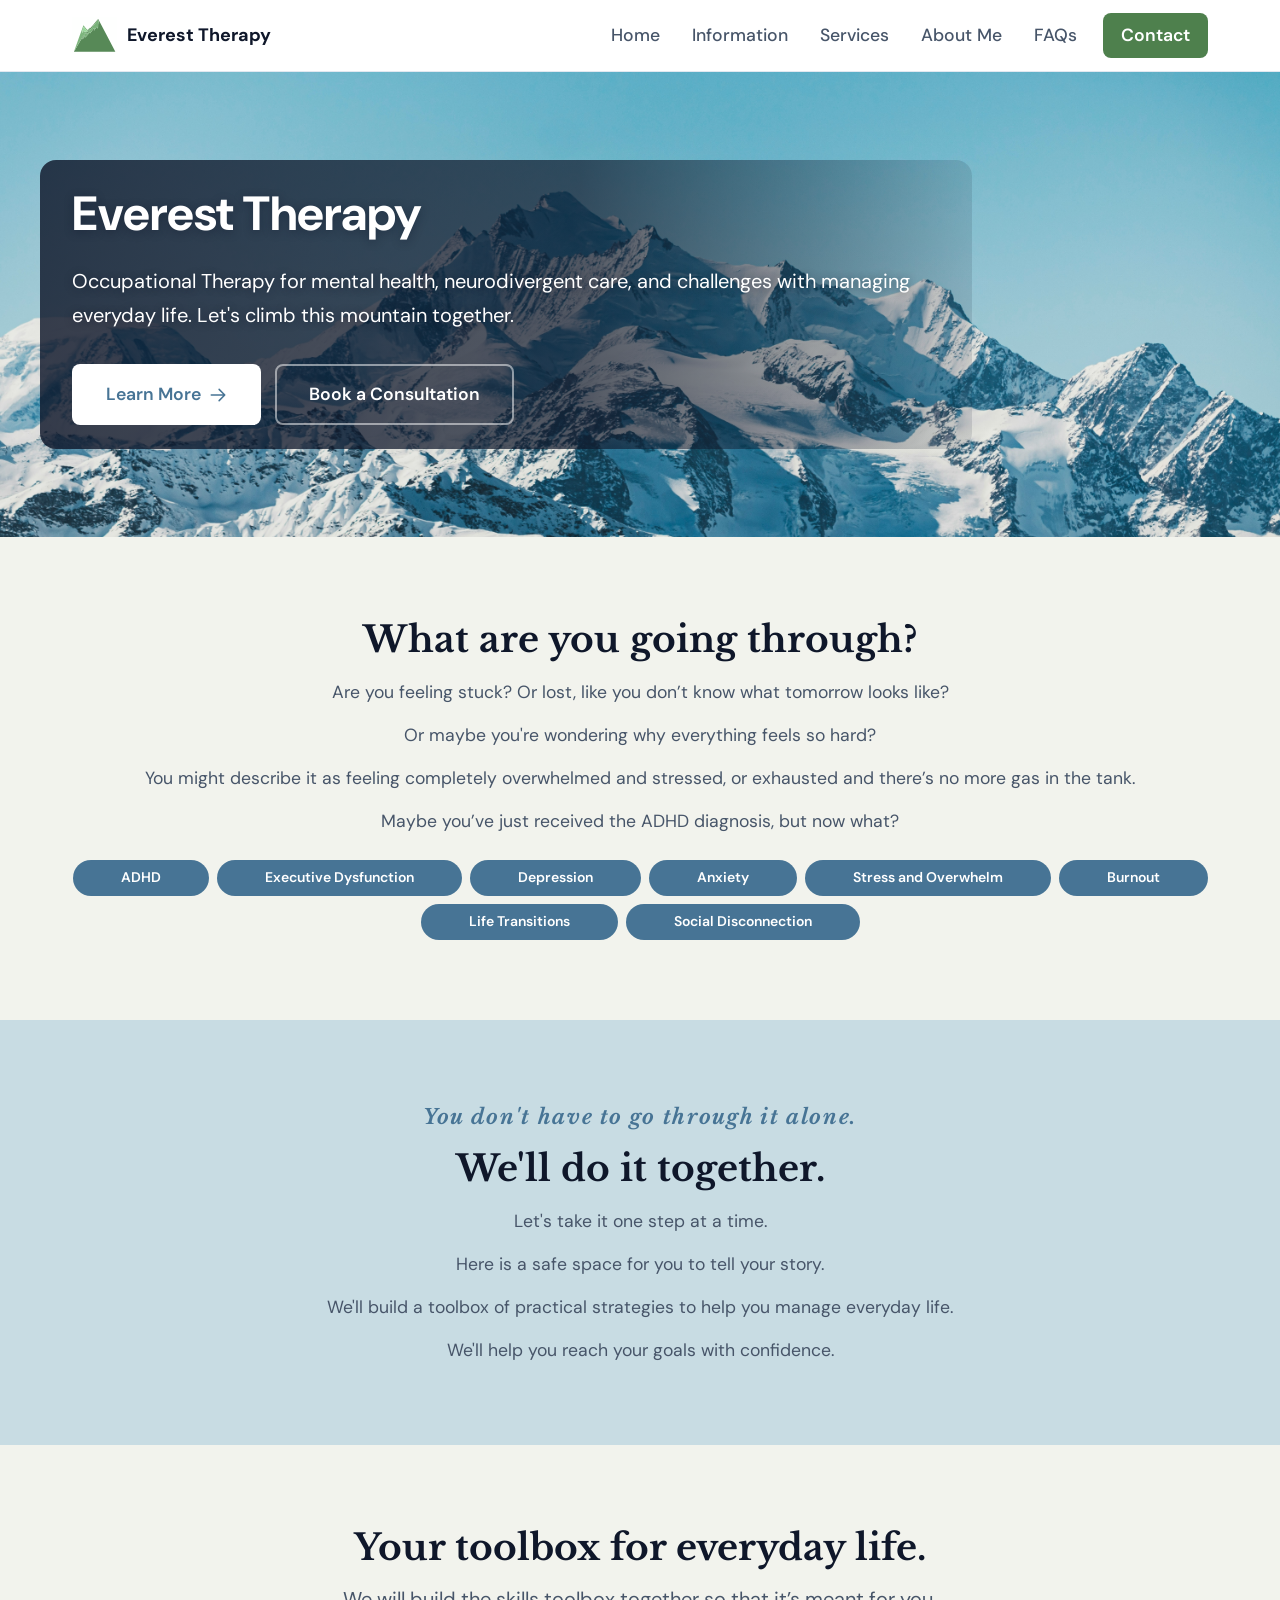
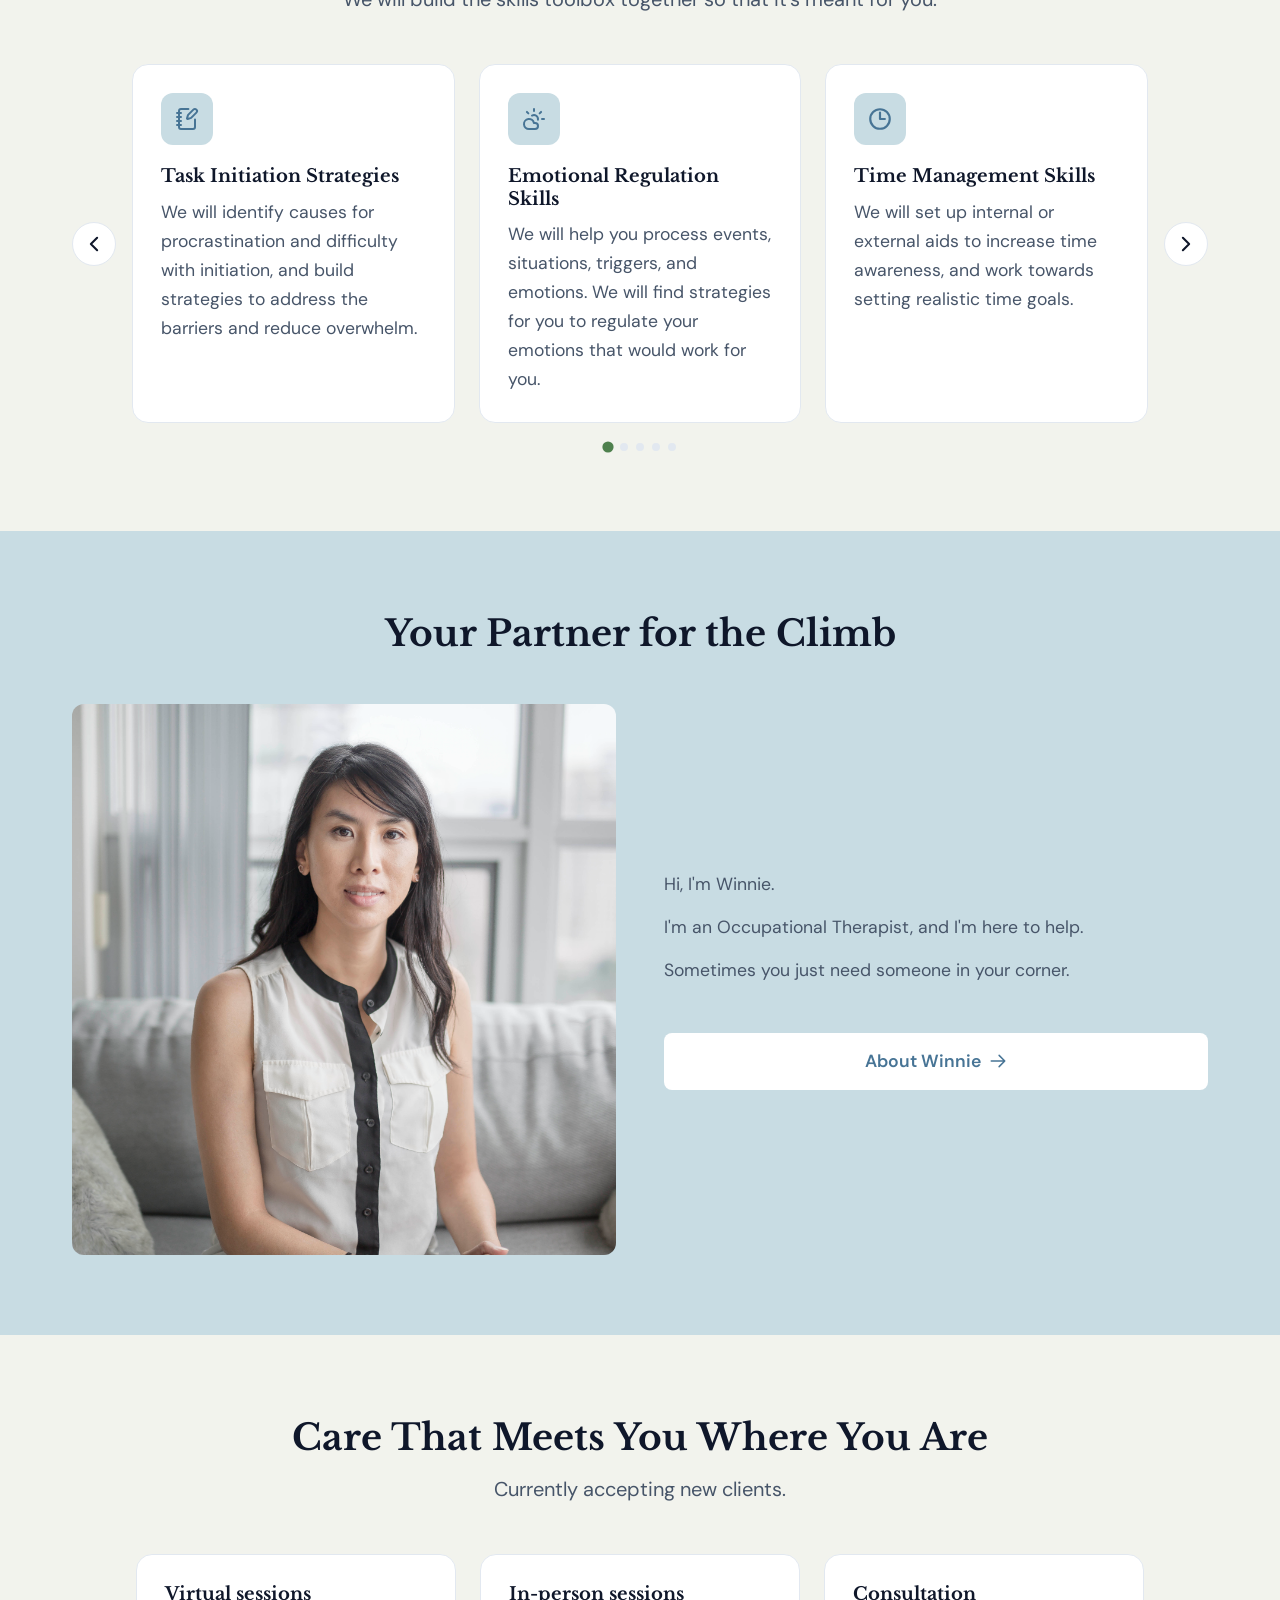
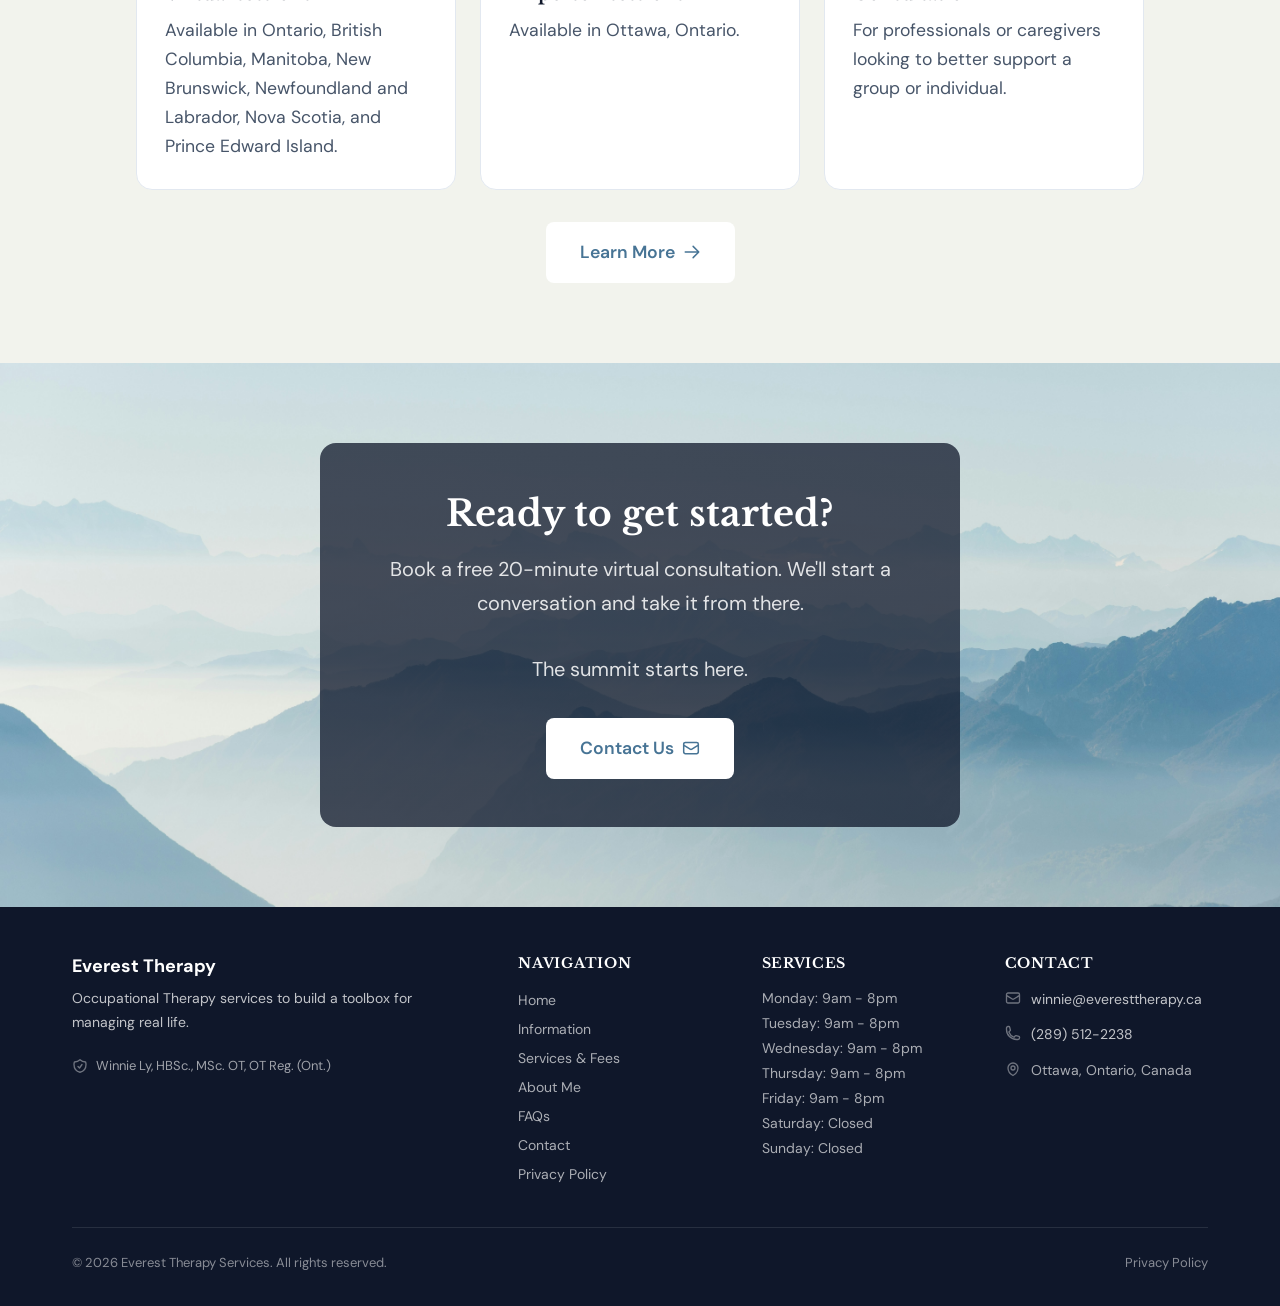
<file: index.html>
﻿<!DOCTYPE html>
<html lang="en">
<head>
  <meta charset="UTF-8">
  <meta name="viewport" content="width=device-width, initial-scale=1.0">
  <meta name="description" content="Professional occupational therapy services. OT Reg. (Ont.) registered. Supporting independence, wellbeing, and quality of life. Free initial consultation available.">
  <title>Everest Therapy — Occupational Therapist</title>

  <link rel="preload" as="image" href="images/header2.jpg" fetchpriority="high">
  <link rel="preconnect" href="https://fonts.googleapis.com">
  <link rel="preconnect" href="https://fonts.gstatic.com" crossorigin>
  <link href="https://fonts.googleapis.com/css2?family=Libre+Baskerville:wght@400;700&family=DM+Sans:wght@300;400;500;700&display=swap" rel="stylesheet">
  <link rel="stylesheet" href="css/styles.css">
</head>
<body class="page-wrapper">

  <a href="#main-content" class="skip-link">Skip to main content</a>

  <!-- —— Header ——————————————————————————————————— -->
  <header class="site-header" role="banner">
    <nav class="nav-container" aria-label="Main navigation">
      <a href="./" class="nav-logo" aria-label="Everest Therapy — Home">
        <img src="images/logo.svg" alt="" aria-hidden="true" class="nav-logo-img" height="36">
        <span>Everest Therapy</span>
      </a>
      <button class="nav-toggle" id="nav-toggle"
              aria-expanded="false" aria-controls="nav-menu"
              aria-label="Toggle navigation menu">
        <span class="bar"></span>
        <span class="bar"></span>
        <span class="bar"></span>
      </button>
      <ul class="nav-menu" id="nav-menu" role="list">
        <li><a href="./"           class="nav-link">Home</a></li>
        <li><a href="information/" class="nav-link">Information</a></li>
        <li><a href="services/"    class="nav-link">Services</a></li>
        <li><a href="about/"       class="nav-link">About Me</a></li>
        <li><a href="faqs/"        class="nav-link">FAQs</a></li>
        <li><a href="contact/"     class="nav-link nav-link--cta">Contact</a></li>
      </ul>
    </nav>
  </header>

  <!-- —— Main ———————————————————————————————————— -->
  <main id="main-content">

    <!-- Hero -->
    <section class="hero" aria-labelledby="hero-heading">
      <div class="container">
        <div class="hero-inner">
          <div class="hero-content">
            <h1 id="hero-heading">Everest Therapy</h1>
            <p class="lead">Occupational Therapy for mental health, neurodivergent care, and challenges with managing everyday life. Let's climb this mountain together.</p>

            <div class="hero-actions">
              <a href="information/" class="btn btn--primary btn--lg">
                Learn More
                <svg xmlns="http://www.w3.org/2000/svg" width="18" height="18" fill="none" viewBox="0 0 24 24" stroke-width="2" stroke="currentColor" aria-hidden="true"><path stroke-linecap="round" stroke-linejoin="round" d="M13.5 4.5L21 12m0 0l-7.5 7.5M21 12H3"/></svg>
              </a>
              <a href="contact/" class="btn btn--secondary btn--lg">Book a Consultation</a>
            </div>
        </div>
      </div>
      </div>
    </section>

    <!-- What are you going through? -->
    <section class="section section--white" aria-labelledby="services-heading">
      <div class="container">
        <div class="info-block info-block--single text-center">
          <div class="info-block-content">
            <h2 id="about-heading">What are you going through?</h2>
            <p>Are you feeling stuck? Or lost, like you don’t know what tomorrow looks like? </p>
            <p>Or maybe you're wondering why everything feels so hard? </p>
            <p>You might describe it as feeling completely overwhelmed and stressed, or exhausted and there’s no more gas in the tank. </p>
            <p>Maybe you’ve just received the ADHD diagnosis, but now what?</p>
            <div class="condition-badges">
              <span class="badge badge--blue-1">ADHD</span>
              <span class="badge badge--blue-1">Executive Dysfunction</span>
              <span class="badge badge--blue-1">Depression</span>
              <span class="badge badge--blue-1">Anxiety</span>
              <span class="badge badge--blue-1">Stress and Overwhelm</span>
              <span class="badge badge--blue-1">Burnout</span>
              <span class="badge badge--blue-1">Life Transitions</span>
              <span class="badge badge--blue-1">Social Disconnection</span>
            </div>
          </div>
        </div>
      </div>
    </section>

    <!-- You don't have to go through it alone -->
    <section class="section section--alt" aria-labelledby="about-heading">
      <div class="container">
        <div class="info-block info-block--single text-center">
          <div class="info-block-content">
            <span class="section-subtitle"><i>You don't have to go through it alone.</i></span>
            <h2 id="about-heading">We'll do it together.</h2>
            <p>Let's take it one step at a time. </p>
            <p>Here is a safe space for you to tell your story. </p>
            <p>We'll build a toolbox of practical strategies to help you manage everyday life. </p>
            <p>We'll help you reach your goals with confidence. </p>
           

          </div>
        </div>
      </div>
    </section>

    <!-- Toolbox -->
    <section class="section section--white" aria-labelledby="benefits-heading">
      <div class="container">
        <header class="section-header text-center">
          <!-- <span class="section-subtitle">Our Approach</span> -->
          <h2 id="benefits-heading">Your toolbox for everyday life.</h2>
          <p class="lead">We will build the skills toolbox together so that it’s meant for you.</p>
        </header>

        <div class="carousel" id="toolbox-carousel" aria-roledescription="carousel" aria-label="Toolbox">
          <div class="carousel-wrapper">
            <button class="carousel-btn carousel-btn--prev" aria-label="Previous slide">
              <svg xmlns="http://www.w3.org/2000/svg" width="20" height="20" fill="none" viewBox="0 0 24 24" stroke-width="2.5" stroke="currentColor" aria-hidden="true"><path stroke-linecap="round" stroke-linejoin="round" d="M15.75 19.5L8.25 12l7.5-7.5"/></svg>
            </button>
            <div class="carousel-viewport">
              <div class="carousel-track">

              <article class="card">
                <div class="card-icon" aria-hidden="true">
                  <svg xmlns="http://www.w3.org/2000/svg" width="24" height="24" viewBox="0 0 24 24" fill="none" stroke="currentColor" stroke-width="2" stroke-linecap="round" stroke-linejoin="round" class="lucide lucide-notebook-pen-icon lucide-notebook-pen"><path d="M13.4 2H6a2 2 0 0 0-2 2v16a2 2 0 0 0 2 2h12a2 2 0 0 0 2-2v-7.4"/><path d="M2 6h4"/><path d="M2 10h4"/><path d="M2 14h4"/><path d="M2 18h4"/><path d="M21.378 5.626a1 1 0 1 0-3.004-3.004l-5.01 5.012a2 2 0 0 0-.506.854l-.837 2.87a.5.5 0 0 0 .62.62l2.87-.837a2 2 0 0 0 .854-.506z"/></svg>
                </div>
                <h3>Task Initiation Strategies</h3>
                <p>We will identify causes for procrastination and difficulty with initiation, and build strategies to address the barriers and reduce overwhelm.</p>
              </article>

              <article class="card">
                <div class="card-icon" aria-hidden="true">
                  <svg xmlns="http://www.w3.org/2000/svg" width="24" height="24" viewBox="0 0 24 24" fill="none" stroke="currentColor" stroke-width="2" stroke-linecap="round" stroke-linejoin="round" class="lucide lucide-cloud-sun-icon lucide-cloud-sun"><path d="M12 2v2"/><path d="m4.93 4.93 1.41 1.41"/><path d="M20 12h2"/><path d="m19.07 4.93-1.41 1.41"/><path d="M15.947 12.65a4 4 0 0 0-5.925-4.128"/><path d="M13 22H7a5 5 0 1 1 4.9-6H13a3 3 0 0 1 0 6Z"/></svg>
                </div>
                <h3>Emotional Regulation Skills</h3>
                <p>We will help you process events, situations, triggers, and emotions. We will find strategies for you to regulate your emotions that would work for you.</p>
              </article>

              <article class="card">
                <div class="card-icon" aria-hidden="true">
                  <svg xmlns="http://www.w3.org/2000/svg" width="26" height="26" fill="none" viewBox="0 0 24 24" stroke-width="2" stroke="currentColor"><path stroke-linecap="round" stroke-linejoin="round" d="M12 6v6h4.5m4.5 0a9 9 0 11-18 0 9 9 0 0118 0z"/></svg>
                </div>
                <h3>Time Management Skills</h3>
                <p>We will set up internal or external aids to increase time awareness, and work towards setting realistic time goals.</p>
              </article>

              <article class="card">
                <div class="card-icon" aria-hidden="true">
                  <svg xmlns="http://www.w3.org/2000/svg" width="26" height="26" fill="none" viewBox="0 0 24 24" stroke-width="2" stroke="currentColor"><path stroke-linecap="round" stroke-linejoin="round" d="M21 8.25c0-2.485-2.099-4.5-4.688-4.5-1.935 0-3.597 1.126-4.312 2.733-.715-1.607-2.377-2.733-4.313-2.733C5.1 3.75 3 5.765 3 8.25c0 7.22 9 12 9 12s9-4.78 9-12z"/></svg>
                </div>
                <h3>Increase Self-Compassion</h3>
                <p>We will increase awareness of any automatic negative thoughts, process the contents of negative self-talk, and restructure your relationship with you.</p>
              </article>

              <article class="card">
                <div class="card-icon" aria-hidden="true">
                  <svg xmlns="http://www.w3.org/2000/svg" width="24" height="24" viewBox="0 0 24 24" fill="none" stroke="currentColor" stroke-width="2" stroke-linecap="round" stroke-linejoin="round" class="lucide lucide-moon-star-icon lucide-moon-star"><path d="M18 5h4"/><path d="M20 3v4"/><path d="M20.985 12.486a9 9 0 1 1-9.473-9.472c.405-.022.617.46.402.803a6 6 0 0 0 8.268 8.268c.344-.215.825-.004.803.401"/></svg>
                </div>
                <h3>Sleep Hygiene Routines</h3>
                <p>We will discuss your sleep goals, consider your current nighttime routine and modify it to support your sleep. </p>
              </article>

              <article class="card">
                <div class="card-icon" aria-hidden="true">
                  <svg xmlns="http://www.w3.org/2000/svg" width="26" height="26" fill="none" viewBox="0 0 24 24" stroke-width="2" stroke="currentColor"><path stroke-linecap="round" stroke-linejoin="round" d="M20.25 14.15v4.25c0 1.094-.787 2.036-1.872 2.18-2.087.277-4.216.42-6.378.42s-4.291-.143-6.378-.42c-1.085-.144-1.872-1.086-1.872-2.18v-4.25m16.5 0a2.18 2.18 0 00.75-1.661V8.706c0-1.081-.768-2.015-1.837-2.175a48.114 48.114 0 00-3.413-.387m4.5 8.006c-.194.165-.42.295-.673.38A23.978 23.978 0 0112 15.75c-2.648 0-5.195-.429-7.577-1.22a2.016 2.016 0 01-.673-.38m0 0A2.18 2.18 0 013 12.489V8.706c0-1.081.768-2.015 1.837-2.175a48.111 48.111 0 013.413-.387m7.5 0V5.25A2.25 2.25 0 0013.5 3h-3a2.25 2.25 0 00-2.25 2.25v.894m7.5 0a48.667 48.667 0 00-7.5 0M12 12.75h.008v.008H12v-.008z"/></svg>
                </div>
                <h3>Work on a Resume and Job Applications</h3>
                <p>We will work on resume writing and practice practical skills towards job seeking.</p>
              </article>

              <article class="card">
                <div class="card-icon" aria-hidden="true">
                  <svg xmlns="http://www.w3.org/2000/svg" width="24" height="24" viewBox="0 0 24 24" fill="none" stroke="currentColor" stroke-width="2" stroke-linecap="round" stroke-linejoin="round" class="lucide lucide-users-icon lucide-users"><path d="M16 21v-2a4 4 0 0 0-4-4H6a4 4 0 0 0-4 4v2"/><path d="M16 3.128a4 4 0 0 1 0 7.744"/><path d="M22 21v-2a4 4 0 0 0-3-3.87"/><circle cx="9" cy="7" r="4"/></svg>
                </div>
                <h3>Social Skills and Connections</h3>
                <p>We will help you strengthen your social skills, communication skills, and help you build connections. </p>
              </article>

            </div>
            </div>
            <button class="carousel-btn carousel-btn--next" aria-label="Next slide">
              <svg xmlns="http://www.w3.org/2000/svg" width="20" height="20" fill="none" viewBox="0 0 24 24" stroke-width="2.5" stroke="currentColor" aria-hidden="true"><path stroke-linecap="round" stroke-linejoin="round" d="M8.25 4.5l7.5 7.5-7.5 7.5"/></svg>
            </button>
          </div>
          <div class="carousel-dots" role="list" aria-label="Slide navigation"></div>
        </div>
        <div class=" text-center">
        <!-- <p class="lead" style="margin-top:2.5rem; ">
          Currently accepting new clients
        </p> -->
        </div>
      </div>
    </section>
    <!-- About Me -->
    <section class="section section--alt" aria-labelledby="about-heading">
              <header class="section-header text-center">
          <h2 id="services-heading">Your Partner for the Climb</h2>
          <!-- <span class="section-subtitle"><i>Meet Winnie, Occupational Therapist</i></span> -->
        </header>
      <div class="container">
        <div class="info-block">
            <img src="images/winniecouch2.png" alt="Winnie sitting on a couch" style="width: 100%; border-radius: var(--radius-lg); display: block;">
          <div class="info-block-content">
            <p >Hi, I'm Winnie.</p>
            <p >I'm an Occupational Therapist, and I'm here to help.</p>
            <p >Sometimes you just need someone in your corner.</p>
            <div style="margin-top: 1.5rem;">
              <!-- <p><strong>Winnie</strong></p>
              <p>HBSc., MSc. OT, OT Reg. (Ont.)</p> -->
            </div>
            <a href="about/" class="btn btn--primary" style="margin-top: 1.5rem;">
              About Winnie
              <svg xmlns="http://www.w3.org/2000/svg" width="18" height="18" fill="none" viewBox="0 0 24 24" stroke-width="2" stroke="currentColor" aria-hidden="true"><path stroke-linecap="round" stroke-linejoin="round" d="M13.5 4.5L21 12m0 0l-7.5 7.5M21 12H3"/></svg>
            </a>
          </div>
        </div>
      </div>
    </section>
    <!-- Services Overview -->
    <section class="section section--white" aria-labelledby="services-heading">
      <div class="container">
        <header class="section-header text-center">
          <h2 id="services-heading">Care That Meets You Where You Are</h2>
          <p class="lead">Currently accepting new clients.</p>
        </header>
        <div class="carousel services-carousel" id="services-overview-carousel" aria-roledescription="carousel" aria-label="Care options">
          <div class="carousel-wrapper">
            <div class="carousel-viewport">
              <div class="carousel-track">
                <article class="card">
                  <!-- <div class="card-icon" aria-hidden="true">
                    <svg xmlns="http://www.w3.org/2000/svg" width="26" height="26" fill="none" viewBox="0 0 24 24" stroke-width="2" stroke="currentColor"><path stroke-linecap="round" stroke-linejoin="round" d="M9 5H7a2 2 0 00-2 2v12a2 2 0 002 2h10a2 2 0 002-2V7a2 2 0 00-2-2h-2M9 5a2 2 0 002 2h2a2 2 0 002-2M9 5a2 2 0 012-2h2a2 2 0 012 2m-3 7h3m-3 4h3m-6-4h.01M9 16h.01"/></svg>
                  </div> -->
                  <h3>Virtual sessions</h3>
                  <p>Available in Ontario, British Columbia, Manitoba, New Brunswick, Newfoundland and Labrador, Nova Scotia, and Prince Edward Island. </p>
                </article>

                <article class="card">
                  <!-- <div class="card-icon" aria-hidden="true">
                    <svg xmlns="http://www.w3.org/2000/svg" width="26" height="26" fill="none" viewBox="0 0 24 24" stroke-width="2" stroke="currentColor"><path stroke-linecap="round" stroke-linejoin="round" d="M2.25 12l8.954-8.955c.44-.439 1.152-.439 1.591 0L21.75 12M4.5 9.75v10.125c0 .621.504 1.125 1.125 1.125H9.75v-4.875c0-.621.504-1.125 1.125-1.125h2.25c.621 0 1.125.504 1.125 1.125V21h4.125c.621 0 1.125-.504 1.125-1.125V9.75M8.25 21h8.25"/></svg>
                  </div> -->
                  <h3>In-person sessions</h3>
                  <p>Available in Ottawa, Ontario.</p>
                </article>

                <article class="card">
                  <!-- <div class="card-icon" aria-hidden="true">
                    <svg xmlns="http://www.w3.org/2000/svg" width="26" height="26" fill="none" viewBox="0 0 24 24" stroke-width="2" stroke="currentColor"><path stroke-linecap="round" stroke-linejoin="round" d="M21 8.25c0-2.485-2.099-4.5-4.688-4.5-1.935 0-3.597 1.126-4.312 2.733-.715-1.607-2.377-2.733-4.313-2.733C5.1 3.75 3 5.765 3 8.25c0 7.22 9 12 9 12s9-4.78 9-12z"/></svg>
                  </div> -->
                  <h3>Consultation</h3>
                  <p>For professionals or caregivers looking to better support a group or individual.</p>
                </article>
              </div>
            </div>
          </div>
          <div class="carousel-controls" aria-label="Care option controls">
            <button class="carousel-btn carousel-btn--prev" aria-label="Previous care option">
              <svg xmlns="http://www.w3.org/2000/svg" width="20" height="20" fill="none" viewBox="0 0 24 24" stroke-width="2.5" stroke="currentColor" aria-hidden="true"><path stroke-linecap="round" stroke-linejoin="round" d="M15.75 19.5L8.25 12l7.5-7.5"/></svg>
            </button>
            <button class="carousel-btn carousel-btn--next" aria-label="Next care option">
              <svg xmlns="http://www.w3.org/2000/svg" width="20" height="20" fill="none" viewBox="0 0 24 24" stroke-width="2.5" stroke="currentColor" aria-hidden="true"><path stroke-linecap="round" stroke-linejoin="round" d="M8.25 4.5l7.5 7.5-7.5 7.5"/></svg>
            </button>
          </div>
          <div class="carousel-dots" role="list" aria-label="Care option navigation"></div>
        </div>
        <div class="text-center" style="margin-top: 2rem;">
          <a href="services/" class="btn btn--primary btn--lg">
            Learn More
            
            <svg xmlns="http://www.w3.org/2000/svg" width="18" height="18" fill="none" viewBox="0 0 24 24" stroke-width="2" stroke="currentColor" aria-hidden="true"><path stroke-linecap="round" stroke-linejoin="round" d="M13.5 4.5L21 12m0 0l-7.5 7.5M21 12H3"/></svg>
          </a>
        </div>
      </div>
    </section>

    <!-- CTA Banner -->
    <section class="section section--dark" aria-labelledby="cta-heading">
      <div class="container text-center">
        <!-- <span class="section-subtitle">Get Started Today</span> -->
        <h2 id="cta-heading">Ready to get started?  </h2>
        <p class="lead" style="margin:1rem auto 2rem">Book a free 20-minute virtual consultation. We'll start a conversation and take it from there.</p>
        <p class="lead" style="margin:1rem auto 2rem">The summit starts here.</p>
        <a href="contact/" class="btn btn--primary btn--lg">
          Contact Us
          <svg xmlns="http://www.w3.org/2000/svg" width="18" height="18" fill="none" viewBox="0 0 24 24" stroke-width="2" stroke="currentColor" aria-hidden="true"><path stroke-linecap="round" stroke-linejoin="round" d="M21.75 6.75v10.5a2.25 2.25 0 01-2.25 2.25h-15a2.25 2.25 0 01-2.25-2.25V6.75m19.5 0A2.25 2.25 0 0019.5 4.5h-15a2.25 2.25 0 00-2.25 2.25m19.5 0v.243a2.25 2.25 0 01-1.07 1.916l-7.5 4.615a2.25 2.25 0 01-2.36 0L3.32 8.91a2.25 2.25 0 01-1.07-1.916V6.75"/></svg>
        </a>
      </div>
    </section>

  </main>

  <!-- —— Footer ——————————————————————————————————— -->
  <footer class="site-footer" role="contentinfo">
    <div class="container">
      <div class="footer-grid">
        <div class="footer-brand-text">
          <h3>Everest Therapy</h3>
          <p>Occupational Therapy services to build a toolbox for managing real life.</p>
          <div class="footer-reg">
            <svg xmlns="http://www.w3.org/2000/svg" width="16" height="16" fill="none" viewBox="0 0 24 24" stroke-width="2" stroke="currentColor" aria-hidden="true"><path stroke-linecap="round" stroke-linejoin="round" d="M9 12.75L11.25 15 15 9.75m-3-7.036A11.959 11.959 0 013.598 6 11.99 11.99 0 003 9.749c0 5.592 3.824 10.29 9 11.623 5.176-1.332 9-6.03 9-11.622 0-1.31-.21-2.571-.598-3.751h-.152c-3.196 0-6.1-1.248-8.25-3.285z"/></svg>
            <span>Winnie Ly, HBSc., MSc. OT, OT Reg. (Ont.)</span>
          </div>
        </div>

        <div class="footer-col">
          <h4>Navigation</h4>
          <ul class="footer-links" role="list">
            <li><a href="./">Home</a></li>
            <li><a href="information/">Information</a></li>
            <li><a href="services/">Services &amp; Fees</a></li>
            <li><a href="about/">About Me</a></li>
            <li><a href="faqs/">FAQs</a></li>
            <li><a href="contact/">Contact</a></li>
            <li><a href="privacy/">Privacy Policy</a></li>
          </ul>
        </div>

        <div class="footer-col">
          <h4>Services</h4>
          <ul class="footer-links" role="list">
            <li>Monday: 9am - 8pm</li>
            <li>Tuesday: 9am - 8pm</li>
            <li>Wednesday: 9am - 8pm</li>
            <li>Thursday: 9am - 8pm</li>
            <li>Friday: 9am - 8pm</li>
            <li>Saturday: Closed</li>
            <li>Sunday: Closed</li>
          </ul>
        </div>

        <div class="footer-col">
          <h4>Contact</h4>
          <div class="footer-contact-item">
            <svg xmlns="http://www.w3.org/2000/svg" width="16" height="16" fill="none" viewBox="0 0 24 24" stroke-width="2" stroke="currentColor" aria-hidden="true"><path stroke-linecap="round" stroke-linejoin="round" d="M21.75 6.75v10.5a2.25 2.25 0 01-2.25 2.25h-15a2.25 2.25 0 01-2.25-2.25V6.75m19.5 0A2.25 2.25 0 0019.5 4.5h-15a2.25 2.25 0 00-2.25 2.25m19.5 0v.243a2.25 2.25 0 01-1.07 1.916l-7.5 4.615a2.25 2.25 0 01-2.36 0L3.32 8.91a2.25 2.25 0 01-1.07-1.916V6.75"/></svg>
            <a href="mailto:winnie@everesttherapy.ca">winnie@everesttherapy.ca</a>
          </div>
          <div class="footer-contact-item">
            <svg xmlns="http://www.w3.org/2000/svg" width="16" height="16" fill="none" viewBox="0 0 24 24" stroke-width="2" stroke="currentColor" aria-hidden="true"><path stroke-linecap="round" stroke-linejoin="round" d="M2.25 6.75c0 8.284 6.716 15 15 15h2.25a2.25 2.25 0 002.25-2.25v-1.372c0-.516-.351-.966-.852-1.091l-4.423-1.106c-.44-.11-.902.055-1.173.417l-.97 1.293c-.282.376-.769.542-1.21.38a12.035 12.035 0 01-7.143-7.143c-.162-.441.004-.928.38-1.21l1.293-.97c.363-.271.527-.734.417-1.173L6.963 3.102a1.125 1.125 0 00-1.091-.852H4.5A2.25 2.25 0 002.25 4.5v2.25z"/></svg>
            <a href="tel:(289) 512-2238">(289) 512-2238</a>
          </div>
          <div class="footer-contact-item">
            <svg xmlns="http://www.w3.org/2000/svg" width="16" height="16" fill="none" viewBox="0 0 24 24" stroke-width="2" stroke="currentColor" aria-hidden="true"><path stroke-linecap="round" stroke-linejoin="round" d="M15 10.5a3 3 0 11-6 0 3 3 0 016 0z"/><path stroke-linecap="round" stroke-linejoin="round" d="M19.5 10.5c0 7.142-7.5 11.25-7.5 11.25S4.5 17.642 4.5 10.5a7.5 7.5 0 1115 0z"/></svg>
            <span>Ottawa, Ontario, Canada</span>
          </div>
        </div>
      </div>

      <div class="footer-bottom">
        <span>&copy; <span id="year"></span> Everest Therapy Services. All rights reserved.</span>
        <a href="privacy/">Privacy Policy</a>
      </div>
    </div>
  </footer>

  <button class="back-to-top" id="back-to-top" aria-label="Back to top of page">
    <svg xmlns="http://www.w3.org/2000/svg" width="20" height="20" fill="none" viewBox="0 0 24 24" stroke-width="2.5" stroke="currentColor" aria-hidden="true"><path stroke-linecap="round" stroke-linejoin="round" d="M4.5 10.5L12 3m0 0l7.5 7.5M12 3v18"/></svg>
  </button>

  <script>document.getElementById('year').textContent = new Date().getFullYear();</script>
  <script src="js/main.js"></script>
</body>
</html>
</file>
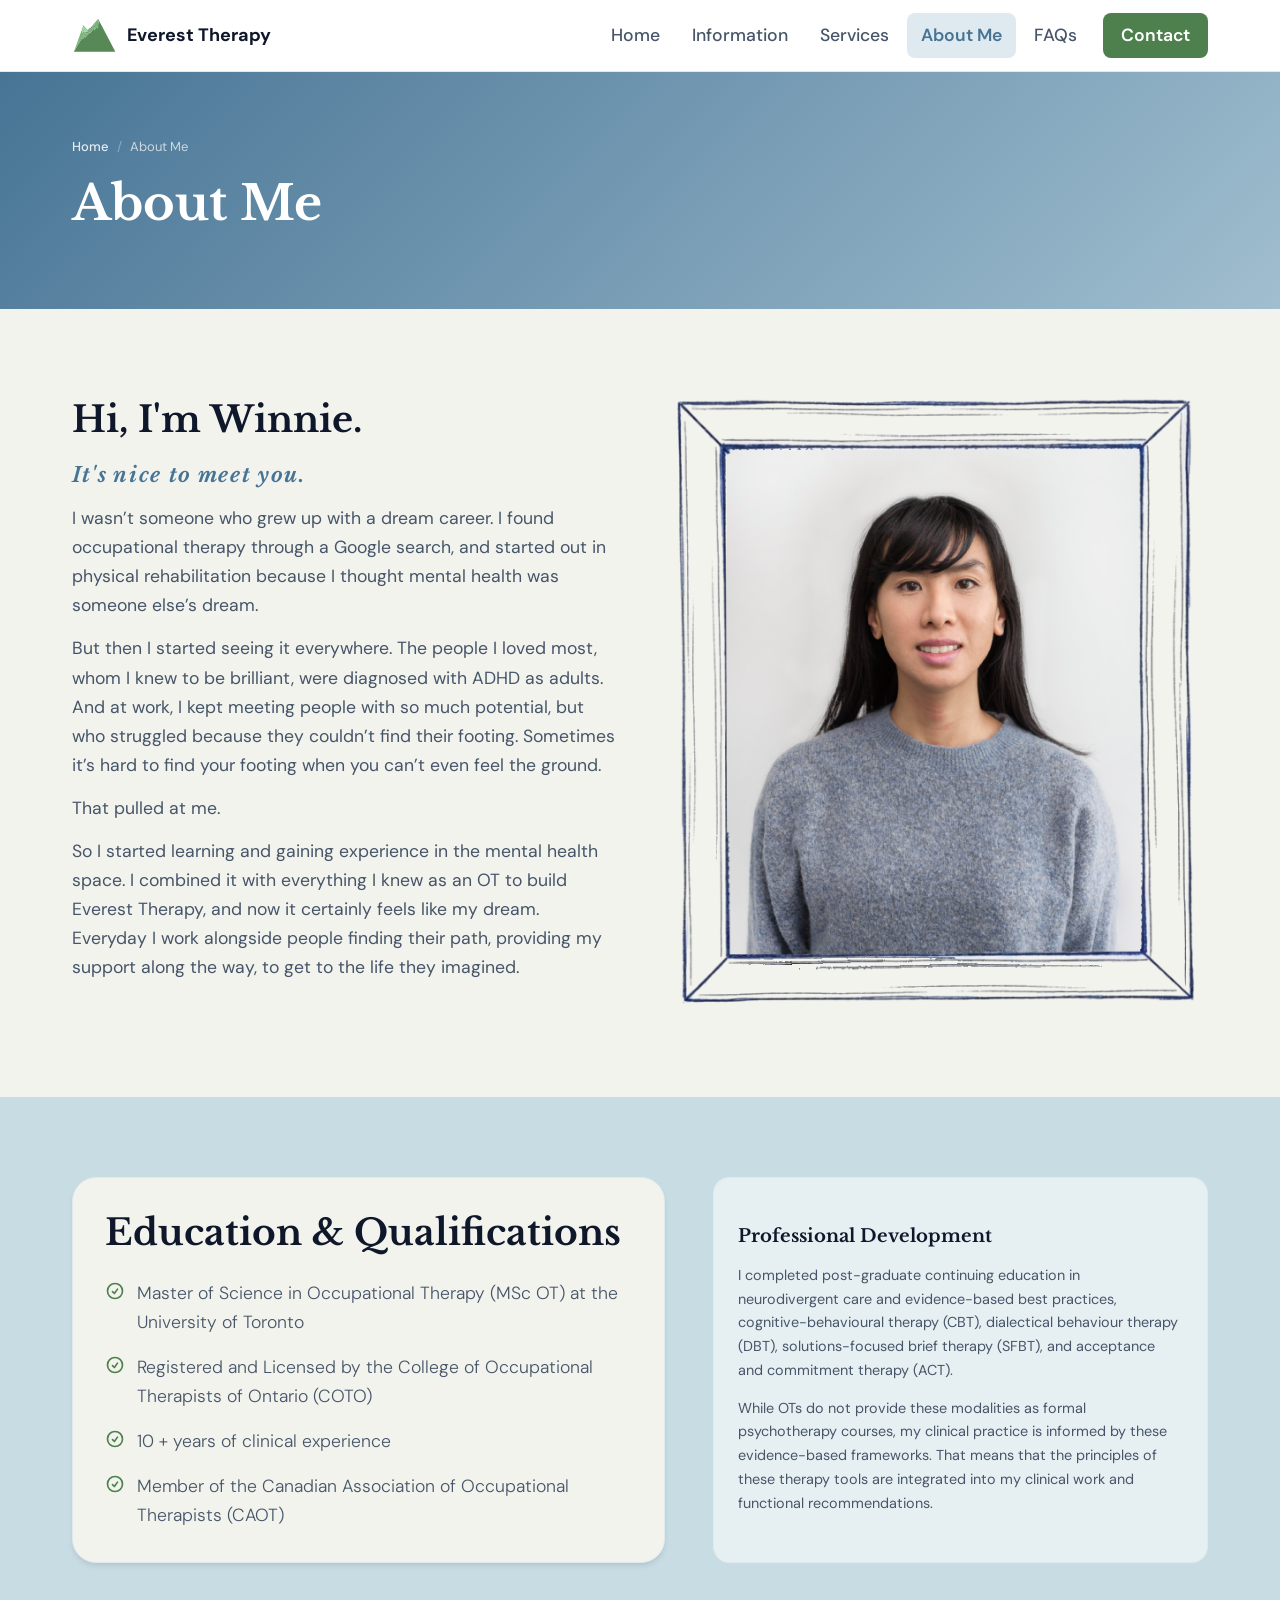
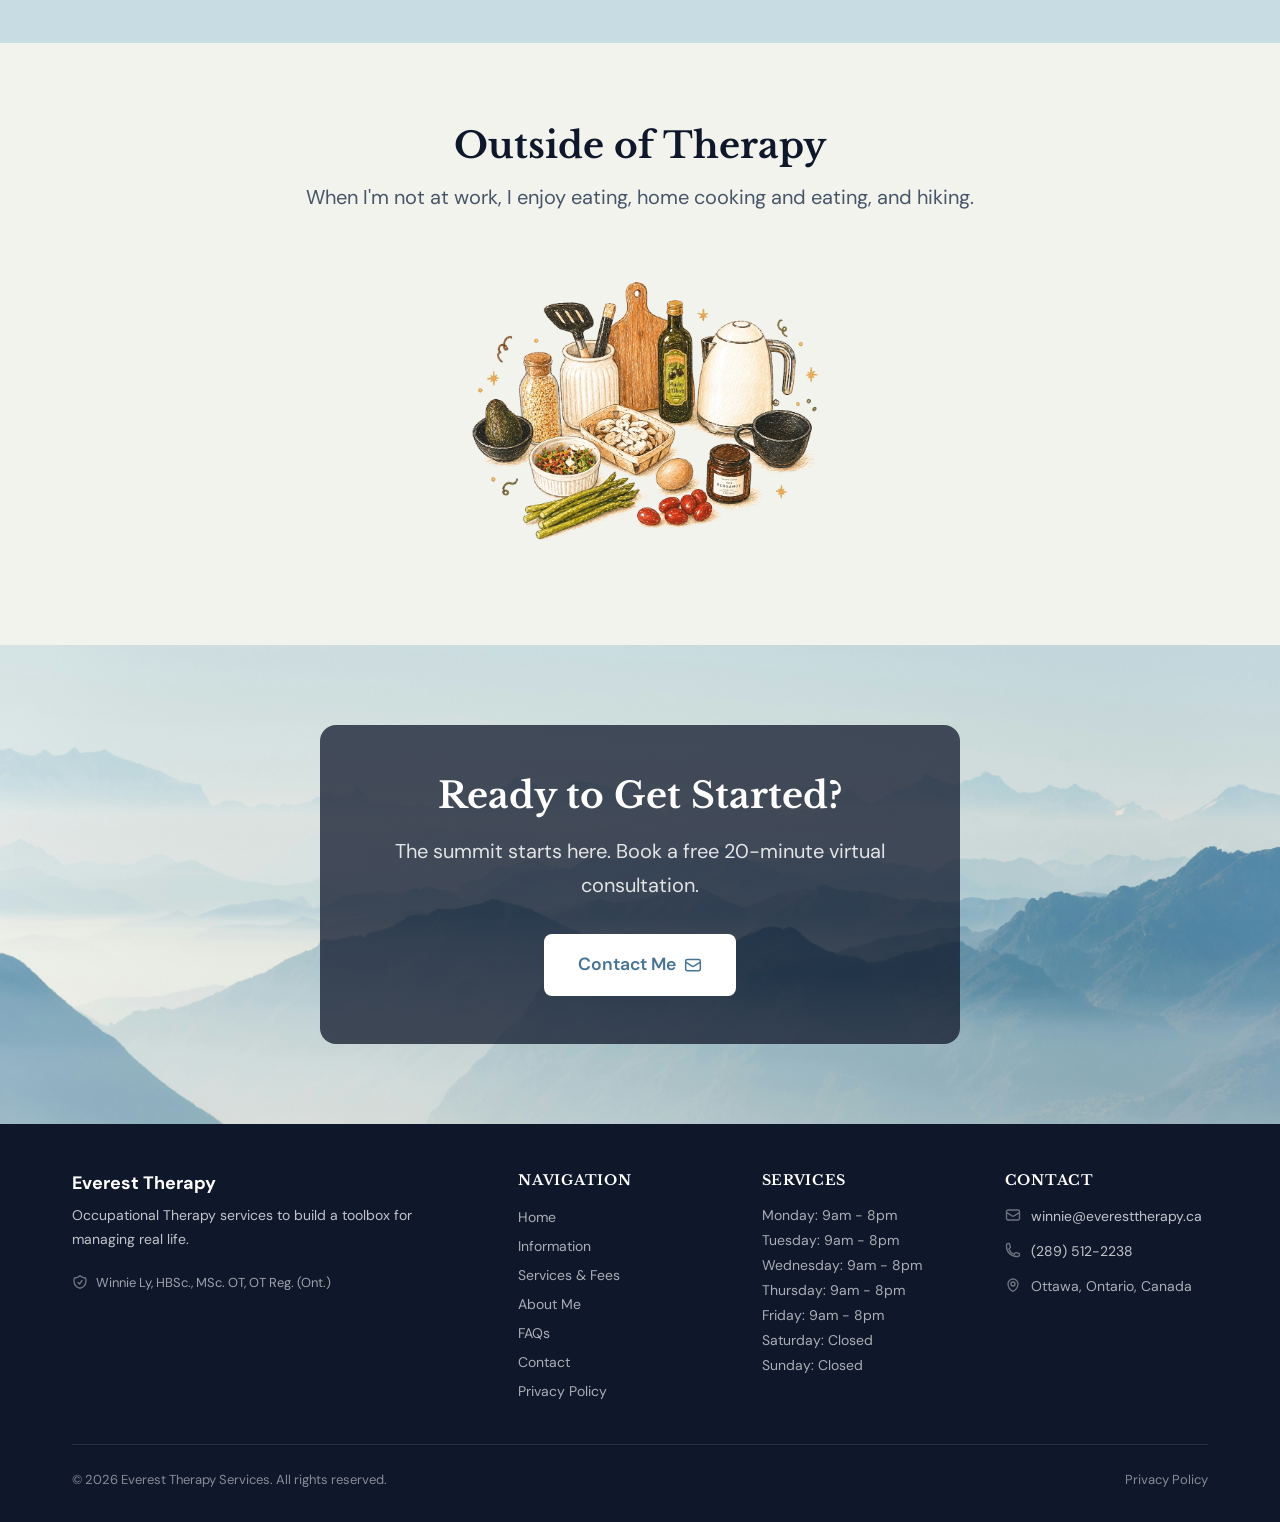
<file: about/index.html>
<!DOCTYPE html>
<html lang="en">
<head>
  <meta charset="UTF-8">
  <meta name="viewport" content="width=device-width, initial-scale=1.0">
  <meta name="description" content="Meet [Your Name], OT Reg. (Ont.) registered Occupational Therapist and founder of Everest Therapy. Learn about her background, training, and life outside of work.">
  <title>About Me — Everest Therapy</title>

  <link rel="preconnect" href="https://fonts.googleapis.com">
  <link rel="preconnect" href="https://fonts.gstatic.com" crossorigin>
  <link href="https://fonts.googleapis.com/css2?family=Libre+Baskerville:wght@400;700&family=DM+Sans:wght@300;400;500;700&display=swap" rel="stylesheet">
  <link rel="stylesheet" href="../css/styles.css">
</head>
<body class="page-wrapper">

  <a href="#main-content" class="skip-link">Skip to main content</a>

  <!-- —— Header ——————————————————————————————————— -->
  <header class="site-header" role="banner">
    <nav class="nav-container" aria-label="Main navigation">
      <a href="../" class="nav-logo" aria-label="Everest Therapy — Home">
        <img src="../images/logo.svg" alt="" aria-hidden="true" class="nav-logo-img" height="36">
        <span>Everest Therapy</span>
      </a>
      <button class="nav-toggle" id="nav-toggle"
              aria-expanded="false" aria-controls="nav-menu"
              aria-label="Toggle navigation menu">
        <span class="bar"></span>
        <span class="bar"></span>
        <span class="bar"></span>
      </button>
      <ul class="nav-menu" id="nav-menu" role="list">
        <li><a href="../"              class="nav-link">Home</a></li>
        <li><a href="../information/"  class="nav-link">Information</a></li>
        <li><a href="../services/"     class="nav-link">Services</a></li>
        <li><a href="./"               class="nav-link active">About Me</a></li>
        <li><a href="../faqs/"         class="nav-link">FAQs</a></li>
        <li><a href="../contact/"      class="nav-link nav-link--cta">Contact</a></li>
      </ul>
    </nav>
  </header>

  <!-- —— Main ———————————————————————————————————— -->
  <main id="main-content">

    <!-- Page Banner -->
    <section class="page-banner" aria-labelledby="page-heading">
      <div class="container">
        <nav aria-label="Breadcrumb">
          <ol class="breadcrumb" role="list">
            <li><a href="../">Home</a></li>
            <li class="breadcrumb-sep" aria-hidden="true">/</li>
            <li aria-current="page">About Me</li>
          </ol>
        </nav>
        <h1 id="page-heading">About Me</h1>
        
      </div>
    </section>

    <!-- About Me — Photo & Intro -->
    <section class="section section--white" aria-labelledby="about-intro-heading">
      <div class="container">
        <div class="info-block">
          <div class="info-block-content">
            
            <h2 id="about-intro-heading">Hi, I&#39;m Winnie. </h2>
            <span class="section-subtitle"><em>It&#39;s nice to meet you.</em></span>
            <p>I wasn’t someone who grew up with a dream career. I found occupational therapy through a Google search, and started out in physical rehabilitation because I thought mental health was someone else’s dream. </p>
            <p>But then I started seeing it everywhere. The people I loved most, whom I knew to be brilliant, were diagnosed with ADHD as adults. And at work, I kept meeting people with so much potential, but who struggled because they couldn’t find their footing. Sometimes it’s hard to find your footing when you can’t even feel the ground. </p>
            <p>That pulled at me.</p>
            <p>So I started learning and gaining experience in the mental health space. I combined it with everything I knew as an OT to build Everest Therapy, and now it certainly feels like my dream. Everyday I work alongside people finding their path, providing my support along the way, to get to the life they imagined.</p>

            <div style="display:flex;flex-wrap:wrap;gap:.875rem;margin-top:1.75rem">
             
            </div>
          </div>
          <div style="padding:0;display:flex;justify-content:center;align-items:center">
            <img src="../images/winnieblue.png"
                 alt="[Your Name], Occupational Therapist and founder of Everest Therapy"
                 style="width:100%;border-radius:var(--radius-2xl);object-fit:cover;display:block">
          </div>
        </div>
      </div>
    </section>

    <!-- Education & Training -->
    <section class="section section--alt" aria-labelledby="education-heading">
      <div class="container">
        <div class="info-block education-training-block">

          <div class="info-block-visual education-qualifications">
            <!-- <span class="section-subtitle">Education &amp; Training</span> -->
            <h2 id="education-heading">Education &amp; Qualifications</h2>
            <ul class="info-check-list" role="list">
              <li class="info-check-item">
                <svg xmlns="http://www.w3.org/2000/svg" width="20" height="20" fill="none" viewBox="0 0 24 24" stroke-width="2" stroke="currentColor" aria-hidden="true"><path stroke-linecap="round" stroke-linejoin="round" d="M9 12.75L11.25 15 15 9.75M21 12a9 9 0 11-18 0 9 9 0 0118 0z"/></svg>
                Master of Science in Occupational Therapy (MSc OT) at the University of Toronto
              </li>
              <li class="info-check-item">
                <svg xmlns="http://www.w3.org/2000/svg" width="20" height="20" fill="none" viewBox="0 0 24 24" stroke-width="2" stroke="currentColor" aria-hidden="true"><path stroke-linecap="round" stroke-linejoin="round" d="M9 12.75L11.25 15 15 9.75M21 12a9 9 0 11-18 0 9 9 0 0118 0z"/></svg>
              	Registered and Licensed by the College of Occupational Therapists of Ontario (COTO)
              </li>
              <li class="info-check-item">
                <svg xmlns="http://www.w3.org/2000/svg" width="20" height="20" fill="none" viewBox="0 0 24 24" stroke-width="2" stroke="currentColor" aria-hidden="true"><path stroke-linecap="round" stroke-linejoin="round" d="M9 12.75L11.25 15 15 9.75M21 12a9 9 0 11-18 0 9 9 0 0118 0z"/></svg>
              	10 + years of clinical experience
              </li>
              <li class="info-check-item">
                <svg xmlns="http://www.w3.org/2000/svg" width="20" height="20" fill="none" viewBox="0 0 24 24" stroke-width="2" stroke="currentColor" aria-hidden="true"><path stroke-linecap="round" stroke-linejoin="round" d="M9 12.75L11.25 15 15 9.75M21 12a9 9 0 11-18 0 9 9 0 0118 0z"/></svg>
              	Member of the Canadian Association of Occupational Therapists (CAOT)
              </li>
              
            </ul>
          </div>

          <div class="info-block-content professional-development">
            <h3>Professional Development</h3>
            <p>I completed post-graduate continuing education in neurodivergent care and evidence-based best practices, cognitive-behavioural therapy (CBT), dialectical behaviour therapy (DBT), solutions-focused brief therapy (SFBT), and acceptance and commitment therapy (ACT). </p>
            <p>While OTs do not provide these modalities as formal psychotherapy courses, my clinical practice is informed by these evidence-based frameworks. That means that the principles of these therapy tools are integrated into my clinical work and functional recommendations. </p>
          </div>

        </div>
      </div>
    </section>

    <!-- Outside of Work -->
    <section class="section section--white" aria-labelledby="outside-work-heading">
      <div class="container">
        <header class="section-header text-center">
          <!-- <span class="section-subtitle">Outside of Work</span> -->
          <h2 id="outside-work-heading">Outside of Therapy</h2>
          <p class="lead">When I'm not at work, I enjoy eating, home cooking and eating, and hiking.</p>
        </header>
          <img style="max-width: 40%;margin-left: auto; margin-right: auto;"src="../images/kitchen.png" alt="" aria-hidden="true">
        
          

        <!-- <div class="card-grid">
          <article class="card">
            <div class="card-icon" aria-hidden="true">
              <svg xmlns="http://www.w3.org/2000/svg" width="26" height="26" fill="none" viewBox="0 0 24 24" stroke-width="2" stroke="currentColor"><path stroke-linecap="round" stroke-linejoin="round" d="M3.75 3.75v4.5m0-4.5h4.5m-4.5 0L9 9M3.75 20.25v-4.5m0 4.5h4.5m-4.5 0L9 15M20.25 3.75h-4.5m4.5 0v4.5m0-4.5L15 9m5.25 11.25h-4.5m4.5 0v-4.5m0 4.5L15 15"/></svg>
            </div>
            <h3>[Hobby or Interest #1]</h3>
            <p>[Describe this hobby in 1–2 sentences. For example: I love spending time outdoors — whether that is hiking local trails or finding a quiet spot by the water. Nature has always been my reset button.]</p>
          </article>

          <article class="card">
            <div class="card-icon" aria-hidden="true">
              <svg xmlns="http://www.w3.org/2000/svg" width="26" height="26" fill="none" viewBox="0 0 24 24" stroke-width="2" stroke="currentColor"><path stroke-linecap="round" stroke-linejoin="round" d="M12 6.042A8.967 8.967 0 006 3.75c-1.052 0-2.062.18-3 .512v14.25A8.987 8.987 0 016 18c2.305 0 4.408.867 6 2.292m0-14.25a8.966 8.966 0 016-2.292c1.052 0 2.062.18 3 .512v14.25A8.987 8.987 0 0018 18a8.967 8.967 0 00-6 2.292m0-14.25v14.25"/></svg>
            </div>
            <h3>[Hobby or Interest #2]</h3>
            <p>[Describe this hobby in 1–2 sentences. For example: I am an avid reader — particularly drawn to non-fiction, psychology, and the occasional good novel. Books have always been a way for me to keep learning and stay curious.]</p>
          </article>

          <article class="card">
            <div class="card-icon" aria-hidden="true">
              <svg xmlns="http://www.w3.org/2000/svg" width="26" height="26" fill="none" viewBox="0 0 24 24" stroke-width="2" stroke="currentColor"><path stroke-linecap="round" stroke-linejoin="round" d="M21 8.25c0-2.485-2.099-4.5-4.688-4.5-1.935 0-3.597 1.126-4.312 2.733-.715-1.607-2.377-2.733-4.313-2.733C5.1 3.75 3 5.765 3 8.25c0 7.22 9 12 9 12s9-4.78 9-12z"/></svg>
            </div>
            <h3>[Hobby or Interest #3]</h3>
            <p>[Describe this hobby in 1–2 sentences. For example: I find a lot of joy in cooking and trying new recipes — it is creative, grounding, and one of the best ways I know to unwind after a busy week.]</p>
          </article>
        </div> -->
      </div>
    </section>

    <!-- CTA -->
    <section class="section section--dark" aria-labelledby="about-cta-heading">
      <div class="container text-center">
        <!-- <span class="section-subtitle">Get in Touch</span> -->
        <h2 id="about-cta-heading">Ready to Get Started?</h2>
        <p class="lead" style="margin:1rem auto 2rem">The summit starts here. Book a free 20-minute virtual consultation.</p>
        <div style="display:flex;flex-wrap:wrap;gap:1rem;justify-content:center">
          <a href="../contact/" class="btn btn--primary btn--lg">
            Contact Me
            <svg xmlns="http://www.w3.org/2000/svg" width="18" height="18" fill="none" viewBox="0 0 24 24" stroke-width="2" stroke="currentColor" aria-hidden="true"><path stroke-linecap="round" stroke-linejoin="round" d="M21.75 6.75v10.5a2.25 2.25 0 01-2.25 2.25h-15a2.25 2.25 0 01-2.25-2.25V6.75m19.5 0A2.25 2.25 0 0019.5 4.5h-15a2.25 2.25 0 00-2.25 2.25m19.5 0v.243a2.25 2.25 0 01-1.07 1.916l-7.5 4.615a2.25 2.25 0 01-2.36 0L3.32 8.91a2.25 2.25 0 01-1.07-1.916V6.75"/></svg>
          </a>
        </div>
      </div>
    </section>

  </main>

  <!-- —— Footer ——————————————————————————————————— -->
  <footer class="site-footer" role="contentinfo">
    <div class="container">
      <div class="footer-grid">
        <div class="footer-brand-text">
          <h3>Everest Therapy</h3>
          <p>Occupational Therapy services to build a toolbox for managing real life.</p>
          <div class="footer-reg">
            <svg xmlns="http://www.w3.org/2000/svg" width="16" height="16" fill="none" viewBox="0 0 24 24" stroke-width="2" stroke="currentColor" aria-hidden="true"><path stroke-linecap="round" stroke-linejoin="round" d="M9 12.75L11.25 15 15 9.75m-3-7.036A11.959 11.959 0 013.598 6 11.99 11.99 0 003 9.749c0 5.592 3.824 10.29 9 11.623 5.176-1.332 9-6.03 9-11.622 0-1.31-.21-2.571-.598-3.751h-.152c-3.196 0-6.1-1.248-8.25-3.285z"/></svg>
            <span>Winnie Ly, HBSc., MSc. OT, OT Reg. (Ont.)</span>
          </div>
        </div>

        <div class="footer-col">
          <h4>Navigation</h4>
          <ul class="footer-links" role="list">
            <li><a href="../">Home</a></li>
            <li><a href="../information/">Information</a></li>
            <li><a href="../services/">Services &amp; Fees</a></li>
            <li><a href="./">About Me</a></li>
            <li><a href="../faqs/">FAQs</a></li>
            <li><a href="../contact/">Contact</a></li>
            <li><a href="../privacy/">Privacy Policy</a></li>
          </ul>
        </div>

        <div class="footer-col">
          <h4>Services</h4>
          <ul class="footer-links" role="list">
            <li>Monday: 9am - 8pm</li>
            <li>Tuesday: 9am - 8pm</li>
            <li>Wednesday: 9am - 8pm</li>
            <li>Thursday: 9am - 8pm</li>
            <li>Friday: 9am - 8pm</li>
            <li>Saturday: Closed</li>
            <li>Sunday: Closed</li>
          </ul>
        </div>

        <div class="footer-col">
          <h4>Contact</h4>
          <div class="footer-contact-item">
            <svg xmlns="http://www.w3.org/2000/svg" width="16" height="16" fill="none" viewBox="0 0 24 24" stroke-width="2" stroke="currentColor" aria-hidden="true"><path stroke-linecap="round" stroke-linejoin="round" d="M21.75 6.75v10.5a2.25 2.25 0 01-2.25 2.25h-15a2.25 2.25 0 01-2.25-2.25V6.75m19.5 0A2.25 2.25 0 0019.5 4.5h-15a2.25 2.25 0 00-2.25 2.25m19.5 0v.243a2.25 2.25 0 01-1.07 1.916l-7.5 4.615a2.25 2.25 0 01-2.36 0L3.32 8.91a2.25 2.25 0 01-1.07-1.916V6.75"/></svg>
            <a href="mailto:winnie@everesttherapy.ca">winnie@everesttherapy.ca</a>
          </div>
          <div class="footer-contact-item">
            <svg xmlns="http://www.w3.org/2000/svg" width="16" height="16" fill="none" viewBox="0 0 24 24" stroke-width="2" stroke="currentColor" aria-hidden="true"><path stroke-linecap="round" stroke-linejoin="round" d="M2.25 6.75c0 8.284 6.716 15 15 15h2.25a2.25 2.25 0 002.25-2.25v-1.372c0-.516-.351-.966-.852-1.091l-4.423-1.106c-.44-.11-.902.055-1.173.417l-.97 1.293c-.282.376-.769.542-1.21.38a12.035 12.035 0 01-7.143-7.143c-.162-.441.004-.928.38-1.21l1.293-.97c.363-.271.527-.734.417-1.173L6.963 3.102a1.125 1.125 0 00-1.091-.852H4.5A2.25 2.25 0 002.25 4.5v2.25z"/></svg>
            <a href="tel:[YourPhoneNumber]">(289) 512-2238</a>
          </div>
          <div class="footer-contact-item">
            <svg xmlns="http://www.w3.org/2000/svg" width="16" height="16" fill="none" viewBox="0 0 24 24" stroke-width="2" stroke="currentColor" aria-hidden="true"><path stroke-linecap="round" stroke-linejoin="round" d="M15 10.5a3 3 0 11-6 0 3 3 0 016 0z"/><path stroke-linecap="round" stroke-linejoin="round" d="M19.5 10.5c0 7.142-7.5 11.25-7.5 11.25S4.5 17.642 4.5 10.5a7.5 7.5 0 1115 0z"/></svg>
            <span>Ottawa, Ontario, Canada</span>
          </div>
        </div>
      </div>

      <div class="footer-bottom">
        <span>&copy; <span id="year"></span>  Everest Therapy Services. All rights reserved.</span>
        <a href="../privacy/">Privacy Policy</a>
      </div>
    </div>
  </footer>

  <button class="back-to-top" id="back-to-top" aria-label="Back to top of page">
    <svg xmlns="http://www.w3.org/2000/svg" width="20" height="20" fill="none" viewBox="0 0 24 24" stroke-width="2.5" stroke="currentColor" aria-hidden="true"><path stroke-linecap="round" stroke-linejoin="round" d="M4.5 10.5L12 3m0 0l7.5 7.5M12 3v18"/></svg>
  </button>

  <script>document.getElementById('year').textContent = new Date().getFullYear();</script>
  <script src="../js/main.js"></script>
</body>
</html>
</file>
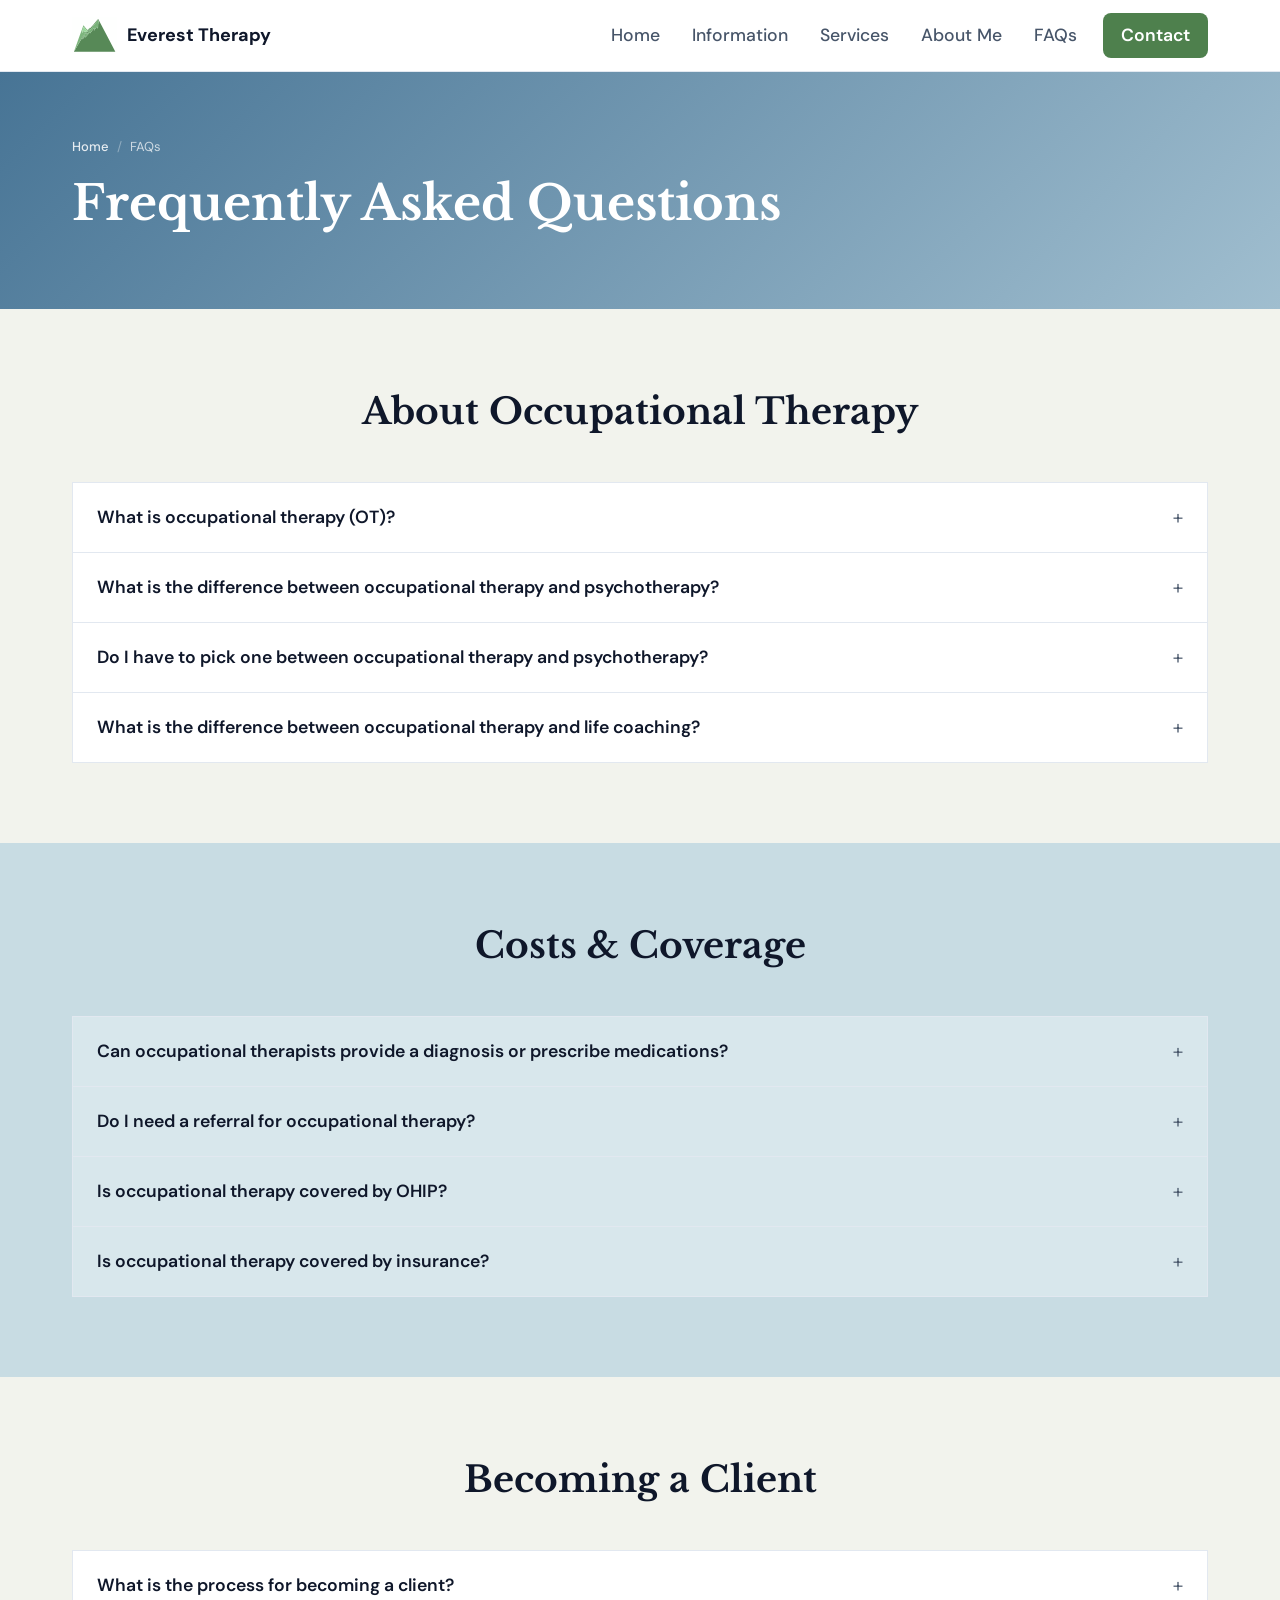
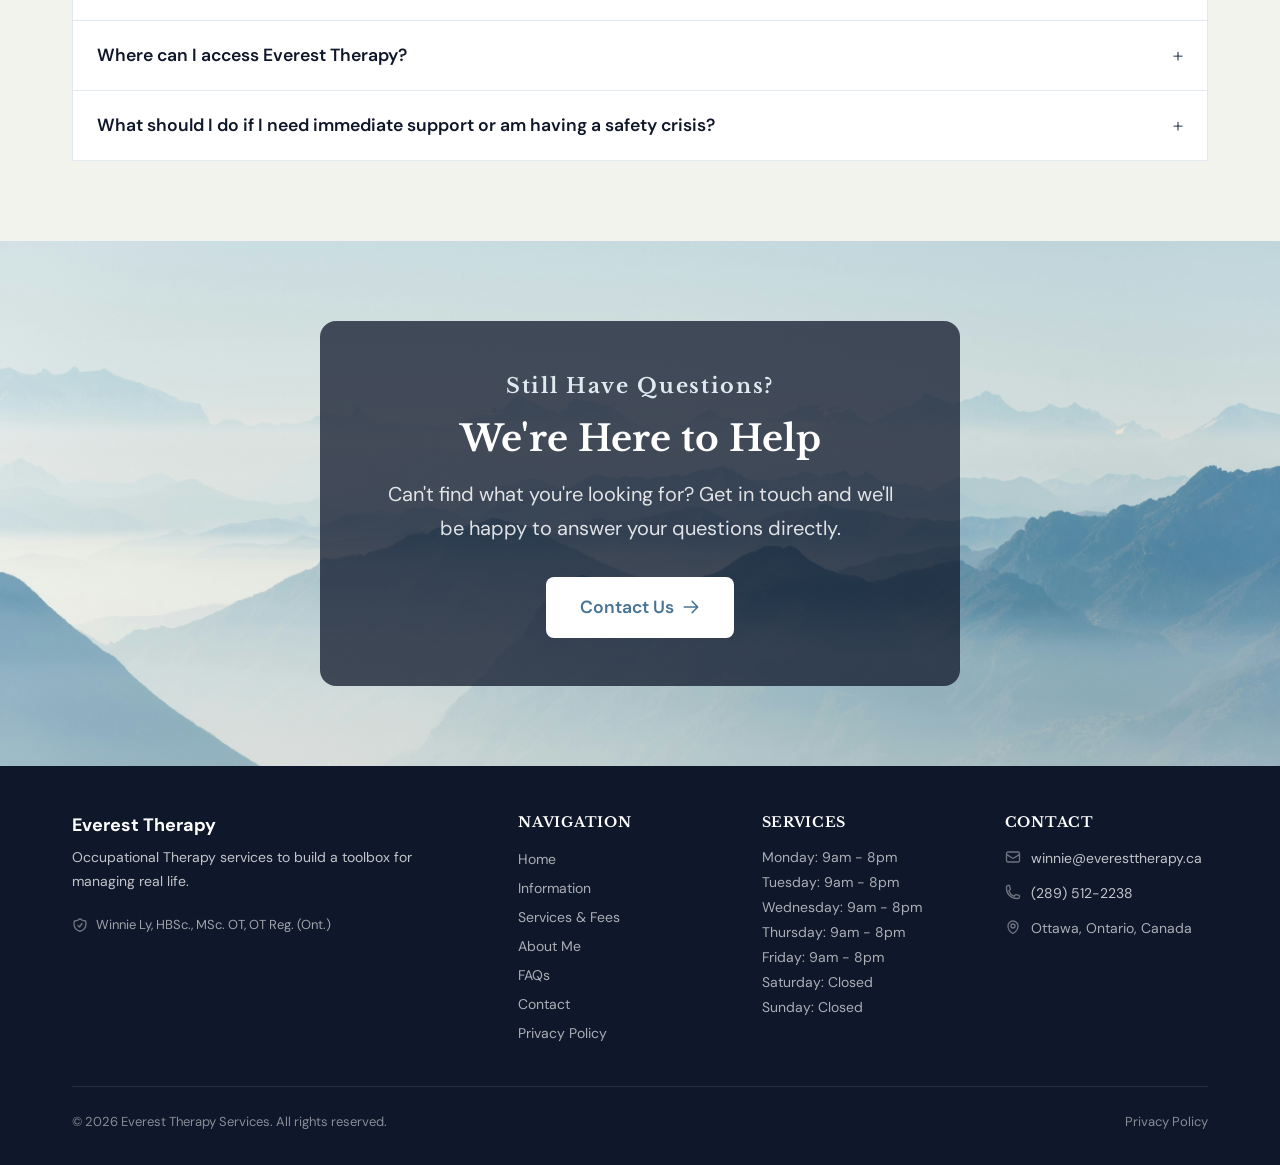
<file: faqs/index.html>
<!DOCTYPE html>
<html lang="en">
<head>
  <meta charset="UTF-8">
  <meta name="viewport" content="width=device-width, initial-scale=1.0">
  <meta name="description" content="Frequently asked questions about Everest Therapy and our occupational therapy services. Find answers about booking, sessions, costs, and more.">
  <title>FAQs — Everest Therapy</title>

  <link rel="preconnect" href="https://fonts.googleapis.com">
  <link rel="preconnect" href="https://fonts.gstatic.com" crossorigin>
  <link href="https://fonts.googleapis.com/css2?family=Libre+Baskerville:wght@400;700&family=DM+Sans:wght@300;400;500;700&display=swap" rel="stylesheet">
  <link rel="stylesheet" href="../css/styles.css">
</head>
<body class="page-wrapper">

  <a href="#main-content" class="skip-link">Skip to main content</a>

  <!-- —— Header ——————————————————————————————————— -->
  <header class="site-header" role="banner">
    <nav class="nav-container" aria-label="Main navigation">
      <a href="../" class="nav-logo" aria-label="Everest Therapy — Home">
        <img src="../images/logo.svg" alt="" aria-hidden="true" class="nav-logo-img" height="36">
        <span>Everest Therapy</span>
      </a>
      <button class="nav-toggle" id="nav-toggle"
              aria-expanded="false" aria-controls="nav-menu"
              aria-label="Toggle navigation menu">
        <span class="bar"></span>
        <span class="bar"></span>
        <span class="bar"></span>
      </button>
      <ul class="nav-menu" id="nav-menu" role="list">
        <li><a href="../"             class="nav-link">Home</a></li>
        <li><a href="../information/" class="nav-link">Information</a></li>
        <li><a href="../services/"    class="nav-link">Services</a></li>
        <li><a href="../about/"       class="nav-link">About Me</a></li>
        <li><a href="./"              class="nav-link">FAQs</a></li>
        <li><a href="../contact/"     class="nav-link nav-link--cta">Contact</a></li>
      </ul>
    </nav>
  </header>

  <!-- —— Main ———————————————————————————————————— -->
  <main id="main-content">

    <!-- Page Banner -->
    <section class="page-banner" aria-labelledby="page-heading">
      <div class="container">
        <nav aria-label="Breadcrumb">
          <ol class="breadcrumb" role="list">
            <li><a href="../">Home</a></li>
            <li class="breadcrumb-sep" aria-hidden="true">/</li>
            <li aria-current="page">FAQs</li>
          </ol>
        </nav>
        <h1 id="page-heading">Frequently Asked Questions</h1>
        <!-- <p class="lead">Answers to common questions about occupational therapy and working with Everest Therapy.</p> -->
      </div>
    </section>

    <!-- About OT -->
    <section class="section section--white" aria-labelledby="about-ot-faq-heading">
      <div class="container">
        <header class="section-header text-center">
          <!-- <span class="section-subtitle">Understanding OT</span> -->
          <h2 id="about-ot-faq-heading">About Occupational Therapy</h2>
        </header>

        <div class="faq-accordion">

          <details class="faq-item">
            <summary class="faq-question">What is occupational therapy (OT)?</summary>
            <div class="faq-answer">
              <p>OTs take a functional approach at dealing with your challenges. We treat ADHD, Autism, depression, anxiety, and the stressors of life. We focus on strengthening your skills and building a toolbox to help you manage everyday life and achieve your goals with confidence.</p>
            </div>
          </details>

          <details class="faq-item">
            <summary class="faq-question">What is the difference between occupational therapy and psychotherapy?</summary>
            <div class="faq-answer">
              <p>Psychotherapy is primarily a talk-based therapy to understand and process feelings, thoughts and trauma — uncovering the reasons why you feel or act the way you do. OT includes supportive counselling around mood and emotions, but the focus is on building skills to manage your concerns and creating a practical toolbox of strategies for everyday life.</p>
            </div>
          </details>

          <details class="faq-item">
            <summary class="faq-question">Do I have to pick one between occupational therapy and psychotherapy?</summary>
            <div class="faq-answer">
              <p>No, not at all. People who attend both therapies often find them complementary. Psychotherapy helps you discover yourself and why you feel and act the way you do. OT then gives you the toolbox to handle those challenges and apply it to real life.</p>
            </div>
          </details>

          <details class="faq-item">
            <summary class="faq-question">What is the difference between occupational therapy and life coaching?</summary>
            <div class="faq-answer">
              <p>The biggest difference is regulation and clinical training. Life coaching is not a regulated profession in Canada and does not require certification or licensing. OTs are regulated healthcare professionals licensed by a provincial regulatory body, trained at an accredited university, and use an evidence-based approach to help you tackle everyday life with confidence.</p>
            </div>
          </details>

        </div>
      </div>
    </section>

    <!-- Coverage & Access -->
    <section class="section section--alt" aria-labelledby="coverage-faq-heading">
      <div class="container">
        <header class="section-header text-center">
          <!-- <span class="section-subtitle">Coverage &amp; Access</span> -->
          <h2 id="coverage-faq-heading">Costs &amp; Coverage</h2>
        </header>

        <div class="faq-accordion">

          <details class="faq-item">
            <summary class="faq-question">Can occupational therapists provide a diagnosis or prescribe medications?</summary>
            <div class="faq-answer">
              <p>No, OTs cannot diagnose or prescribe medications in Canada. Psychiatrists, Psychologists, Family Doctors, and Nurse Practitioners are able to diagnose. Only Psychiatrists, medical doctors, and Nurse Practitioners can prescribe medications.</p>
            </div>
          </details>

          <details class="faq-item">
            <summary class="faq-question">Do I need a referral for occupational therapy?</summary>
            <div class="faq-answer">
              <p>No, you do not need a referral to start OT. If you're interested in a complimentary initial consultation, <a href="../contact/">contact us</a> directly and we'll take it from there.</p>
            </div>
          </details>

          <details class="faq-item">
            <summary class="faq-question">Is occupational therapy covered by OHIP?</summary>
            <div class="faq-answer">
              <p>No, unfortunately private OT is not covered by OHIP.</p>
            </div>
          </details>

          <details class="faq-item">
            <summary class="faq-question">Is occupational therapy covered by insurance?</summary>
            <div class="faq-answer">
              <p>It depends on your insurance plan and coverage. Check your plan specifically for 'Occupational Therapy' — some plans also allow use of a Health Spending Account. If you have coverage, a receipt will be provided for you to submit for reimbursement. Note that in Ontario, OTs are not able to bill directly to insurance.</p>
            </div>
          </details>
        </div>
      </div>
    </section>

    <!-- Getting Started -->
    <section class="section section--white" aria-labelledby="getting-started-faq-heading">
      <div class="container">
        <header class="section-header text-center">
          <!-- <span class="section-subtitle">Getting Started</span> -->
          <h2 id="getting-started-faq-heading">Becoming a Client</h2>
        </header>

        <div class="faq-accordion">

          <details class="faq-item">
            <summary class="faq-question">What is the process for becoming a client?</summary>
            <div class="faq-answer">
              <p>Contact us for a complimentary initial consultation — we'll meet virtually to see if Everest Therapy is a good fit for you. If you'd like to move forward, we'll book an assessment (typically 90 minutes). We'll start with your story, ask detailed questions to learn about you, set goals together, and prioritise what to work on first in treatment.</p>
            </div>
          </details>

          <details class="faq-item">
            <summary class="faq-question">Where can I access Everest Therapy?</summary>
            <div class="faq-answer">
              <p>Virtual sessions are available to individuals in Ontario, British Columbia, Manitoba, New Brunswick, Newfoundland and Labrador, Nova Scotia, and Prince Edward Island. In-person sessions are available in Ottawa, Ontario.</p>
            </div>
          </details>

          <details class="faq-item">
            <summary class="faq-question">What should I do if I need immediate support or am having a safety crisis?</summary>
            <div class="faq-answer">
              <p>If you need immediate help or are experiencing a crisis, call <strong>911</strong> or visit your local emergency department. You can also call or text <strong>9-8-8</strong> anywhere in Canada — support is available 24/7.</p>
            </div>
          </details>

        </div>
      </div>
    </section>

    <!-- CTA -->
    <section class="section section--dark" aria-labelledby="faq-cta-heading">
      <div class="container text-center">
        <span class="section-subtitle">Still Have Questions?</span>
        <h2 id="faq-cta-heading">We're Here to Help</h2>
        <p class="lead" style="margin:1rem auto 2rem">Can't find what you're looking for? Get in touch and we'll be happy to answer your questions directly.</p>
        <div style="display:flex;flex-wrap:wrap;gap:1rem;justify-content:center">
          <a href="../contact/" class="btn btn--primary btn--lg">
            Contact Us
            <svg xmlns="http://www.w3.org/2000/svg" width="18" height="18" fill="none" viewBox="0 0 24 24" stroke-width="2" stroke="currentColor" aria-hidden="true"><path stroke-linecap="round" stroke-linejoin="round" d="M13.5 4.5L21 12m0 0l-7.5 7.5M21 12H3"/></svg>
          </a>
        </div>
      </div>
    </section>

  </main>

  <!-- —— Footer ——————————————————————————————————— -->
  <footer class="site-footer" role="contentinfo">
    <div class="container">
      <div class="footer-grid">
        <div class="footer-brand-text">
          <h3>Everest Therapy</h3>
          <p>Occupational Therapy services to build a toolbox for managing real life.</p>
          <div class="footer-reg">
            <svg xmlns="http://www.w3.org/2000/svg" width="16" height="16" fill="none" viewBox="0 0 24 24" stroke-width="2" stroke="currentColor" aria-hidden="true"><path stroke-linecap="round" stroke-linejoin="round" d="M9 12.75L11.25 15 15 9.75m-3-7.036A11.959 11.959 0 013.598 6 11.99 11.99 0 003 9.749c0 5.592 3.824 10.29 9 11.623 5.176-1.332 9-6.03 9-11.622 0-1.31-.21-2.571-.598-3.751h-.152c-3.196 0-6.1-1.248-8.25-3.285z"/></svg>
            <span>Winnie Ly, HBSc., MSc. OT, OT Reg. (Ont.)</span>
          </div>
        </div>
        <div class="footer-col">
          <h4>Navigation</h4>
          <ul class="footer-links" role="list">
            <li><a href="../">Home</a></li>
            <li><a href="../information/">Information</a></li>
            <li><a href="../services/">Services &amp; Fees</a></li>
            <li><a href="../about/">About Me</a></li>
            <li><a href="./">FAQs</a></li>
            <li><a href="../contact/">Contact</a></li>
            <li><a href="../privacy/">Privacy Policy</a></li>
          </ul>
        </div>
        <div class="footer-col">
          <h4>Services</h4>
          <ul class="footer-links" role="list">
            <li>Monday: 9am - 8pm</li>
            <li>Tuesday: 9am - 8pm</li>
            <li>Wednesday: 9am - 8pm</li>
            <li>Thursday: 9am - 8pm</li>
            <li>Friday: 9am - 8pm</li>
            <li>Saturday: Closed</li>
            <li>Sunday: Closed</li>
          </ul>
        </div>
        <div class="footer-col">
          <h4>Contact</h4>
          <div class="footer-contact-item">
            <svg xmlns="http://www.w3.org/2000/svg" width="16" height="16" fill="none" viewBox="0 0 24 24" stroke-width="2" stroke="currentColor" aria-hidden="true"><path stroke-linecap="round" stroke-linejoin="round" d="M21.75 6.75v10.5a2.25 2.25 0 01-2.25 2.25h-15a2.25 2.25 0 01-2.25-2.25V6.75m19.5 0A2.25 2.25 0 0019.5 4.5h-15a2.25 2.25 0 00-2.25 2.25m19.5 0v.243a2.25 2.25 0 01-1.07 1.916l-7.5 4.615a2.25 2.25 0 01-2.36 0L3.32 8.91a2.25 2.25 0 01-1.07-1.916V6.75"/></svg>
            <a href="mailto:winnie@everesttherapy.ca">winnie@everesttherapy.ca</a>
          </div>
          <div class="footer-contact-item">
            <svg xmlns="http://www.w3.org/2000/svg" width="16" height="16" fill="none" viewBox="0 0 24 24" stroke-width="2" stroke="currentColor" aria-hidden="true"><path stroke-linecap="round" stroke-linejoin="round" d="M2.25 6.75c0 8.284 6.716 15 15 15h2.25a2.25 2.25 0 002.25-2.25v-1.372c0-.516-.351-.966-.852-1.091l-4.423-1.106c-.44-.11-.902.055-1.173.417l-.97 1.293c-.282.376-.769.542-1.21.38a12.035 12.035 0 01-7.143-7.143c-.162-.441.004-.928.38-1.21l1.293-.97c.363-.271.527-.734.417-1.173L6.963 3.102a1.125 1.125 0 00-1.091-.852H4.5A2.25 2.25 0 002.25 4.5v2.25z"/></svg>
            <a href="tel:[YourPhoneNumber]">(289) 512-2238</a>
          </div>
          <div class="footer-contact-item">
            <svg xmlns="http://www.w3.org/2000/svg" width="16" height="16" fill="none" viewBox="0 0 24 24" stroke-width="2" stroke="currentColor" aria-hidden="true"><path stroke-linecap="round" stroke-linejoin="round" d="M15 10.5a3 3 0 11-6 0 3 3 0 016 0z"/><path stroke-linecap="round" stroke-linejoin="round" d="M19.5 10.5c0 7.142-7.5 11.25-7.5 11.25S4.5 17.642 4.5 10.5a7.5 7.5 0 1115 0z"/></svg>
            <span>Ottawa, Ontario, Canada</span>
          </div>
        </div>
      </div>
      <div class="footer-bottom">
        <span>&copy; <span id="year"></span> Everest Therapy Services. All rights reserved.</span>
        <a href="../privacy/">Privacy Policy</a>
      </div>
    </div>
  </footer>

  <button class="back-to-top" id="back-to-top" aria-label="Back to top of page">
    <svg xmlns="http://www.w3.org/2000/svg" width="20" height="20" fill="none" viewBox="0 0 24 24" stroke-width="2.5" stroke="currentColor" aria-hidden="true"><path stroke-linecap="round" stroke-linejoin="round" d="M4.5 10.5L12 3m0 0l7.5 7.5M12 3v18"/></svg>
  </button>

  <script>document.getElementById('year').textContent = new Date().getFullYear();</script>
  <script src="../js/main.js"></script>
</body>
</html>
</file>
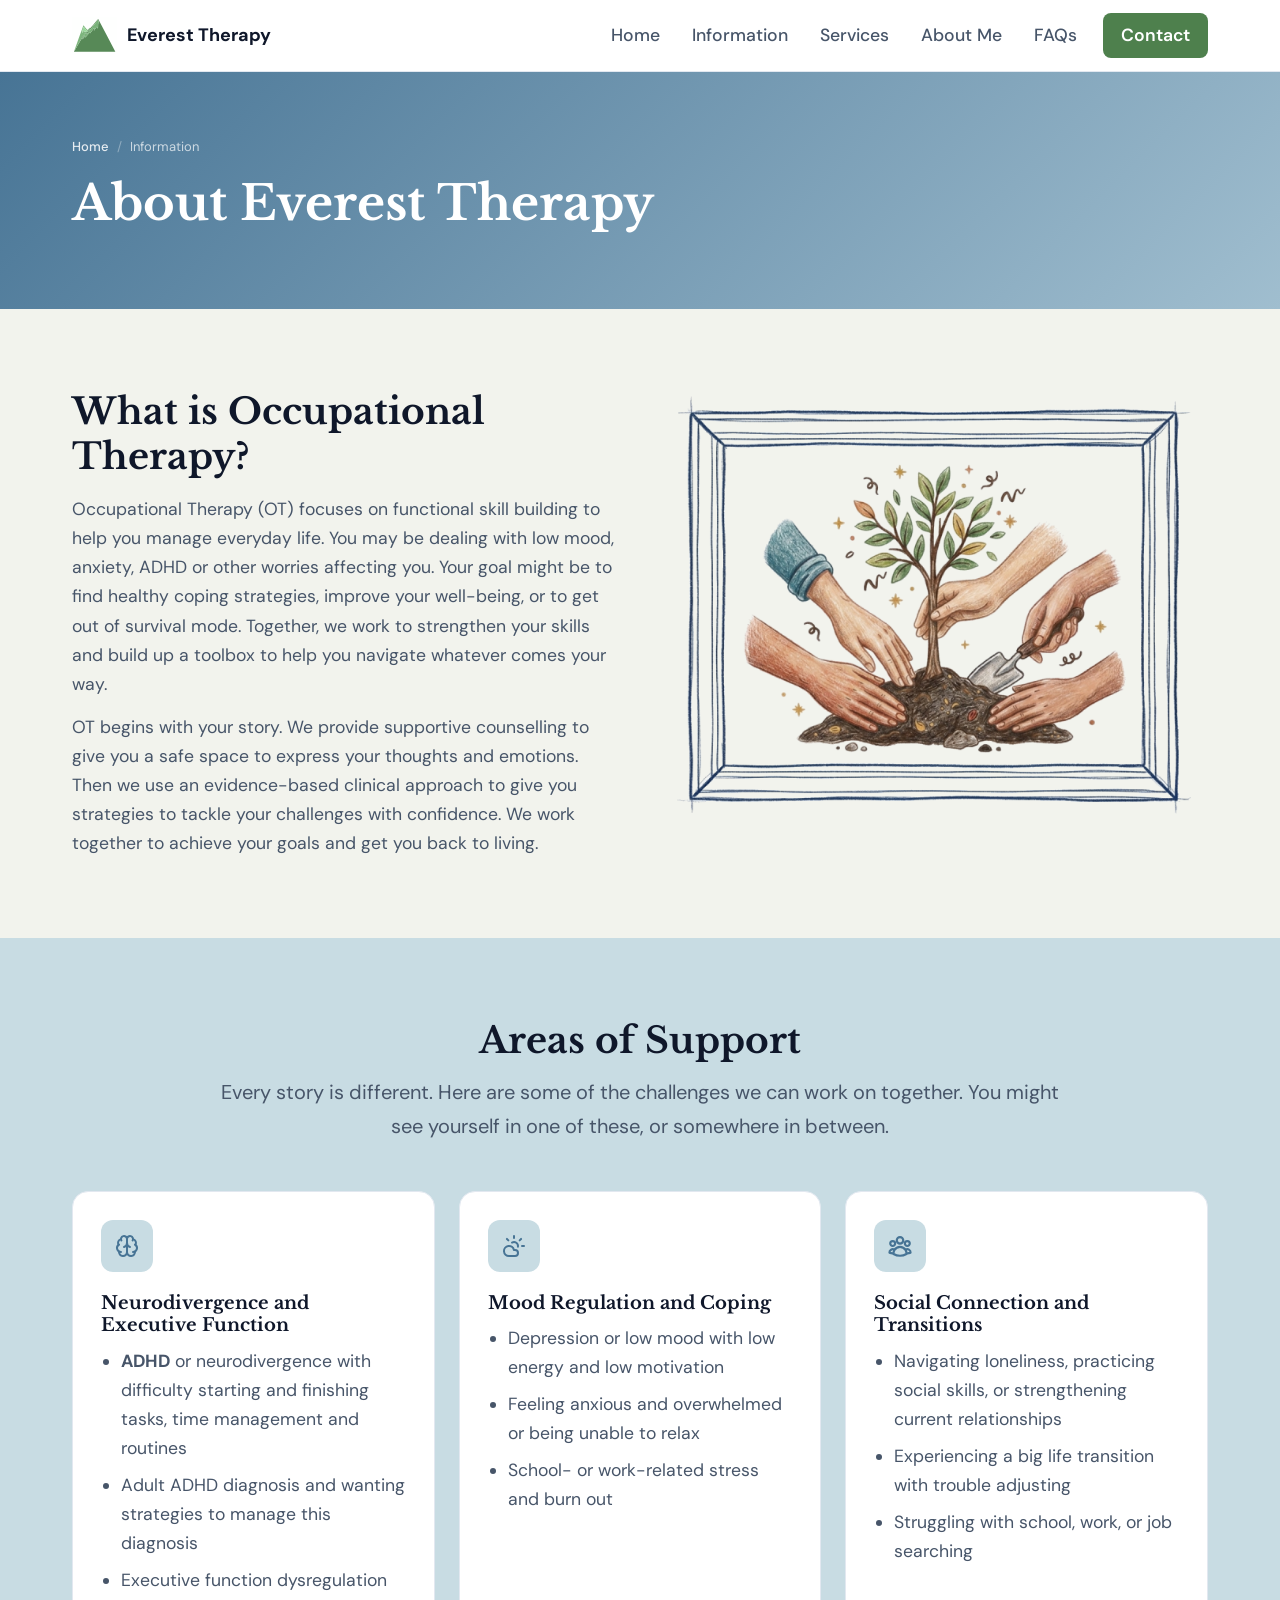
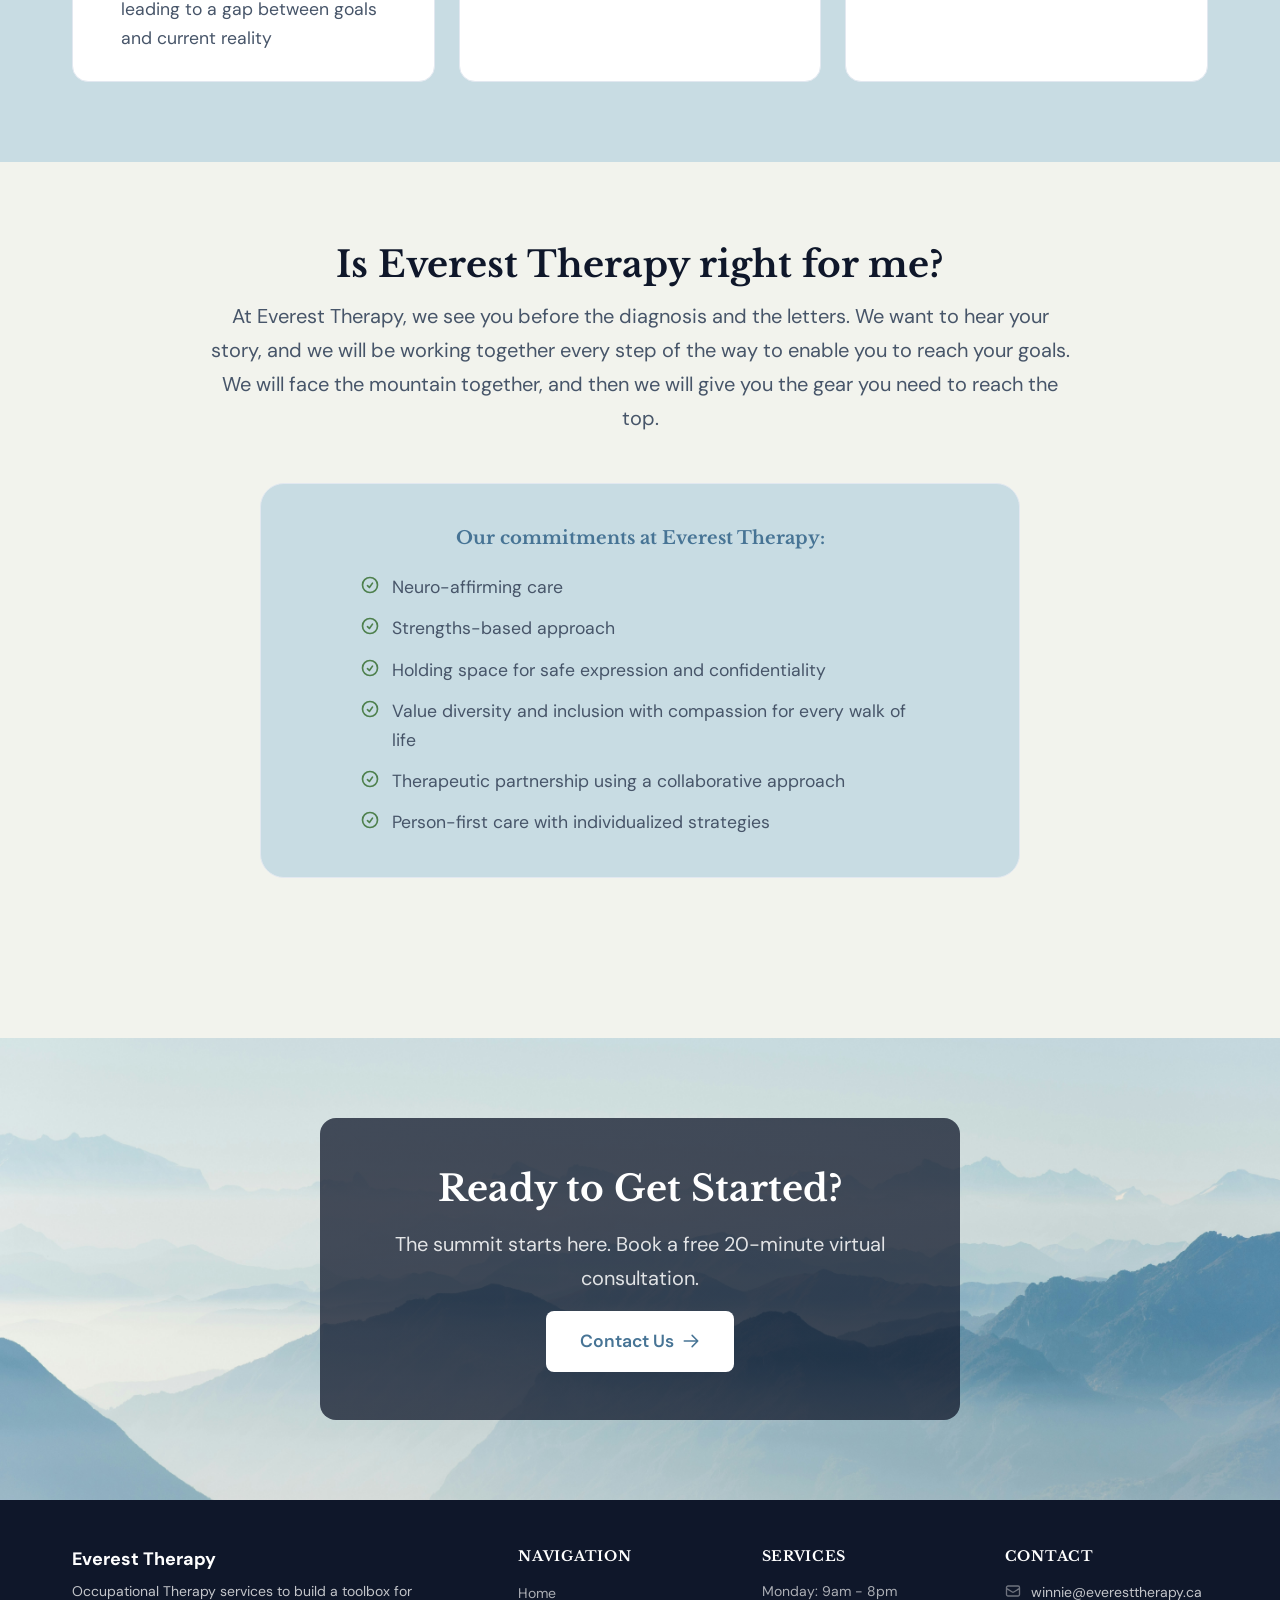
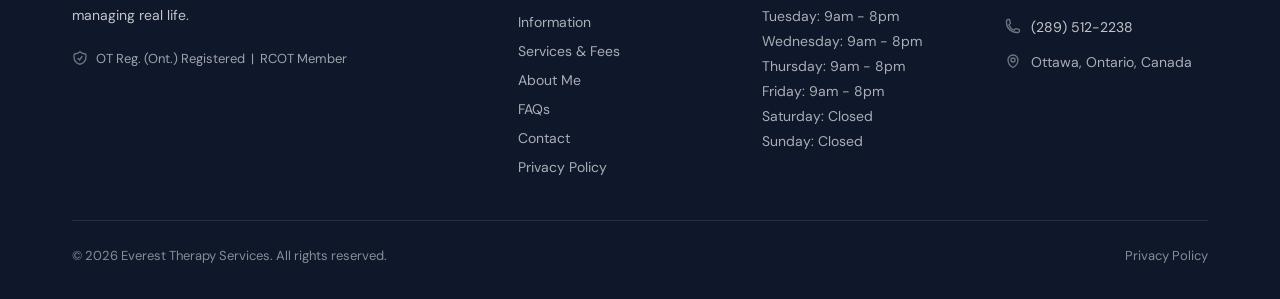
<file: information/index.html>
﻿<!DOCTYPE html>
<html lang="en">
<head>
  <meta charset="UTF-8">
  <meta name="viewport" content="width=device-width, initial-scale=1.0">
  <meta name="description" content="Learn what occupational therapy is, who it can help, and how we approach your care. OT Reg. (Ont.) registered OT serving [Your Location].">
  <title>Information — Everest Therapy</title>

  <link rel="preconnect" href="https://fonts.googleapis.com">
  <link rel="preconnect" href="https://fonts.gstatic.com" crossorigin>
  <link href="https://fonts.googleapis.com/css2?family=Libre+Baskerville:wght@400;700&family=DM+Sans:wght@300;400;500;700&display=swap" rel="stylesheet">
  <link rel="stylesheet" href="../css/styles.css">
</head>
<body class="page-wrapper">

  <a href="#main-content" class="skip-link">Skip to main content</a>

  <!-- —— Header ——————————————————————————————————— -->
  <header class="site-header" role="banner">
    <nav class="nav-container" aria-label="Main navigation">
      <a href="../" class="nav-logo" aria-label="Everest Therapy — Home">
        <img src="../images/logo.svg" alt="" aria-hidden="true" class="nav-logo-img" height="36">
        <span>Everest Therapy</span>
      </a>
      <button class="nav-toggle" id="nav-toggle"
              aria-expanded="false" aria-controls="nav-menu"
              aria-label="Toggle navigation menu">
        <span class="bar"></span>
        <span class="bar"></span>
        <span class="bar"></span>
      </button>
      <ul class="nav-menu" id="nav-menu" role="list">
        <li><a href="../"             class="nav-link">Home</a></li>
        <li><a href="./"              class="nav-link">Information</a></li>
        <li><a href="../services/"    class="nav-link">Services</a></li>
        <li><a href="../about/"       class="nav-link">About Me</a></li>
        <li><a href="../faqs/"        class="nav-link">FAQs</a></li>
        <li><a href="../contact/"     class="nav-link nav-link--cta">Contact</a></li>
      </ul>
    </nav>
  </header>

  <!-- —— Main ———————————————————————————————————— -->
  <main id="main-content">

    <!-- Page Banner -->
    <section class="page-banner" aria-labelledby="page-heading">
      <div class="container">
        <nav aria-label="Breadcrumb">
          <ol class="breadcrumb" role="list">
            <li><a href="../">Home</a></li>
            <li class="breadcrumb-sep" aria-hidden="true">/</li>
            <li aria-current="page">Information</li>
          </ol>
        </nav>
        <h1 id="page-heading">About Everest Therapy</h1>
        
      </div>
    </section>

    <!-- What is OT -->
    <section class="section section--white" aria-labelledby="what-is-ot-heading">
      <div class="container">
        <div class="info-block">
          <div class="info-block-content">
            <h2 id="what-is-ot-heading">What is Occupational Therapy?</h2>
            <p>Occupational Therapy (OT) focuses on functional skill building to help you manage everyday life. You may be
              dealing with low mood, anxiety, ADHD or other worries affecting you. Your goal might be to find healthy
              coping strategies, improve your well-being, or to get out of survival mode. Together, we work to
              strengthen your skills and build up a toolbox to help you navigate whatever comes your way.</p>
            <p>OT begins with your story. We provide supportive counselling to give you a safe space to express your
                thoughts and emotions. Then we use an evidence-based clinical approach to give you
                strategies to tackle your challenges with confidence. We work together to achieve your goals and get
                you back to living.</p>
            <!-- <p>Occupational therapy (OT) is a health profession that helps people of all ages participate in the activities — or <em>occupations</em> — that are meaningful to them. These include self-care, work, leisure, and social roles.</p>
            <p>An occupational therapist works with you to identify any barriers — whether physical, cognitive, emotional, or environmental — that are preventing you from living life to the fullest. Together, we develop practical strategies and interventions to overcome those barriers.</p>
            <p>The ultimate goal is to improve your ability to do the things that matter most to you, and to increase your independence, confidence, and wellbeing in everyday life.</p> -->
          </div>
          <div >
            <div style="aspect-ratio:4/3;border-radius:var(--radius-xl);display:flex;align-items:center;justify-content:center;color:var(--clr-text-muted);font-size:.875rem;">
               <img src="../images/garden.png"
                 alt="[Your Name], Occupational Therapist and founder of Everest Therapy"
                 style="width:100%;border-radius:var(--radius-2xl);object-fit:cover;display:block">
            </div>
          </div>
        </div>
      </div>
    </section>

    <!-- Who Can Benefit -->
    <section class="section section--alt" aria-labelledby="who-benefits-heading">
      <div class="container">
        <header class="section-header text-center">
          <h2 id="who-benefits-heading">Areas of Support</h2>
          <p class="lead">Every story is different. Here are some of the challenges we can work on together. You might see yourself in one of these, or somewhere in between.</p>
        </header>

        <div class="card-grid">
          <article class="card">
            <div class="card-icon" aria-hidden="true">
              <svg xmlns="http://www.w3.org/2000/svg" width="24" height="24" viewBox="0 0 24 24" fill="none" stroke="currentColor" stroke-width="2" stroke-linecap="round" stroke-linejoin="round" class="lucide lucide-brain-icon lucide-brain"><path d="M12 18V5"/><path d="M15 13a4.17 4.17 0 0 1-3-4 4.17 4.17 0 0 1-3 4"/><path d="M17.598 6.5A3 3 0 1 0 12 5a3 3 0 1 0-5.598 1.5"/><path d="M17.997 5.125a4 4 0 0 1 2.526 5.77"/><path d="M18 18a4 4 0 0 0 2-7.464"/><path d="M19.967 17.483A4 4 0 1 1 12 18a4 4 0 1 1-7.967-.517"/><path d="M6 18a4 4 0 0 1-2-7.464"/><path d="M6.003 5.125a4 4 0 0 0-2.526 5.77"/></svg>
            </div>
            <h3>Neurodivergence and Executive Function</h3>
            <ul style="color:var(--clr-text-muted);font-size: 1.1rem;line-height:1.65;padding-left:1.25rem;margin:0;display:flex;flex-direction:column;gap:.5rem;list-style:disc;">
              <li><b>ADHD</b> or neurodivergence with difficulty starting and finishing tasks, time management and routines</li>
              <li>Adult ADHD diagnosis and wanting strategies to manage this diagnosis</li>
              <li>Executive function dysregulation leading to a gap between goals and current reality</li>
            </ul>
          </article>

          <article class="card">
            <div class="card-icon" aria-hidden="true">
              <svg xmlns="http://www.w3.org/2000/svg" width="24" height="24" viewBox="0 0 24 24" fill="none" stroke="currentColor" stroke-width="2" stroke-linecap="round" stroke-linejoin="round" class="lucide lucide-cloud-sun-icon lucide-cloud-sun"><path d="M12 2v2"/><path d="m4.93 4.93 1.41 1.41"/><path d="M20 12h2"/><path d="m19.07 4.93-1.41 1.41"/><path d="M15.947 12.65a4 4 0 0 0-5.925-4.128"/><path d="M13 22H7a5 5 0 1 1 4.9-6H13a3 3 0 0 1 0 6Z"/></svg>
            </div>
            <h3>Mood Regulation and Coping</h3>
            <ul style="color:var(--clr-text-muted);font-size: 1.1rem;line-height:1.65;padding-left:1.25rem;margin:0;display:flex;flex-direction:column;gap:.5rem;list-style:disc;">
              <li>Depression or low mood with low energy and low motivation</li>
              <li>Feeling anxious and overwhelmed or being unable to relax</li>
              <li>School- or work-related stress and burn out</li>
            </ul>
          </article>

          <article class="card">
            <div class="card-icon" aria-hidden="true">
              <svg xmlns="http://www.w3.org/2000/svg" width="26" height="26" fill="none" viewBox="0 0 24 24" stroke-width="2" stroke="currentColor"><path stroke-linecap="round" stroke-linejoin="round" d="M18 18.72a9.094 9.094 0 003.741-.479 3 3 0 00-4.682-2.72m.94 3.198l.001.031c0 .225-.012.447-.037.666A11.944 11.944 0 0112 21c-2.17 0-4.207-.576-5.963-1.584A6.062 6.062 0 016 18.719m12 0a5.971 5.971 0 00-.941-3.197m0 0A5.995 5.995 0 0012 12.75a5.995 5.995 0 00-5.058 2.772m0 0a3 3 0 00-4.681 2.72 8.986 8.986 0 003.74.477m.94-3.197a5.971 5.971 0 00-.94 3.197M15 6.75a3 3 0 11-6 0 3 3 0 016 0zm6 3a2.25 2.25 0 11-4.5 0 2.25 2.25 0 014.5 0zm-13.5 0a2.25 2.25 0 11-4.5 0 2.25 2.25 0 014.5 0z"/></svg>
            </div>
            <h3>Social Connection and Transitions</h3>
            <ul style="color:var(--clr-text-muted);font-size: 1.1rem;line-height:1.65;padding-left:1.25rem;margin:0;display:flex;flex-direction:column;gap:.5rem;list-style:disc;">
              <li>Navigating loneliness, practicing social skills, or strengthening current relationships</li>
              <li>Experiencing a big life transition with trouble adjusting</li>
              <li>Struggling with school, work, or job searching</li>
            </ul>
          </article>

          <!-- <article class="card">
            <div class="card-icon" aria-hidden="true">
              <svg xmlns="http://www.w3.org/2000/svg" width="26" height="26" fill="none" viewBox="0 0 24 24" stroke-width="2" stroke="currentColor"><path stroke-linecap="round" stroke-linejoin="round" d="M15.75 6a3.75 3.75 0 11-7.5 0 3.75 3.75 0 017.5 0zM4.501 20.118a7.5 7.5 0 0114.998 0A17.933 17.933 0 0112 21.75c-2.676 0-5.216-.584-7.499-1.632z"/></svg>
            </div>
            <h3>Older Adults</h3>
            <p>Helping older adults maintain independence and safety at home, prevent falls, manage age-related changes, and adapt to new challenges as they arise.</p>
          </article>

          <article class="card">
            <div class="card-icon" aria-hidden="true">
              <svg xmlns="http://www.w3.org/2000/svg" width="26" height="26" fill="none" viewBox="0 0 24 24" stroke-width="2" stroke="currentColor"><path stroke-linecap="round" stroke-linejoin="round" d="M20.25 14.15v4.25c0 1.094-.787 2.036-1.872 2.18-2.087.277-4.216.42-6.378.42s-4.291-.143-6.378-.42c-1.085-.144-1.872-1.086-1.872-2.18v-4.25m16.5 0a2.18 2.18 0 00.75-1.661V8.706c0-1.081-.768-2.015-1.837-2.175a48.114 48.114 0 00-3.413-.387m4.5 8.006c-.194.165-.42.295-.673.38A23.978 23.978 0 0112 15.75c-2.648 0-5.195-.429-7.577-1.22a2.016 2.016 0 01-.673-.38m0 0A2.18 2.18 0 013 12.489V8.706c0-1.081.768-2.015 1.837-2.175a48.111 48.111 0 013.413-.387m7.5 0V5.25A2.25 2.25 0 0013.5 3h-3a2.25 2.25 0 00-2.25 2.25v.894m7.5 0a48.667 48.667 0 00-7.5 0M12 12.75h.008v.008H12v-.008z"/></svg>
            </div>
            <h3>Injury, Surgery &amp; Recovery</h3>
            <p>Supporting rehabilitation after fractures, orthopaedic surgery, or other injuries — helping you regain function, adapt techniques, and return to daily activities safely.</p>
          </article>

          <article class="card">
            <div class="card-icon" aria-hidden="true">
              <svg xmlns="http://www.w3.org/2000/svg" width="26" height="26" fill="none" viewBox="0 0 24 24" stroke-width="2" stroke="currentColor"><path stroke-linecap="round" stroke-linejoin="round" d="M21 8.25c0-2.485-2.099-4.5-4.688-4.5-1.935 0-3.597 1.126-4.312 2.733-.715-1.607-2.377-2.733-4.313-2.733C5.1 3.75 3 5.765 3 8.25c0 7.22 9 12 9 12s9-4.78 9-12z"/></svg>
            </div>
            <h3>Long-Term Conditions</h3>
            <p>Living well with chronic or degenerative conditions such as cancer, heart disease, dementia, or long COVID — managing fatigue, adapting routines, and preserving quality of life.</p>
          </article> -->
        </div>

        <!-- <div class="notice notice--info" style="margin-top:2rem" role="note">
          <svg xmlns="http://www.w3.org/2000/svg" width="20" height="20" fill="none" viewBox="0 0 24 24" stroke-width="2" stroke="currentColor" aria-hidden="true"><path stroke-linecap="round" stroke-linejoin="round" d="M11.25 11.25l.041-.02a.75.75 0 011.063.852l-.708 2.836a.75.75 0 001.063.853l.041-.021M21 12a9 9 0 11-18 0 9 9 0 0118 0zm-9-3.75h.008v.008H12V8.25z"/></svg>
          <div class="notice-text">
            <strong>Not sure if OT is right for you?</strong>
            The above list is not exhaustive. If you are unsure whether occupational therapy could help, please <a href="contact/">get in touch</a> — the initial consultation is free, with no obligation.
          </div>
        </div> -->
      </div>
    </section>

    <!-- Our Approach -->
    <section class="section section--white" aria-labelledby="approach-heading">
      <div class="container">
        <header class="section-header text-center">
          <h2 id="approach-heading">Is Everest Therapy right for me?</h2>
          <p class="lead">At Everest Therapy, we see you before the diagnosis and the letters. We want to hear your story, and
                          we will be working together every step of the way to enable you to reach your goals. We will face the
                          mountain together, and then we will give you the gear you need to reach the top.</p>
        </header>
        <div class="approach-commitments">
          <!-- <img src="../images/tree.png" alt="" aria-hidden="true"
               class="approach-commitments-tree"> -->
          <div class="info-block-visual approach-commitments-panel">
            <div class="approach-commitments-content">
              <p class="approach-commitments-title">Our commitments at Everest Therapy:</p>
              <ul class="info-check-list approach-commitments-list" role="list">
                <li class="info-check-item">
                  <svg xmlns="http://www.w3.org/2000/svg" width="20" height="20" fill="none" viewBox="0 0 24 24" stroke-width="2" stroke="currentColor" aria-hidden="true"><path stroke-linecap="round" stroke-linejoin="round" d="M9 12.75L11.25 15 15 9.75M21 12a9 9 0 11-18 0 9 9 0 0118 0z"/></svg>
                  Neuro-affirming care
                </li>
                <li class="info-check-item">
                  <svg xmlns="http://www.w3.org/2000/svg" width="20" height="20" fill="none" viewBox="0 0 24 24" stroke-width="2" stroke="currentColor" aria-hidden="true"><path stroke-linecap="round" stroke-linejoin="round" d="M9 12.75L11.25 15 15 9.75M21 12a9 9 0 11-18 0 9 9 0 0118 0z"/></svg>
                  Strengths-based approach
                </li>
                <li class="info-check-item">
                  <svg xmlns="http://www.w3.org/2000/svg" width="20" height="20" fill="none" viewBox="0 0 24 24" stroke-width="2" stroke="currentColor" aria-hidden="true"><path stroke-linecap="round" stroke-linejoin="round" d="M9 12.75L11.25 15 15 9.75M21 12a9 9 0 11-18 0 9 9 0 0118 0z"/></svg>
                  Holding space for safe expression and confidentiality
                </li>
                <li class="info-check-item">
                  <svg xmlns="http://www.w3.org/2000/svg" width="20" height="20" fill="none" viewBox="0 0 24 24" stroke-width="2" stroke="currentColor" aria-hidden="true"><path stroke-linecap="round" stroke-linejoin="round" d="M9 12.75L11.25 15 15 9.75M21 12a9 9 0 11-18 0 9 9 0 0118 0z"/></svg>
                  Value diversity and inclusion with compassion for every walk of life
                </li>
                <li class="info-check-item">
                  <svg xmlns="http://www.w3.org/2000/svg" width="20" height="20" fill="none" viewBox="0 0 24 24" stroke-width="2" stroke="currentColor" aria-hidden="true"><path stroke-linecap="round" stroke-linejoin="round" d="M9 12.75L11.25 15 15 9.75M21 12a9 9 0 11-18 0 9 9 0 0118 0z"/></svg>
                  Therapeutic partnership using a collaborative approach
                </li>
                <li class="info-check-item">
                  <svg xmlns="http://www.w3.org/2000/svg" width="20" height="20" fill="none" viewBox="0 0 24 24" stroke-width="2" stroke="currentColor" aria-hidden="true"><path stroke-linecap="round" stroke-linejoin="round" d="M9 12.75L11.25 15 15 9.75M21 12a9 9 0 11-18 0 9 9 0 0118 0z"/></svg>
                  Person-first care with individualized strategies
                </li>
              </ul>
            </div>
          </div>
        </div>

        <!-- <div class="card-grid card-grid--2">
          <article class="card">
            <div class="card-icon" aria-hidden="true">
              <svg xmlns="http://www.w3.org/2000/svg" width="26" height="26" fill="none" viewBox="0 0 24 24" stroke-width="2" stroke="currentColor"><path stroke-linecap="round" stroke-linejoin="round" d="M15.75 6a3.75 3.75 0 11-7.5 0 3.75 3.75 0 017.5 0zM4.501 20.118a7.5 7.5 0 0114.998 0A17.933 17.933 0 0112 21.75c-2.676 0-5.216-.584-7.499-1.632z"/></svg>
            </div>
            <h3>Person-Centred</h3>
            <p>We begin by really listening — to your story, your goals, and what matters most to you. Your priorities drive everything we do, ensuring interventions are meaningful and motivating.</p>
          </article>

          <article class="card">
            <div class="card-icon" aria-hidden="true">
              <svg xmlns="http://www.w3.org/2000/svg" width="26" height="26" fill="none" viewBox="0 0 24 24" stroke-width="2" stroke="currentColor"><path stroke-linecap="round" stroke-linejoin="round" d="M9.813 15.904L9 18.75l-.813-2.846a4.5 4.5 0 00-3.09-3.09L2.25 12l2.846-.813a4.5 4.5 0 003.09-3.09L9 5.25l.813 2.846a4.5 4.5 0 003.09 3.09L15.75 12l-2.846.813a4.5 4.5 0 00-3.09 3.09z"/></svg>
            </div>
            <h3>Evidence-Based</h3>
            <p>All assessment tools and therapeutic approaches are grounded in current research and professional best practice guidelines set by the RCOT and other leading bodies.</p>
          </article>

          <article class="card">
            <div class="card-icon" aria-hidden="true">
              <svg xmlns="http://www.w3.org/2000/svg" width="26" height="26" fill="none" viewBox="0 0 24 24" stroke-width="2" stroke="currentColor"><path stroke-linecap="round" stroke-linejoin="round" d="M21 8.25c0-2.485-2.099-4.5-4.688-4.5-1.935 0-3.597 1.126-4.312 2.733-.715-1.607-2.377-2.733-4.313-2.733C5.1 3.75 3 5.765 3 8.25c0 7.22 9 12 9 12s9-4.78 9-12z"/></svg>
            </div>
            <h3>Holistic</h3>
            <p>We consider the interplay between you, your occupations, and your environment — whether physical, social, or cultural — to create truly comprehensive support.</p>
          </article>

          <article class="card">
            <div class="card-icon" aria-hidden="true">
              <svg xmlns="http://www.w3.org/2000/svg" width="26" height="26" fill="none" viewBox="0 0 24 24" stroke-width="2" stroke="currentColor"><path stroke-linecap="round" stroke-linejoin="round" d="M18 18.72a9.094 9.094 0 003.741-.479 3 3 0 00-4.682-2.72m.94 3.198l.001.031c0 .225-.012.447-.037.666A11.944 11.944 0 0112 21c-2.17 0-4.207-.576-5.963-1.584A6.062 6.062 0 016 18.719m12 0a5.971 5.971 0 00-.941-3.197m0 0A5.995 5.995 0 0012 12.75a5.995 5.995 0 00-5.058 2.772m0 0a3 3 0 00-4.681 2.72 8.986 8.986 0 003.74.477m.94-3.197a5.971 5.971 0 00-.94 3.197M15 6.75a3 3 0 11-6 0 3 3 0 016 0zm6 3a2.25 2.25 0 11-4.5 0 2.25 2.25 0 014.5 0zm-13.5 0a2.25 2.25 0 11-4.5 0 2.25 2.25 0 014.5 0z"/></svg>
            </div>
            <h3>Collaborative</h3>
            <p>We work alongside you, your family or carers, and other health professionals to coordinate care, share information, and achieve the best possible outcomes.</p>
          </article>
        </div> -->
      </div>
    </section>

    <!-- The OT Process -->
    <!-- <section class="section section--alt" aria-labelledby="process-heading">
      <div class="container">
        <header class="section-header text-center">
          <span class="section-subtitle">What to Expect</span>
          <h2 id="process-heading">The OT Process</h2>
          <p class="lead">From your first contact through to achieving your goals — here is what a typical OT journey looks like.</p>
        </header>

        <div class="card-grid">
          <article class="card" style="border-top:3px solid var(--clr-primary-dark)">
            <div style="font-family:var(--font-heading);font-size:1.875rem;font-weight:700;color:var(--clr-primary-light);background:var(--clr-primary-dark);width:44px;height:44px;border-radius:50%;display:flex;align-items:center;justify-content:center;margin-bottom:1.25rem;font-size:1.125rem" aria-hidden="true">1</div>
            <h3>Initial Consultation</h3>
            <p>A free 30-minute phone or video call to discuss your situation, what you are hoping to achieve, and whether OT is the right fit for your needs. No obligation.</p>
            <span class="service-tag">Free of charge</span>
          </article>

          <article class="card" style="border-top:3px solid var(--clr-primary-dark)">
            <div style="font-family:var(--font-heading);font-size:1.875rem;font-weight:700;color:var(--clr-primary-light);background:var(--clr-primary-dark);width:44px;height:44px;border-radius:50%;display:flex;align-items:center;justify-content:center;margin-bottom:1.25rem;font-size:1.125rem" aria-hidden="true">2</div>
            <h3>Assessment</h3>
            <p>A comprehensive assessment of your functional abilities, daily routines, home environment, and goals. This may take place at your home, another preferred location, or via video.</p>
          </article>

          <article class="card" style="border-top:3px solid var(--clr-primary-dark)">
            <div style="font-family:var(--font-heading);font-size:1.875rem;font-weight:700;color:var(--clr-primary-light);background:var(--clr-primary-dark);width:44px;height:44px;border-radius:50%;display:flex;align-items:center;justify-content:center;margin-bottom:1.25rem;font-size:1.125rem" aria-hidden="true">3</div>
            <h3>Treatment Plan</h3>
            <p>Based on the assessment findings, we develop a personalised plan with clear goals, agreed interventions, and a timeline to review progress at regular intervals.</p>
          </article>

          <article class="card" style="border-top:3px solid var(--clr-primary-dark)">
            <div style="font-family:var(--font-heading);font-size:1.875rem;font-weight:700;color:var(--clr-primary-light);background:var(--clr-primary-dark);width:44px;height:44px;border-radius:50%;display:flex;align-items:center;justify-content:center;margin-bottom:1.25rem;font-size:1.125rem" aria-hidden="true">4</div>
            <h3>Ongoing Support</h3>
            <p>Regular follow-up sessions to implement the plan, build skills, monitor progress, and adjust goals as needed — until you have achieved the outcomes you set out to reach.</p>
          </article>
        </div>
      </div>
    </section> -->

    <!-- CTA -->
    <section class="section section--dark" aria-labelledby="info-cta-heading">
      <div class="container text-center">

        <h2 id="info-cta-heading">Ready to Get Started?</h2>
        <p class="lead" style="margin:1rem auto 1rem">The summit starts here. Book a free 20-minute virtual consultation.</p>
        <div style="display:flex;flex-wrap:wrap;gap:1rem;justify-content:center">
          <a href="../contact/" class="btn btn--primary btn--lg">
            Contact Us
            <svg xmlns="http://www.w3.org/2000/svg" width="18" height="18" fill="none" viewBox="0 0 24 24" stroke-width="2" stroke="currentColor" aria-hidden="true"><path stroke-linecap="round" stroke-linejoin="round" d="M13.5 4.5L21 12m0 0l-7.5 7.5M21 12H3"/></svg>
          </a>
          <!-- <a href="services/" class="btn btn--secondary btn--lg">View Our Services</a> -->
        </div>
      </div>
    </section>

  </main>

  <!-- —— Footer ——————————————————————————————————— -->
  <footer class="site-footer" role="contentinfo">
    <div class="container">
      <div class="footer-grid">
        <div class="footer-brand-text">
          <h3>Everest Therapy</h3>
          <p>Occupational Therapy services to build a toolbox for managing real life.</p>
          <div class="footer-reg">
            <svg xmlns="http://www.w3.org/2000/svg" width="16" height="16" fill="none" viewBox="0 0 24 24" stroke-width="2" stroke="currentColor" aria-hidden="true"><path stroke-linecap="round" stroke-linejoin="round" d="M9 12.75L11.25 15 15 9.75m-3-7.036A11.959 11.959 0 013.598 6 11.99 11.99 0 003 9.749c0 5.592 3.824 10.29 9 11.623 5.176-1.332 9-6.03 9-11.622 0-1.31-.21-2.571-.598-3.751h-.152c-3.196 0-6.1-1.248-8.25-3.285z"/></svg>
            <span>OT Reg. (Ont.) Registered &nbsp;|&nbsp; RCOT Member</span>
          </div>
        </div>
        <div class="footer-col">
          <h4>Navigation</h4>
          <ul class="footer-links" role="list">
            <li><a href="../">Home</a></li>
            <li><a href="./">Information</a></li>
            <li><a href="../services/">Services &amp; Fees</a></li>
            <li><a href="../about/">About Me</a></li>
            <li><a href="../faqs/">FAQs</a></li>
            <li><a href="../contact/">Contact</a></li>
            <li><a href="../privacy/">Privacy Policy</a></li>
          </ul>
        </div>
        <div class="footer-col">
          <h4>Services</h4>
          <ul class="footer-links" role="list">
            <li>Monday: 9am - 8pm</li>
            <li>Tuesday: 9am - 8pm</li>
            <li>Wednesday: 9am - 8pm</li>
            <li>Thursday: 9am - 8pm</li>
            <li>Friday: 9am - 8pm</li>
            <li>Saturday: Closed</li>
            <li>Sunday: Closed</li>
          </ul>
        </div>
        <div class="footer-col">
          <h4>Contact</h4>
          <div class="footer-contact-item">
            <svg xmlns="http://www.w3.org/2000/svg" width="16" height="16" fill="none" viewBox="0 0 24 24" stroke-width="2" stroke="currentColor" aria-hidden="true"><path stroke-linecap="round" stroke-linejoin="round" d="M21.75 6.75v10.5a2.25 2.25 0 01-2.25 2.25h-15a2.25 2.25 0 01-2.25-2.25V6.75m19.5 0A2.25 2.25 0 0019.5 4.5h-15a2.25 2.25 0 00-2.25 2.25m19.5 0v.243a2.25 2.25 0 01-1.07 1.916l-7.5 4.615a2.25 2.25 0 01-2.36 0L3.32 8.91a2.25 2.25 0 01-1.07-1.916V6.75"/></svg>
            <a href="mailto:winnie@everesttherapy.ca">winnie@everesttherapy.ca</a>
          </div>
          <div class="footer-contact-item">
            <svg xmlns="http://www.w3.org/2000/svg" width="16" height="16" fill="none" viewBox="0 0 24 24" stroke-width="2" stroke="currentColor" aria-hidden="true"><path stroke-linecap="round" stroke-linejoin="round" d="M2.25 6.75c0 8.284 6.716 15 15 15h2.25a2.25 2.25 0 002.25-2.25v-1.372c0-.516-.351-.966-.852-1.091l-4.423-1.106c-.44-.11-.902.055-1.173.417l-.97 1.293c-.282.376-.769.542-1.21.38a12.035 12.035 0 01-7.143-7.143c-.162-.441.004-.928.38-1.21l1.293-.97c.363-.271.527-.734.417-1.173L6.963 3.102a1.125 1.125 0 00-1.091-.852H4.5A2.25 2.25 0 002.25 4.5v2.25z"/></svg>
            <a href="tel:[YourPhoneNumber]">(289) 512-2238</a>
          </div>
          <div class="footer-contact-item">
            <svg xmlns="http://www.w3.org/2000/svg" width="16" height="16" fill="none" viewBox="0 0 24 24" stroke-width="2" stroke="currentColor" aria-hidden="true"><path stroke-linecap="round" stroke-linejoin="round" d="M15 10.5a3 3 0 11-6 0 3 3 0 016 0z"/><path stroke-linecap="round" stroke-linejoin="round" d="M19.5 10.5c0 7.142-7.5 11.25-7.5 11.25S4.5 17.642 4.5 10.5a7.5 7.5 0 1115 0z"/></svg>
            <span>Ottawa, Ontario, Canada</span>
          </div>
        </div>
      </div>
      <div class="footer-bottom">
        <span>&copy; <span id="year"></span> Everest Therapy Services. All rights reserved.</span>
        <a href="../privacy/">Privacy Policy</a>
      </div>
    </div>
  </footer>

  <button class="back-to-top" id="back-to-top" aria-label="Back to top of page">
    <svg xmlns="http://www.w3.org/2000/svg" width="20" height="20" fill="none" viewBox="0 0 24 24" stroke-width="2.5" stroke="currentColor" aria-hidden="true"><path stroke-linecap="round" stroke-linejoin="round" d="M4.5 10.5L12 3m0 0l7.5 7.5M12 3v18"/></svg>
  </button>

  <script>document.getElementById('year').textContent = new Date().getFullYear();</script>
  <script src="../js/main.js"></script>
</body>
</html>
</file>
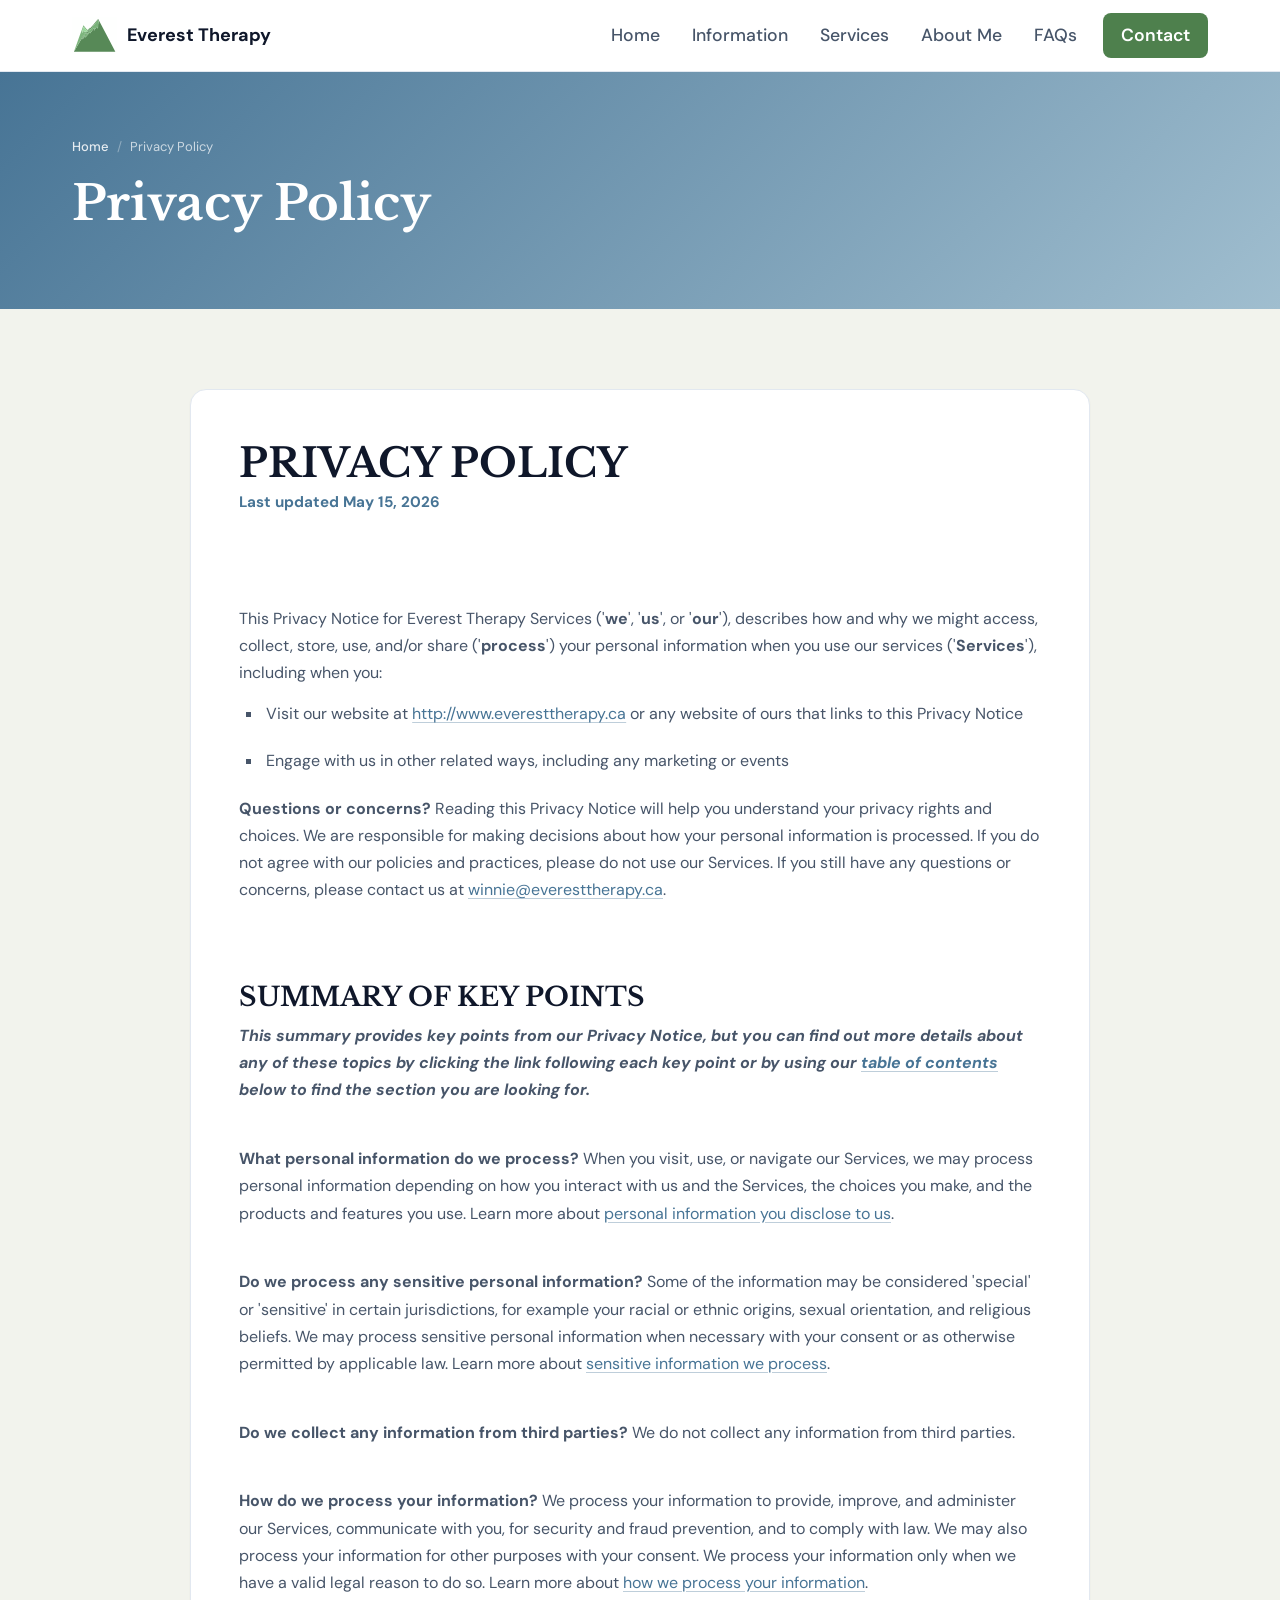
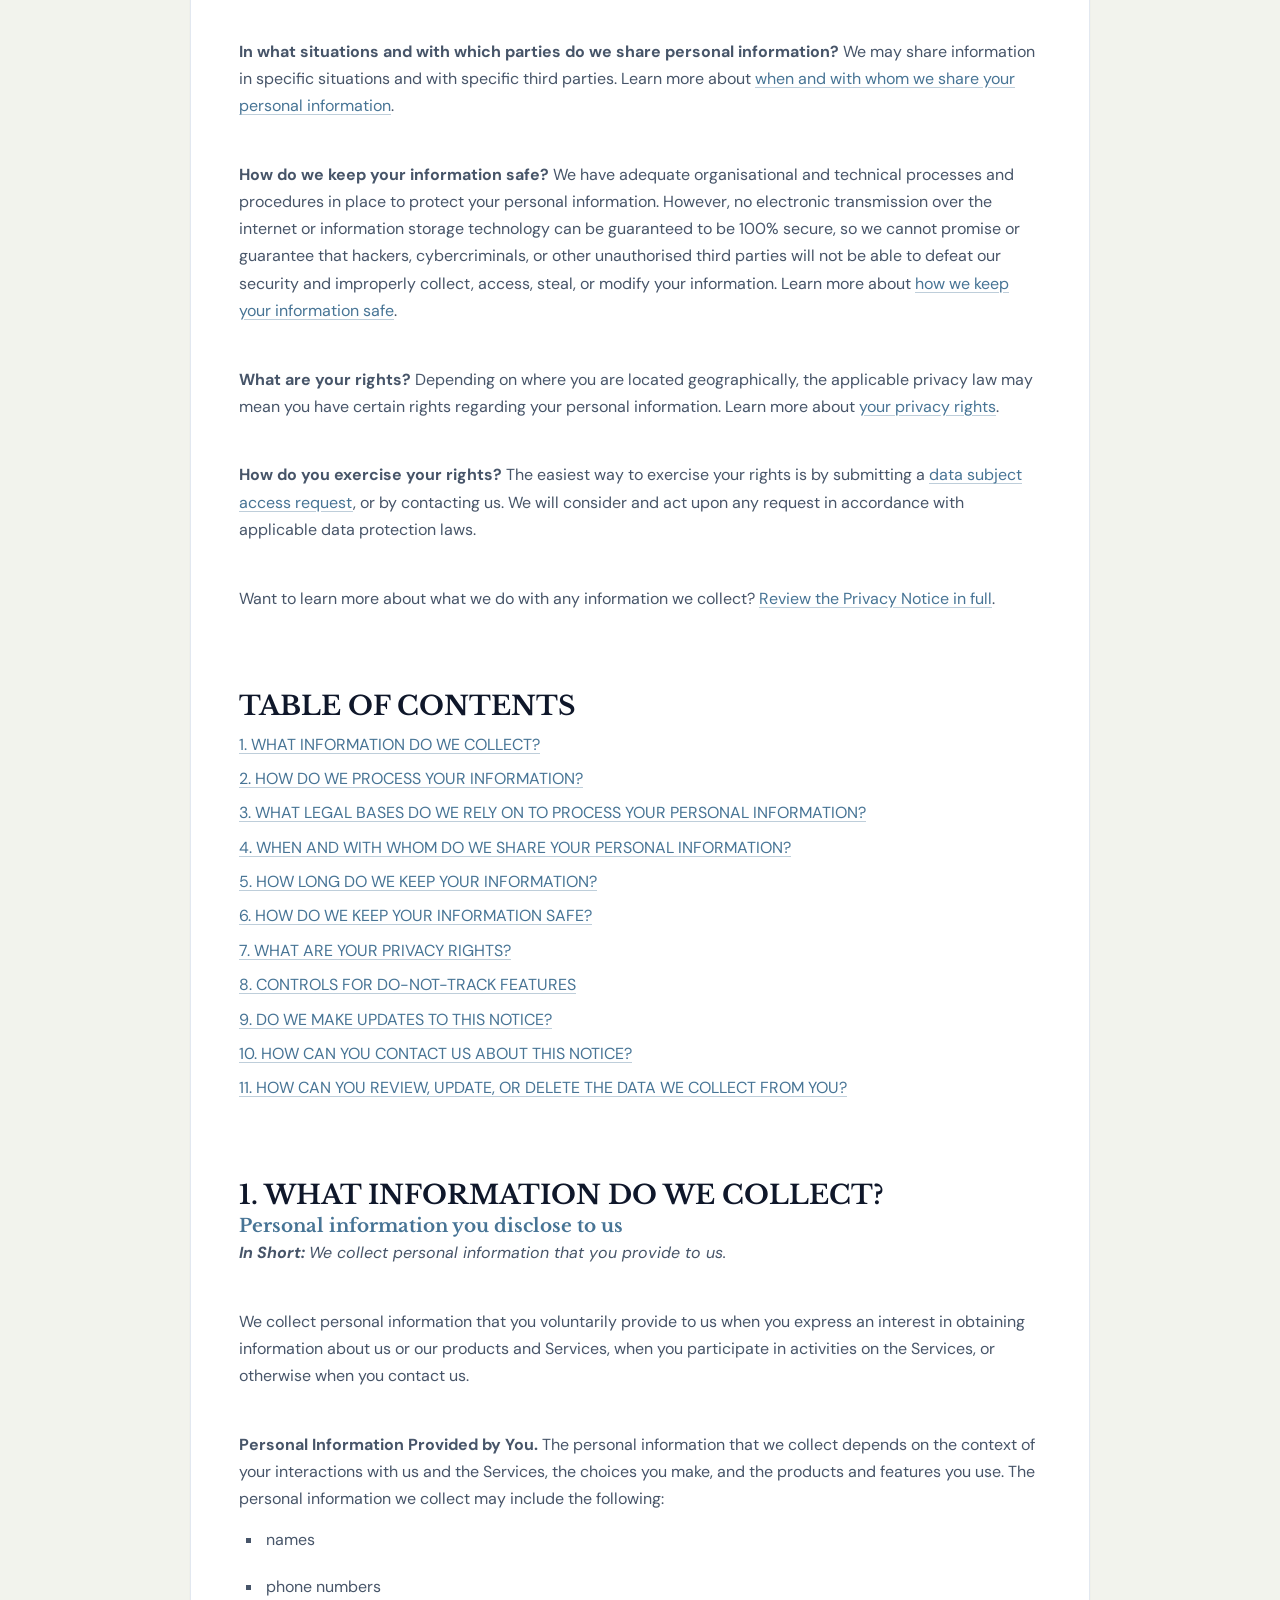
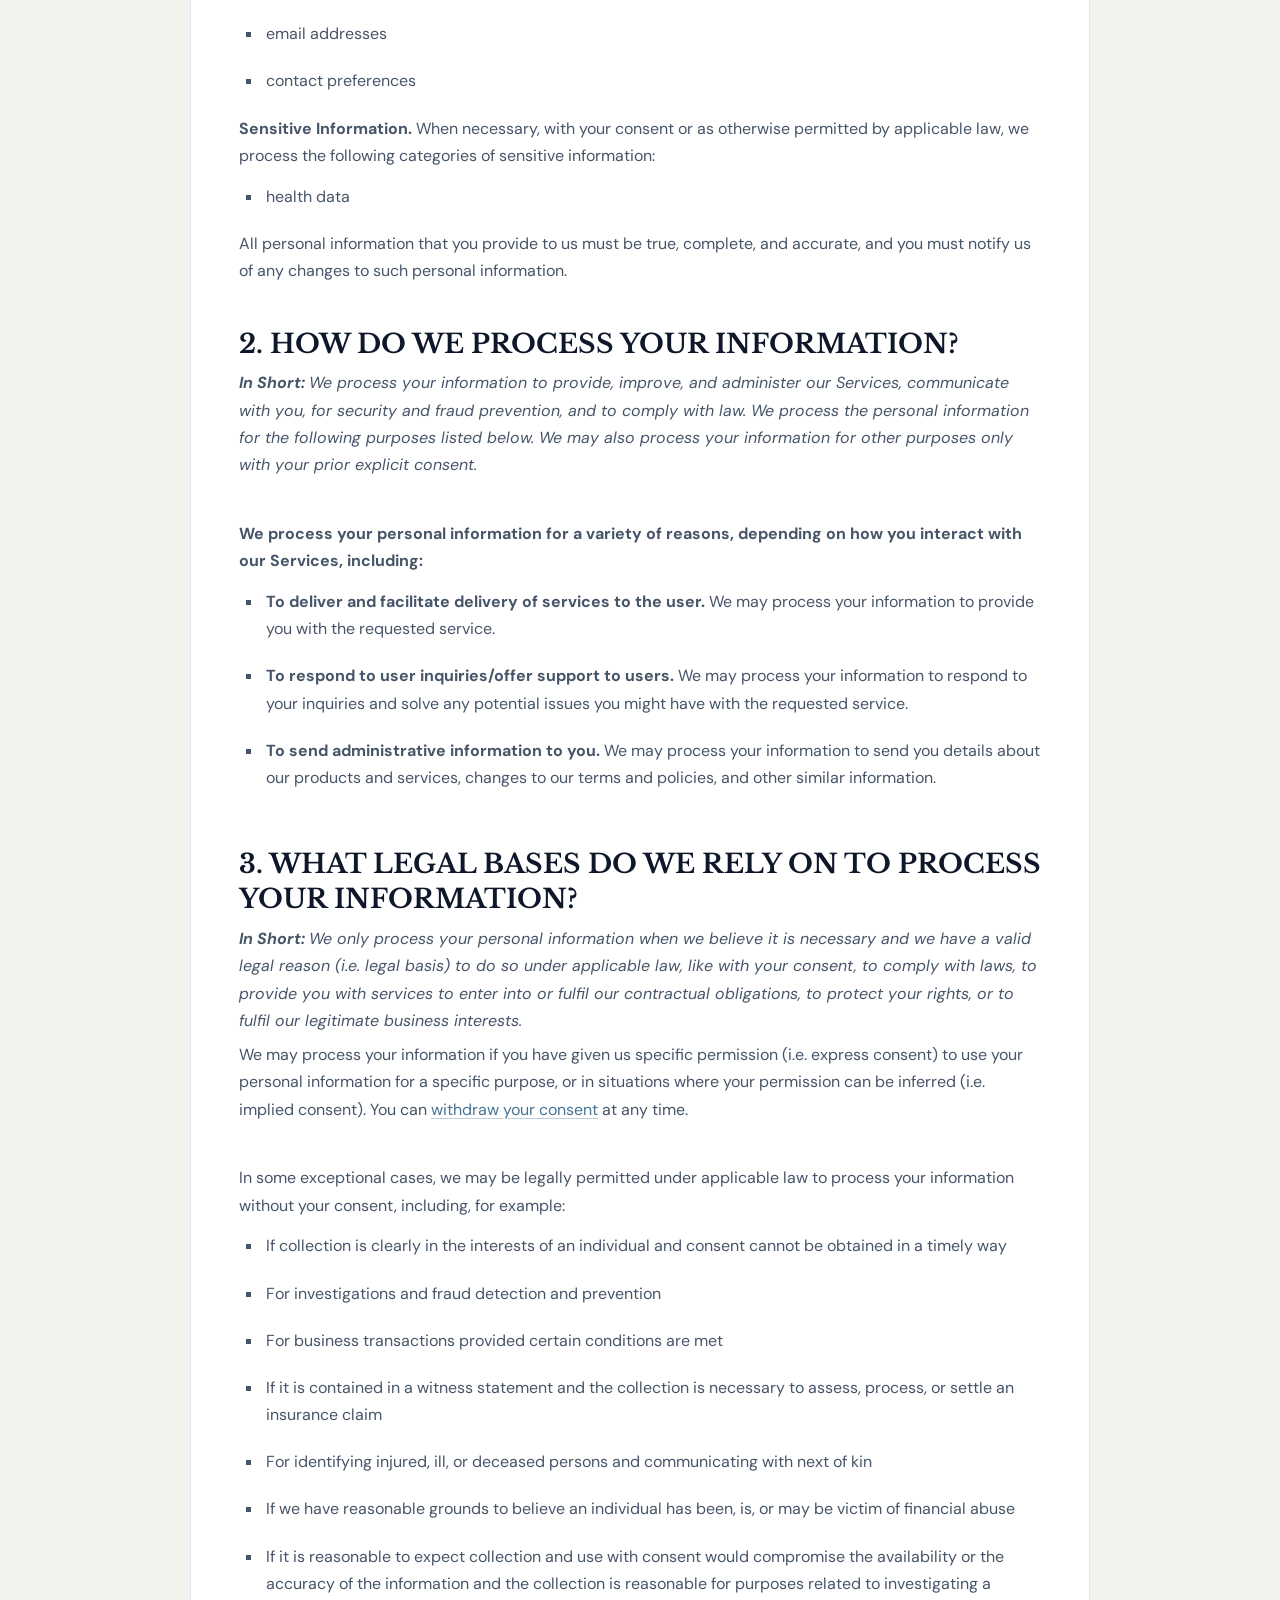
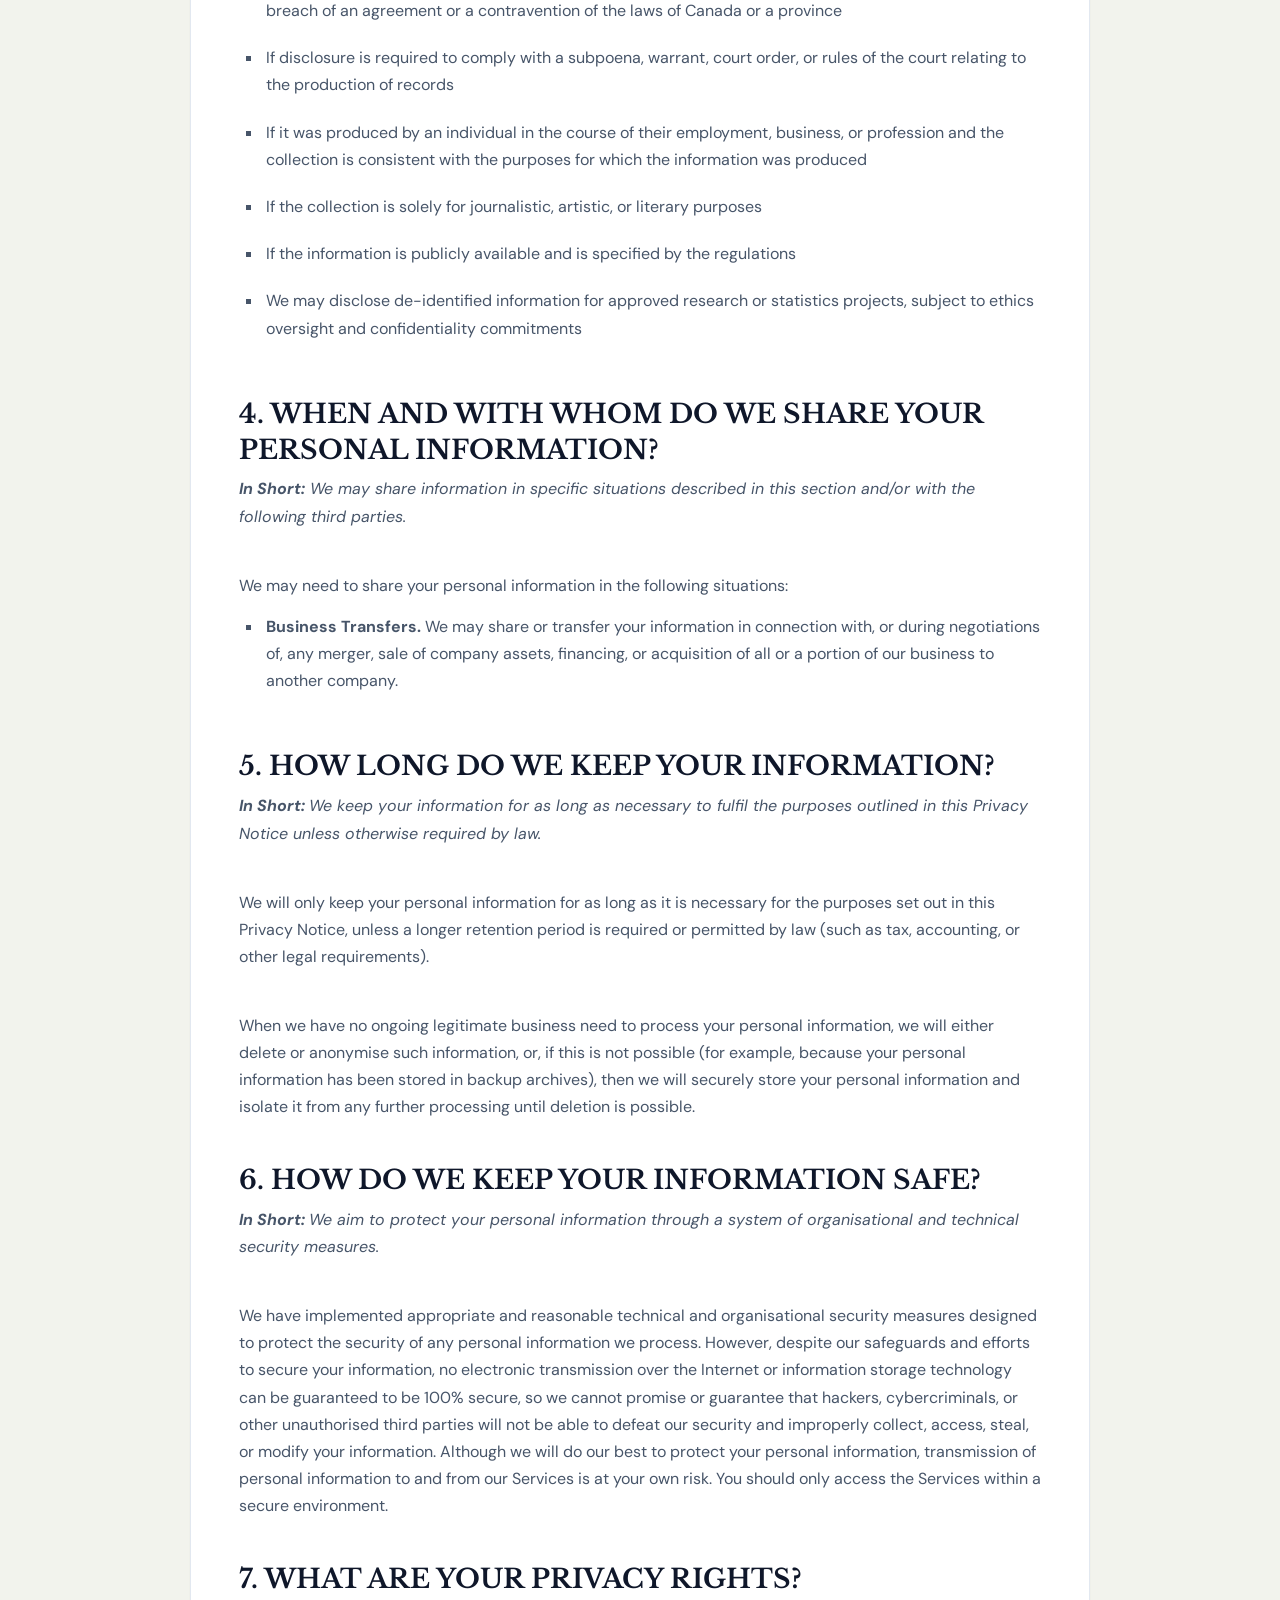
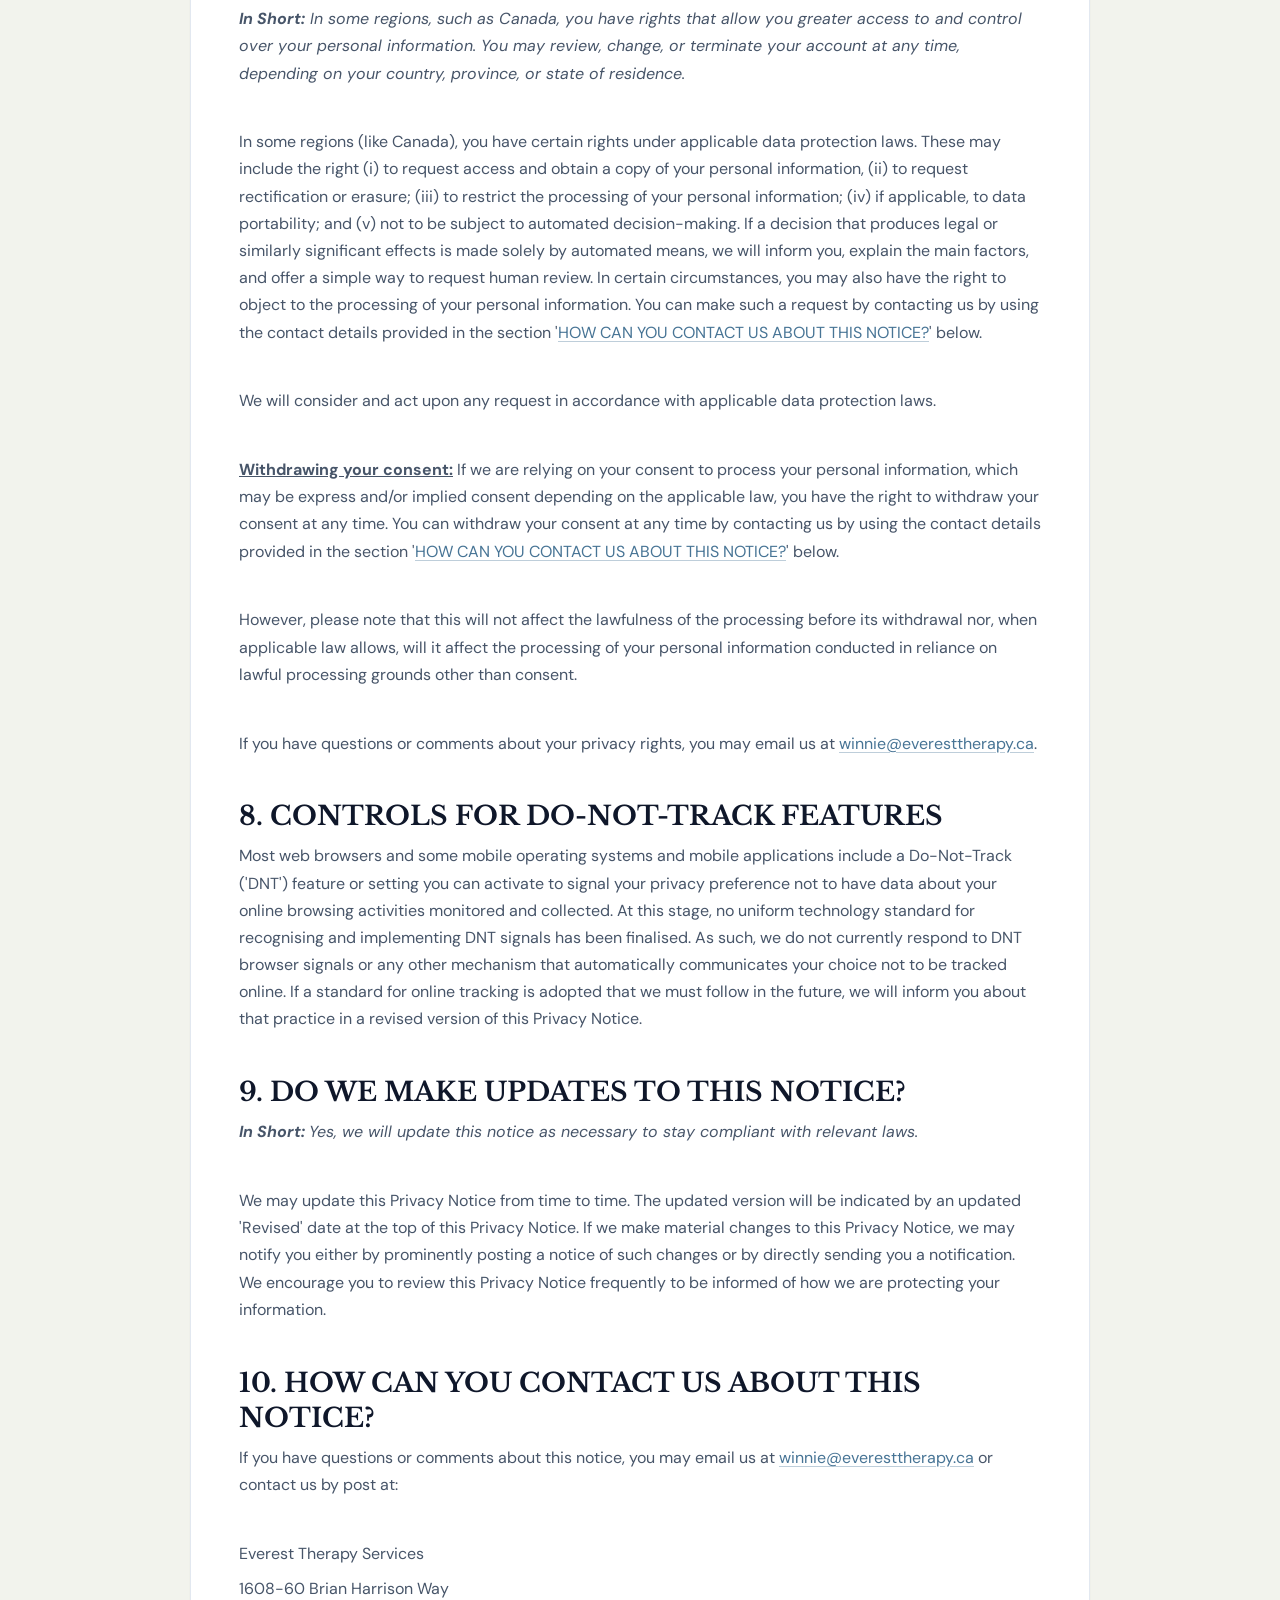
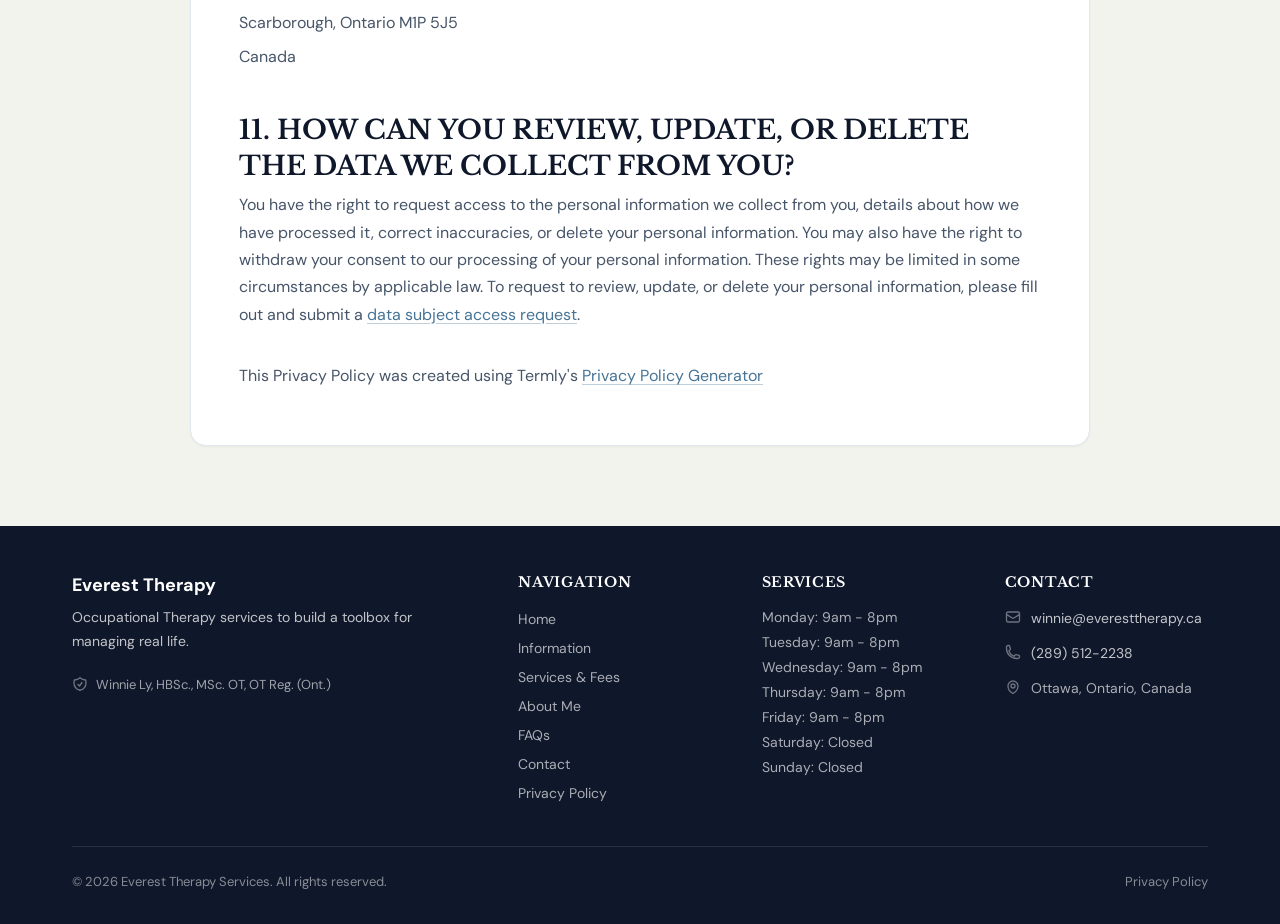
<file: privacy/index.html>
<!DOCTYPE html>
<html lang="en">
<head>
  <meta charset="UTF-8">
  <meta name="viewport" content="width=device-width, initial-scale=1.0">
  <meta name="description" content="Privacy Policy for Everest Therapy Services. Learn how personal information is collected, used, shared, and protected.">
  <title>Privacy Policy — Everest Therapy</title>

  <link rel="preconnect" href="https://fonts.googleapis.com">
  <link rel="preconnect" href="https://fonts.gstatic.com" crossorigin>
  <link href="https://fonts.googleapis.com/css2?family=Libre+Baskerville:wght@400;700&family=DM+Sans:wght@300;400;500;700&display=swap" rel="stylesheet">
  <link rel="stylesheet" href="../css/styles.css">
</head>
<body class="page-wrapper">

  <a href="#main-content" class="skip-link">Skip to main content</a>

  <header class="site-header" role="banner">
    <nav class="nav-container" aria-label="Main navigation">
      <a href="../" class="nav-logo" aria-label="Everest Therapy — Home">
        <img src="../images/logo.svg" alt="" aria-hidden="true" class="nav-logo-img" height="36">
        <span>Everest Therapy</span>
      </a>
      <button class="nav-toggle" id="nav-toggle"
              aria-expanded="false" aria-controls="nav-menu"
              aria-label="Toggle navigation menu">
        <span class="bar"></span>
        <span class="bar"></span>
        <span class="bar"></span>
      </button>
      <ul class="nav-menu" id="nav-menu" role="list">
        <li><a href="../"             class="nav-link">Home</a></li>
        <li><a href="../information/" class="nav-link">Information</a></li>
        <li><a href="../services/"    class="nav-link">Services</a></li>
        <li><a href="../about/"       class="nav-link">About Me</a></li>
        <li><a href="../faqs/"        class="nav-link">FAQs</a></li>
        <li><a href="../contact/"     class="nav-link nav-link--cta">Contact</a></li>
      </ul>
    </nav>
  </header>

  <main id="main-content">
    <section class="page-banner" aria-labelledby="page-heading">
      <div class="container">
        <nav aria-label="Breadcrumb">
          <ol class="breadcrumb" role="list">
            <li><a href="../">Home</a></li>
            <li class="breadcrumb-sep" aria-hidden="true">/</li>
            <li aria-current="page">Privacy Policy</li>
          </ol>
        </nav>
        <h1 id="page-heading">Privacy Policy</h1>
      </div>
    </section>

    <section class="section section--white" aria-labelledby="privacy-content-heading">
      <div class="container">
        <article class="privacy-content" aria-labelledby="privacy-content-heading">
          <h2 id="privacy-content-heading" class="sr-only">Privacy Policy Content</h2>
<style>
  [data-custom-class='body'], [data-custom-class='body'] * {
          background: transparent !important;
        }
[data-custom-class='title'], [data-custom-class='title'] * {
          font-family: Arial !important;
font-size: 26px !important;
color: #000000 !important;
        }
[data-custom-class='subtitle'], [data-custom-class='subtitle'] * {
          font-family: Arial !important;
color: #595959 !important;
font-size: 14px !important;
        }
[data-custom-class='heading_1'], [data-custom-class='heading_1'] * {
          font-family: Arial !important;
font-size: 19px !important;
color: #000000 !important;
        }
[data-custom-class='heading_2'], [data-custom-class='heading_2'] * {
          font-family: Arial !important;
font-size: 17px !important;
color: #000000 !important;
        }
[data-custom-class='body_text'], [data-custom-class='body_text'] * {
          color: #595959 !important;
font-size: 14px !important;
font-family: Arial !important;
        }
[data-custom-class='link'], [data-custom-class='link'] * {
          color: #3030F1 !important;
font-size: 14px !important;
font-family: Arial !important;
word-break: break-word !important;
        }
</style>
      <span style="display: block;margin: 0 auto 3.125rem;width: 11.125rem;height: 2.375rem;background: url([data-uri]) center no-repeat;"></span>

      <div data-custom-class="body">
      <div><strong><span style="font-size: 26px;"><span data-custom-class="title"><bdt class="block-component"></bdt><bdt class="question"><h1>PRIVACY POLICY</h1></bdt><bdt class="statement-end-if-in-editor"></bdt></span></span></strong></div><div><span style="color: rgb(127, 127, 127);"><strong><span style="font-size: 15px;"><span data-custom-class="subtitle">Last updated <bdt class="question">May 15, 2026</bdt></span></span></strong></span></div><div><br></div><div><br></div><div><br></div><div style="line-height: 1.5;"><span style="color: rgb(127, 127, 127);"><span style="color: rgb(89, 89, 89); font-size: 15px;"><span data-custom-class="body_text">This Privacy Notice for <bdt class="question noTranslate">Everest Therapy Services</bdt><bdt class="block-component"></bdt></bdt> (<bdt class="block-component"></bdt>'<strong>we</strong>', '<strong>us</strong>', or '<strong>our</strong>'<bdt class="else-block"></bdt></span><span data-custom-class="body_text">), describes how and why we might access, collect, store, use, and/or share (<bdt class="block-component"></bdt>'<strong>process</strong>'<bdt class="else-block"></bdt>) your personal information when you use our services (<bdt class="block-component"></bdt>'<strong>Services</strong>'<bdt class="else-block"></bdt>), including when you:</span></span></span><span style="font-size: 15px;"><span style="color: rgb(127, 127, 127);"><span data-custom-class="body_text"><span style="color: rgb(89, 89, 89);"><span data-custom-class="body_text"><bdt class="block-component"></bdt></span></span></span></span></span></div><ul><li data-custom-class="body_text" style="line-height: 1.5;"><span style="font-size: 15px; color: rgb(89, 89, 89);"><span style="font-size: 15px; color: rgb(89, 89, 89);"><span data-custom-class="body_text">Visit our website<bdt class="block-component"></bdt> at <span style="color: rgb(0, 58, 250);"><bdt class="question noTranslate"><a target="_blank" data-custom-class="link" href="http://www.everesttherapy.ca">http://www.everesttherapy.ca</a></bdt></span><span style="font-size: 15px;"><span style="color: rgb(89, 89, 89);"><span data-custom-class="body_text"><span style="font-size: 15px;"><span style="color: rgb(89, 89, 89);"><bdt class="statement-end-if-in-editor"> or any website of ours that links to this Privacy Notice</bdt></span></span></span></span></span></span></span></span></li></ul><div><bdt class="block-component"><span style="font-size: 15px;"><span style="font-size: 15px;"><span style="color: rgb(127, 127, 127);"><span data-custom-class="body_text"><span style="color: rgb(89, 89, 89);"><span data-custom-class="body_text"><bdt class="block-component"></bdt></bdt></span></span></span></span></span></span></span></span></li></ul><div style="line-height: 1.5;"><bdt class="block-component"><span style="font-size: 15px;"></span></bdt></li></ul><div style="line-height: 1.5;"><span style="font-size: 15px;"><span style="color: rgb(127, 127, 127);"><span data-custom-class="body_text"><span style="color: rgb(89, 89, 89);"><span data-custom-class="body_text"><bdt class="block-component"></bdt></span></span></span></span></span></div><ul><li data-custom-class="body_text" style="line-height: 1.5;"><span style="font-size: 15px; color: rgb(89, 89, 89);"><span style="font-size: 15px; color: rgb(89, 89, 89);"><span data-custom-class="body_text">Engage with us in other related ways, including any marketing or events<span style="font-size: 15px;"><span style="color: rgb(89, 89, 89);"><span data-custom-class="body_text"><span style="font-size: 15px;"><span style="color: rgb(89, 89, 89);"><bdt class="statement-end-if-in-editor"></bdt></span></span></span></span></span></span></span></span></li></ul><div style="line-height: 1.5;"><span style="font-size: 15px;"><span style="color: rgb(127, 127, 127);"><span data-custom-class="body_text"><strong>Questions or concerns? </strong>Reading this Privacy Notice will help you understand your privacy rights and choices. We are responsible for making decisions about how your personal information is processed. If you do not agree with our policies and practices, please do not use our Services.<bdt class="block-component"></bdt> If you still have any questions or concerns, please contact us at <bdt class="question noTranslate"><a target="_blank" data-custom-class="link" href="mailto:winnie@everesttherapy.ca">winnie@everesttherapy.ca</a></bdt>.</span></span></span></div><div style="line-height: 1.5;"><br></div><div style="line-height: 1.5;"><br></div><div style="line-height: 1.5;"><strong><span style="font-size: 15px;"><span data-custom-class="heading_1"><h2>SUMMARY OF KEY POINTS</h2></span></span></strong></div><div style="line-height: 1.5;"><span style="font-size: 15px;"><span data-custom-class="body_text"><strong><em>This summary provides key points from our Privacy Notice, but you can find out more details about any of these topics by clicking the link following each key point or by using our </em></strong></span></span><a data-custom-class="link" href="#toc"><span style="color: rgb(0, 58, 250); font-size: 15px;"><span data-custom-class="body_text"><strong><em>table of contents</em></strong></span></span></a><span style="font-size: 15px;"><span data-custom-class="body_text"><strong><em> below to find the section you are looking for.</em></strong></span></span></div><div style="line-height: 1.5;"><br></div><div style="line-height: 1.5;"><span style="font-size: 15px;"><span data-custom-class="body_text"><strong>What personal information do we process?</strong> When you visit, use, or navigate our Services, we may process personal information depending on how you interact with us and the Services, the choices you make, and the products and features you use. Learn more about </span></span><a data-custom-class="link" href="#personalinfo"><span style="color: rgb(0, 58, 250); font-size: 15px;"><span data-custom-class="body_text">personal information you disclose to us</span></span></a><span data-custom-class="body_text">.</span></div><div style="line-height: 1.5;"><br></div><div style="line-height: 1.5;"><span style="font-size: 15px;"><span data-custom-class="body_text"><strong>Do we process any sensitive personal information? </strong>Some of the information may be considered <bdt class="block-component"></bdt>'special' or 'sensitive'<bdt class="else-block"></bdt> in certain jurisdictions, for example your racial or ethnic origins, sexual orientation, and religious beliefs. <bdt class="block-component"></bdt>We may process sensitive personal information when necessary with your consent or as otherwise permitted by applicable law. Learn more about </span></span><a data-custom-class="link" href="#sensitiveinfo"><span style="color: rgb(0, 58, 250); font-size: 15px;"><span data-custom-class="body_text">sensitive information we process</span></span></a><span data-custom-class="body_text">.</span><span style="font-size: 15px;"><span data-custom-class="body_text"><bdt class="statement-end-if-in-editor"></bdt></span></span></div><div style="line-height: 1.5;"><br></div><div style="line-height: 1.5;"><span style="font-size: 15px;"><span data-custom-class="body_text"><strong>Do we collect any information from third parties?</strong> <bdt class="block-component"></bdt>We do not collect any information from third parties.<bdt class="else-block"></bdt></span></span></div><div style="line-height: 1.5;"><br></div><div style="line-height: 1.5;"><span style="font-size: 15px;"><span data-custom-class="body_text"><strong>How do we process your information?</strong> We process your information to provide, improve, and administer our Services, communicate with you, for security and fraud prevention, and to comply with law. We may also process your information for other purposes with your consent. We process your information only when we have a valid legal reason to do so. Learn more about </span></span><a data-custom-class="link" href="#infouse"><span style="color: rgb(0, 58, 250); font-size: 15px;"><span data-custom-class="body_text">how we process your information</span></span></a><span data-custom-class="body_text">.</span></div><div style="line-height: 1.5;"><br></div><div style="line-height: 1.5;"><span style="font-size: 15px;"><span data-custom-class="body_text"><strong>In what situations and with which <bdt class="block-component"></bdt>parties do we share personal information?</strong> We may share information in specific situations and with specific <bdt class="block-component"></bdt>third parties. Learn more about </span></span><a data-custom-class="link" href="#whoshare"><span style="color: rgb(0, 58, 250); font-size: 15px;"><span data-custom-class="body_text">when and with whom we share your personal information</span></span></a><span style="font-size: 15px;"><span data-custom-class="body_text">.<bdt class="block-component"></bdt></span></span></div><div style="line-height: 1.5;"><br></div><div style="line-height: 1.5;"><span style="font-size: 15px;"><span data-custom-class="body_text"><strong>How do we keep your information safe?</strong> We have adequate <bdt class="block-component"></bdt>organisational<bdt class="else-block"></bdt> and technical processes and procedures in place to protect your personal information. However, no electronic transmission over the internet or information storage technology can be guaranteed to be 100% secure, so we cannot promise or guarantee that hackers, cybercriminals, or other <bdt class="block-component"></bdt>unauthorised<bdt class="else-block"></bdt> third parties will not be able to defeat our security and improperly collect, access, steal, or modify your information. Learn more about </span></span><a data-custom-class="link" href="#infosafe"><span style="color: rgb(0, 58, 250); font-size: 15px;"><span data-custom-class="body_text">how we keep your information safe</span></span></a><span data-custom-class="body_text">.</span><span style="font-size: 15px;"><span data-custom-class="body_text"><bdt class="statement-end-if-in-editor"></bdt></span></span></div><div style="line-height: 1.5;"><br></div><div style="line-height: 1.5;"><span style="font-size: 15px;"><span data-custom-class="body_text"><strong>What are your rights?</strong> Depending on where you are located geographically, the applicable privacy law may mean you have certain rights regarding your personal information. Learn more about </span></span><a data-custom-class="link" href="#privacyrights"><span style="color: rgb(0, 58, 250); font-size: 15px;"><span data-custom-class="body_text">your privacy rights</span></span></a><span data-custom-class="body_text">.</span></div><div style="line-height: 1.5;"><br></div><div style="line-height: 1.5;"><span style="font-size: 15px;"><span data-custom-class="body_text"><strong>How do you exercise your rights?</strong> The easiest way to exercise your rights is by <bdt class="block-component">submitting a </bdt></span></span><a data-custom-class="link" href="https://app.termly.io/dsar/c9110064-78b5-42da-aa14-cb321173b49b" rel="noopener noreferrer" target="_blank"><span style="color: rgb(0, 58, 250); font-size: 15px;"><span data-custom-class="body_text">data subject access request</span></span></a><span style="font-size: 15px;"><span data-custom-class="body_text"><bdt class="block-component"></bdt>, or by contacting us. We will consider and act upon any request in accordance with applicable data protection laws.</span></span></div><div style="line-height: 1.5;"><br></div><div style="line-height: 1.5;"><span style="font-size: 15px;"><span data-custom-class="body_text">Want to learn more about what we do with any information we collect? </span></span><a data-custom-class="link" href="#toc"><span style="color: rgb(0, 58, 250); font-size: 15px;"><span data-custom-class="body_text">Review the Privacy Notice in full</span></span></a><span style="font-size: 15px;"><span data-custom-class="body_text">.</span></span></div><div style="line-height: 1.5;"><br></div><div style="line-height: 1.5;"><br></div><div id="toc" style="line-height: 1.5;"><span style="font-size: 15px;"><span style="color: rgb(127, 127, 127);"><span style="color: rgb(0, 0, 0);"><strong><span data-custom-class="heading_1"><h2>TABLE OF CONTENTS</h2></span></strong></span></span></span></div><div style="line-height: 1.5;"><span style="font-size: 15px;"><a data-custom-class="link" href="#infocollect"><span style="color: rgb(0, 58, 250);">1. WHAT INFORMATION DO WE COLLECT?</span></a></span></div><div style="line-height: 1.5;"><span style="font-size: 15px;"><a data-custom-class="link" href="#infouse"><span style="color: rgb(0, 58, 250);">2. HOW DO WE PROCESS YOUR INFORMATION?<bdt class="block-component"></bdt></span></a></span></div><div style="line-height: 1.5;"><span style="font-size: 15px;"><a data-custom-class="link" href="#legalbases"><span style="color: rgb(0, 58, 250);">3. <span style="font-size: 15px;"><span style="color: rgb(0, 58, 250);">WHAT LEGAL BASES DO WE RELY ON TO PROCESS YOUR PERSONAL INFORMATION?</span></span><bdt class="statement-end-if-in-editor"></bdt></span></a></span></div><div style="line-height: 1.5;"><span style="font-size: 15px;"><span style="color: rgb(0, 58, 250);"><a data-custom-class="link" href="#whoshare">4. WHEN AND WITH WHOM DO WE SHARE YOUR PERSONAL INFORMATION?</a></span><span data-custom-class="body_text"><bdt class="block-component"></bdt></a><span style="color: rgb(127, 127, 127);"><span style="color: rgb(89, 89, 89);"><span data-custom-class="body_text"><span style="color: rgb(89, 89, 89);"><bdt class="block-component"></bdt></span></span></span></span><bdt class="block-component"></bdt></span></div><div style="line-height: 1.5;"><span style="font-size: 15px;"><span style="color: rgb(127, 127, 127);"><span style="color: rgb(89, 89, 89);"><span data-custom-class="body_text"><span style="color: rgb(89, 89, 89);"><span style="color: rgb(89, 89, 89);"><span style="color: rgb(89, 89, 89);"><bdt class="block-component"></bdt></span></span> <bdt class="block-component"></bdt></span></span></span></span></span></div><div style="line-height: 1.5;"><span style="font-size: 15px;"><a data-custom-class="link" href="#inforetain"><span style="color: rgb(0, 58, 250);">5. HOW LONG DO WE KEEP YOUR INFORMATION?</span></a><span style="color: rgb(127, 127, 127);"><span style="color: rgb(89, 89, 89);"><span data-custom-class="body_text"><span style="color: rgb(89, 89, 89);"><span style="color: rgb(89, 89, 89);"><bdt class="block-component"></bdt></span></span></span></span></span></span></div><div style="line-height: 1.5;"><span style="font-size: 15px;"><a data-custom-class="link" href="#infosafe"><span style="color: rgb(0, 58, 250);">6. HOW DO WE KEEP YOUR INFORMATION SAFE?</span></a><span style="color: rgb(127, 127, 127);"><span style="color: rgb(89, 89, 89);"><span data-custom-class="body_text"><span style="color: rgb(89, 89, 89);"><bdt class="statement-end-if-in-editor"></bdt><bdt class="block-component"></bdt></span></span></span></span></span></div><div style="line-height: 1.5;"><span style="font-size: 15px;"><span style="color: rgb(0, 58, 250);"><a data-custom-class="link" href="#privacyrights">7. WHAT ARE YOUR PRIVACY RIGHTS?</a></span></span></div><div style="line-height: 1.5;"><span style="font-size: 15px;"><a data-custom-class="link" href="#DNT"><span style="color: rgb(0, 58, 250);">8. CONTROLS FOR DO-NOT-TRACK FEATURES<bdt class="block-component"></span><bdt class="block-component"><span style="font-size: 15px;"><span data-custom-class="body_text"></span></bdt></span></div><div style="line-height: 1.5;"><bdt class="block-component"><span style="font-size: 15px;"></bdt><bdt class="block-component"></bdt><bdt class="block-component"></bdt><bdt class="block-component"></bdt><bdt class="block-component"></bdt><bdt class="block-component"></bdt><bdt class="block-component"></bdt><bdt class="block-component"></bdt><bdt class="block-component"></bdt><bdt class="block-component"></span></bdt></div><div style="line-height: 1.5;"><span style="font-size: 15px;"><a data-custom-class="link" href="#policyupdates"><span style="color: rgb(0, 58, 250);">9. DO WE MAKE UPDATES TO THIS NOTICE?</span></a></span></div><div style="line-height: 1.5;"><a data-custom-class="link" href="#contact"><span style="color: rgb(0, 58, 250); font-size: 15px;">10. HOW CAN YOU CONTACT US ABOUT THIS NOTICE?</span></a></div><div style="line-height: 1.5;"><a data-custom-class="link" href="#request"><span style="color: rgb(0, 58, 250);">11. HOW CAN YOU REVIEW, UPDATE, OR DELETE THE DATA WE COLLECT FROM YOU?</span></a></div><div style="line-height: 1.5;"><br></div><div style="line-height: 1.5;"><br></div><div id="infocollect" style="line-height: 1.5;"><span style="color: rgb(0, 0, 0);"><span style="color: rgb(0, 0, 0); font-size: 15px;"><span style="font-size: 15px; color: rgb(0, 0, 0);"><span style="font-size: 15px; color: rgb(0, 0, 0);"><span id="control" style="color: rgb(0, 0, 0);"><strong><span data-custom-class="heading_1"><h2>1. WHAT INFORMATION DO WE COLLECT?</h2></span></strong></span></span></span></span></span><span data-custom-class="heading_2" id="personalinfo" style="color: rgb(0, 0, 0);"><span style="font-size: 15px;"><strong><h3>Personal information you disclose to us</h3></strong></span></span><span style="color: rgb(127, 127, 127);"><span style="color: rgb(89, 89, 89); font-size: 15px;"><span data-custom-class="body_text"><span style="font-size: 15px; color: rgb(89, 89, 89);"><span style="font-size: 15px; color: rgb(89, 89, 89);"><span data-custom-class="body_text"><strong><em>In Short:</em></strong></span></span></span></span><span data-custom-class="body_text"><span style="font-size: 15px; color: rgb(89, 89, 89);"><span style="font-size: 15px; color: rgb(89, 89, 89);"><span data-custom-class="body_text"><strong><em> </em></strong><em>We collect personal information that you provide to us.</em></span></span></span></span></span></span></div><div style="line-height: 1.5;"><br></div><div style="line-height: 1.5;"><span style="font-size: 15px; color: rgb(89, 89, 89);"><span style="font-size: 15px; color: rgb(89, 89, 89);"><span data-custom-class="body_text">We collect personal information that you voluntarily provide to us when you <span style="font-size: 15px;"><bdt class="block-component"></bdt></span></span><span data-custom-class="body_text">express an interest in obtaining information about us or our products and Services, when you participate in activities on the Services, or otherwise when you contact us.</span></span></span></span></div><div style="line-height: 1.5;"><br></div><div style="line-height: 1.5;"><span style="font-size: 15px; color: rgb(89, 89, 89);"><span style="font-size: 15px; color: rgb(89, 89, 89);"><span data-custom-class="body_text"><span style="font-size: 15px;"><bdt class="block-component"></bdt></span></span></span></span></div><div style="line-height: 1.5;"><span style="font-size: 15px; color: rgb(89, 89, 89);"><span style="font-size: 15px; color: rgb(89, 89, 89);"><span data-custom-class="body_text"><strong>Personal Information Provided by You.</strong> The personal information that we collect depends on the context of your interactions with us and the Services, the choices you make, and the products and features you use. The personal information we collect may include the following:<span style="font-size: 15px;"><span data-custom-class="body_text"><bdt class="forloop-component"></bdt></span></span></span></span></span></div><ul><li data-custom-class="body_text" style="line-height: 1.5;"><span style="font-size: 15px; color: rgb(89, 89, 89);"><span style="font-size: 15px; color: rgb(89, 89, 89);"><span data-custom-class="body_text"><span style="font-size: 15px;"><span data-custom-class="body_text"><bdt class="question">names</bdt></span></span></span></span></span></li></ul><div style="line-height: 1.5;"><span style="font-size: 15px; color: rgb(89, 89, 89);"><span style="font-size: 15px; color: rgb(89, 89, 89);"><span data-custom-class="body_text"><span style="font-size: 15px;"><span data-custom-class="body_text"><bdt class="forloop-component"></bdt></span></span></span></span></span></div><ul><li data-custom-class="body_text" style="line-height: 1.5;"><span style="font-size: 15px; color: rgb(89, 89, 89);"><span style="font-size: 15px; color: rgb(89, 89, 89);"><span data-custom-class="body_text"><span style="font-size: 15px;"><span data-custom-class="body_text"><bdt class="question">phone numbers</bdt></span></span></span></span></span></li></ul><div style="line-height: 1.5;"><span style="font-size: 15px; color: rgb(89, 89, 89);"><span style="font-size: 15px; color: rgb(89, 89, 89);"><span data-custom-class="body_text"><span style="font-size: 15px;"><span data-custom-class="body_text"><bdt class="forloop-component"></bdt></span></span></span></span></span></div><ul><li data-custom-class="body_text" style="line-height: 1.5;"><span style="font-size: 15px; color: rgb(89, 89, 89);"><span style="font-size: 15px; color: rgb(89, 89, 89);"><span data-custom-class="body_text"><span style="font-size: 15px;"><span data-custom-class="body_text"><bdt class="question">email addresses</bdt></span></span></span></span></span></li></ul><div style="line-height: 1.5;"><span style="font-size: 15px; color: rgb(89, 89, 89);"><span style="font-size: 15px; color: rgb(89, 89, 89);"><span data-custom-class="body_text"><span style="font-size: 15px;"><span data-custom-class="body_text"><bdt class="forloop-component"></bdt></span></span></span></span></span></div><ul><li data-custom-class="body_text" style="line-height: 1.5;"><span style="font-size: 15px; color: rgb(89, 89, 89);"><span style="font-size: 15px; color: rgb(89, 89, 89);"><span data-custom-class="body_text"><span style="font-size: 15px;"><span data-custom-class="body_text"><bdt class="question">contact preferences</bdt></span></span></span></span></span></li></ul><div style="line-height: 1.5;"><span style="font-size: 15px; color: rgb(89, 89, 89);"><span style="font-size: 15px; color: rgb(89, 89, 89);"><span data-custom-class="body_text"><span style="font-size: 15px;"><span data-custom-class="body_text"><bdt class="forloop-component"></bdt></span><span data-custom-class="body_text"><bdt class="statement-end-if-in-editor"></bdt></span></span></span></span></span></div><div id="sensitiveinfo" style="line-height: 1.5;"><span style="font-size: 15px;"><span data-custom-class="body_text"><strong>Sensitive Information.</strong> <bdt class="block-component"></bdt>When necessary, with your consent or as otherwise permitted by applicable law, we process the following categories of sensitive information:<bdt class="forloop-component"></bdt></span></span></div><ul><li data-custom-class="body_text" style="line-height: 1.5;"><span style="font-size: 15px;"><span data-custom-class="body_text"><bdt class="question">health data</bdt></span></span></li></ul><div><span style="font-size: 15px;"><span data-custom-class="body_text"><bdt class="forloop-component"></bdt></span><span data-custom-class="body_text"><bdt class="statement-end-if-in-editor"></bdt></span></span><span style="font-size: 15px; color: rgb(89, 89, 89);"><span style="font-size: 15px; color: rgb(89, 89, 89);"><span data-custom-class="body_text"><span style="font-size: 15px;"><span data-custom-class="body_text"><bdt class="block-component"><bdt class="block-component"></bdt></bdt></span></span></span></span><bdt class="block-component"></span></span></bdt></div><div style="line-height: 1.5;"><span style="font-size: 15px; color: rgb(89, 89, 89);"><span style="font-size: 15px; color: rgb(89, 89, 89);"><span data-custom-class="body_text">All personal information that you provide to us must be true, complete, and accurate, and you must notify us of any changes to such personal information.</span></span></span></div><div style="line-height: 1.5;"><span style="font-size: 15px; color: rgb(89, 89, 89);"><span style="font-size: 15px; color: rgb(89, 89, 89);"><span data-custom-class="body_text"><bdt class="block-component"></bdt></bdt></span></span></span><bdt class="block-component"><span style="font-size: 15px;"></span></bdt><span style="font-size: 15px; color: rgb(89, 89, 89);"><span style="font-size: 15px; color: rgb(89, 89, 89);"><span data-custom-class="body_text"><span style="color: rgb(89, 89, 89); font-size: 15px;"><span data-custom-class="body_text"><span style="color: rgb(89, 89, 89); font-size: 15px;"><span data-custom-class="body_text"><bdt class="statement-end-if-in-editor"><bdt class="block-component"></bdt></bdt></span></span></span></span></bdt></span></span></span></span></span></span></span></span><span style="font-size: 15px;"><span data-custom-class="body_text"><bdt class="block-component"></bdt></span></span></div><div style="line-height: 1.5;"><br></div><div id="infouse" style="line-height: 1.5;"><span style="color: rgb(127, 127, 127);"><span style="color: rgb(89, 89, 89); font-size: 15px;"><span style="font-size: 15px; color: rgb(89, 89, 89);"><span style="font-size: 15px; color: rgb(89, 89, 89);"><span id="control" style="color: rgb(0, 0, 0);"><strong><span data-custom-class="heading_1"><h2>2. HOW DO WE PROCESS YOUR INFORMATION?</h2></span></strong></span></span></span><span data-custom-class="body_text"><span style="font-size: 15px; color: rgb(89, 89, 89);"><span style="font-size: 15px; color: rgb(89, 89, 89);"><span data-custom-class="body_text"><strong><em>In Short: </em></strong><em>We process your information to provide, improve, and administer our Services, communicate with you, for security and fraud prevention, and to comply with law.<bdt class="block-component"></bdt> We process the personal information for the following purposes listed below.<bdt class="statement-end-if-in-editor"></bdt> We may also process your information for other purposes <bdt class="block-component"></bdt>only with your prior explicit<bdt class="else-block"></bdt> consent.</em></span></span></span></span></span></span></div><div style="line-height: 1.5;"><br></div><div style="line-height: 1.5;"><span style="font-size: 15px; color: rgb(89, 89, 89);"><span style="font-size: 15px; color: rgb(89, 89, 89);"><span data-custom-class="body_text"><strong>We process your personal information for a variety of reasons, depending on how you interact with our Services, including:</strong><bdt class="block-component"></bdt></span></span></span></span></span></span></span></span></span></span></span></span></li></ul><div style="line-height: 1.5;"><span style="font-size: 15px; color: rgb(89, 89, 89);"><span style="font-size: 15px; color: rgb(89, 89, 89);"><span data-custom-class="body_text"><bdt class="block-component"></bdt></span></span></span></div><ul><li data-custom-class="body_text" style="line-height: 1.5;"><span style="font-size: 15px; color: rgb(89, 89, 89);"><span style="font-size: 15px; color: rgb(89, 89, 89);"><span data-custom-class="body_text"><strong>To deliver and facilitate delivery of services to the user. </strong>We may process your information to provide you with the requested service.<span style="font-size: 15px; color: rgb(89, 89, 89);"><span style="font-size: 15px; color: rgb(89, 89, 89);"><span data-custom-class="body_text"><span style="font-size: 15px; color: rgb(89, 89, 89);"><span style="font-size: 15px; color: rgb(89, 89, 89);"><span data-custom-class="body_text"><span style="font-size: 15px;"><span style="color: rgb(89, 89, 89);"><span data-custom-class="body_text"><span style="font-size: 15px;"><span style="color: rgb(89, 89, 89);"><span data-custom-class="body_text"><bdt class="statement-end-if-in-editor"></bdt></span></span></span></span></span></span></span></span></span></span></span></span></span></span></span></li></ul><div style="line-height: 1.5;"><span style="font-size: 15px; color: rgb(89, 89, 89);"><span style="font-size: 15px; color: rgb(89, 89, 89);"><span data-custom-class="body_text"><bdt class="block-component"></bdt></span></span></span></span></span></span></span></span></span></span></span></span></span></span></span></span></span></span></span></span></span></li></ul><div style="line-height: 1.5;"><span style="font-size: 15px; color: rgb(89, 89, 89);"><span style="font-size: 15px; color: rgb(89, 89, 89);"><span data-custom-class="body_text"><bdt class="block-component"></bdt></span></span></span></div><ul><li data-custom-class="body_text" style="line-height: 1.5;"><span style="font-size: 15px; color: rgb(89, 89, 89);"><span style="font-size: 15px; color: rgb(89, 89, 89);"><span data-custom-class="body_text"><strong>To respond to user inquiries/offer support to users. </strong>We may process your information to respond to your inquiries and solve any potential issues you might have with the requested service.<span style="font-size: 15px; color: rgb(89, 89, 89);"><span style="font-size: 15px; color: rgb(89, 89, 89);"><span data-custom-class="body_text"><span style="font-size: 15px;"><span style="color: rgb(89, 89, 89);"><span data-custom-class="body_text"><span style="font-size: 15px;"><span style="color: rgb(89, 89, 89);"><span data-custom-class="body_text"><bdt class="statement-end-if-in-editor"></bdt></span></span></span></span></span></span></span></span></span></span></span></span></li></ul><div style="line-height: 1.5;"><span style="font-size: 15px; color: rgb(89, 89, 89);"><span style="font-size: 15px; color: rgb(89, 89, 89);"><span data-custom-class="body_text"><bdt class="block-component"></bdt></span></span></span></li></ul><div style="line-height: 1.5;"><bdt class="block-component"><span style="font-size: 15px;"></span></bdt></div><ul><li data-custom-class="body_text" style="line-height: 1.5;"><span style="font-size: 15px; color: rgb(89, 89, 89);"><span style="font-size: 15px; color: rgb(89, 89, 89);"><span data-custom-class="body_text"><strong>To send administrative information to you. </strong>We may process your information to send you details about our products and services, changes to our terms and policies, and other similar information.<span style="font-size: 15px; color: rgb(89, 89, 89);"><span style="font-size: 15px; color: rgb(89, 89, 89);"><span data-custom-class="body_text"><bdt class="statement-end-if-in-editor"></bdt></span></span></span></span></span></span></li></ul><div style="line-height: 1.5;"><bdt class="block-component"><span style="font-size: 15px;"></bdt></span></span></span></span></span></span></span></span></span></li></ul><div style="line-height: 1.5;"><bdt class="block-component"><span style="font-size: 15px;"></bdt></span></span></span></span></span></span></span></span></span></span></span></span></li></ul><div style="line-height: 1.5;"><bdt class="block-component"><span style="font-size: 15px;"><span data-custom-class="body_text"></span></span></bdt></li></ul><p style="font-size: 15px; line-height: 1.5;"><bdt class="block-component"><span style="font-size: 15px;"></bdt></span></span></span></span></span></span></span></span></span></span></span></li></ul><p style="font-size: 15px; line-height: 1.5;"><bdt class="block-component"><span style="font-size: 15px;"></bdt></span></span></span></span></span></span></span></span></span></span></span></li></ul><p style="font-size: 15px; line-height: 1.5;"><bdt class="block-component"></bdt></span></span></span></span></span></span></span></span></span></span></span></li></ul><p style="font-size: 15px; line-height: 1.5;"><bdt class="block-component"></bdt></span></span></span></span></span></span></span></span></span></span></span></li></ul><div style="line-height: 1.5;"><bdt class="block-component"><span style="font-size: 15px;"><span data-custom-class="body_text"></span></bdt></span></li></ul><div style="line-height: 1.5;"><bdt class="block-component"><span style="font-size: 15px;"></bdt></span></span></span></li></ul><div style="line-height: 1.5;"><bdt class="block-component"><span style="font-size: 15px;"></bdt></span></span></span></li></ul><div style="line-height: 1.5;"><span style="font-size: 15px;"><bdt class="block-component"><span data-custom-class="body_text"></bdt></span></span></li></ul><div style="line-height: 1.5;"><bdt class="block-component"><span style="font-size: 15px;"><span data-custom-class="body_text"></bdt></span></span></li></ul><div style="line-height: 1.5;"><bdt class="block-component"><span style="font-size: 15px;"><span data-custom-class="body_text"></span></span></bdt></li></ul><div style="line-height: 1.5;"><bdt class="block-component"><span style="font-size: 15px;"><span data-custom-class="body_text"></span></span></bdt></li></ul><div style="line-height: 1.5;"><bdt class="block-component"><span style="font-size: 15px;"><span data-custom-class="body_text"></span></span></bdt></li></ul><div style="line-height: 1.5;"><bdt class="block-component"><span style="font-size: 15px;"><span data-custom-class="body_text"></span></span></bdt></li></ul><div style="line-height: 1.5;"><bdt class="block-component"><span style="font-size: 15px;"><span data-custom-class="body_text"></span></span></bdt></li></ul><div style="line-height: 1.5;"><bdt class="block-component"><span style="font-size: 15px;"><span data-custom-class="body_text"></span></span></bdt></li></ul><div style="line-height: 1.5;"><bdt class="block-component"><span style="font-size: 15px;"><span data-custom-class="body_text"></bdt></span></span></li></ul><div style="line-height: 1.5;"><bdt class="block-component"><span style="font-size: 15px;"><span data-custom-class="body_text"></bdt></span></span></li></ul><div style="line-height: 1.5;"><bdt class="block-component"><span style="font-size: 15px;"><span data-custom-class="body_text"></bdt></span></span></li></ul><div style="line-height: 1.5;"><bdt class="block-component"><span style="font-size: 15px;"><span data-custom-class="body_text"></span></span></bdt></li></ul><div style="line-height: 1.5;"><bdt class="block-component"><span style="font-size: 15px;"><span data-custom-class="body_text"></span></span></bdt><bdt class="block-component"><span style="font-size: 15px;"><span data-custom-class="body_text"></bdt></span></span><bdt class="block-component"><span style="font-size: 15px;"><span data-custom-class="body_text"></span></span></bdt><bdt class="block-component"><span style="font-size: 15px;"><span data-custom-class="body_text"></span></span></bdt></div><div style="line-height: 1.5;"><br></div><div id="legalbases" style="line-height: 1.5;"><strong><span style="font-size: 15px;"><span data-custom-class="heading_1"><h2>3. WHAT LEGAL BASES DO WE RELY ON TO PROCESS YOUR INFORMATION?</h2></span></span></strong><em><span style="font-size: 15px;"><span data-custom-class="body_text"><strong>In Short: </strong>We only process your personal information when we believe it is necessary and we have a valid legal reason (i.e.<bdt class="block-component"></bdt> legal basis) to do so under applicable law, like with your consent, to comply with laws, to provide you with services to enter into or <bdt class="block-component"></bdt>fulfil<bdt class="else-block"></bdt> our contractual obligations, to protect your rights, or to <bdt class="block-component"></bdt>fulfil<bdt class="else-block"></bdt> our legitimate business interests.</span></span></em></div><div style="line-height: 1.5;"><span style="font-size: 15px;"><span data-custom-class="body_text"><bdt class="block-component"></span></span></bdt><span data-custom-class="body_text"><span style="font-size: 15px;"><bdt class="block-component"><bdt class="block-component"></bdt></bdt></span></span></div><div style="line-height: 1.5;"><span data-custom-class="body_text"><span style="font-size: 15px;">We may process your information if you have given us specific permission (i.e.<bdt class="block-component"></bdt> express consent) to use your personal information for a specific purpose, or in situations where your permission can be inferred (i.e.<bdt class="block-component"></bdt> implied consent). You can </span></span><a data-custom-class="link" href="#withdrawconsent"><span data-custom-class="body_text"><span style="color: rgb(0, 58, 250); font-size: 15px;">withdraw your consent</span></span></a><span data-custom-class="body_text"><span style="font-size: 15px;"> at any time.</span></span></div><div style="line-height: 1.5;"><br></div><div style="line-height: 1.5;"><span data-custom-class="body_text"><span style="font-size: 15px;">In some exceptional cases, we may be legally permitted under applicable law to process your information without your consent, including, for example:</span></span></div><ul><li data-custom-class="body_text" style="line-height: 1.5;"><span data-custom-class="body_text"><span style="font-size: 15px;">If collection is clearly in the interests of an individual and consent cannot be obtained in a timely way</span></span></li></ul><div style="line-height: 1.5;"><span data-custom-class="body_text"><span style="font-size: 15px;"><bdt class="block-component"></bdt></span></span></div><ul><li data-custom-class="body_text" style="line-height: 1.5;"><span data-custom-class="body_text"><span style="font-size: 15px;">For investigations and fraud detection and prevention<bdt class="statement-end-if-in-editor"></bdt></span></span></li></ul><div style="line-height: 1.5;"><bdt class="block-component"><span style="font-size: 15px;"><span data-custom-class="body_text"></span></span></bdt></div><ul><li data-custom-class="body_text" style="line-height: 1.5;"><span data-custom-class="body_text"><span style="font-size: 15px;">For business transactions provided certain conditions are met</span></span><bdt class="statement-end-if-in-editor"><span style="font-size: 15px;"><span data-custom-class="body_text"></span></span></bdt></li></ul><div style="line-height: 1.5;"><bdt class="block-component"><span style="font-size: 15px;"><span data-custom-class="body_text"></span></span></bdt></div><ul><li data-custom-class="body_text" style="line-height: 1.5;"><span data-custom-class="body_text"><span style="font-size: 15px;">If it is contained in a witness statement and the collection is necessary to assess, process, or settle an insurance claim</span></span><bdt class="statement-end-if-in-editor"><span style="font-size: 15px;"><span data-custom-class="body_text"></span></span></bdt></li></ul><div style="line-height: 1.5;"><bdt class="block-component"><span style="font-size: 15px;"><span data-custom-class="body_text"></span></span></bdt></div><ul><li data-custom-class="body_text" style="line-height: 1.5;"><span data-custom-class="body_text"><span style="font-size: 15px;">For identifying injured, ill, or deceased persons and communicating with next of kin</span></span><bdt class="statement-end-if-in-editor"><span style="font-size: 15px;"><span data-custom-class="body_text"></span></span></bdt></li></ul><div style="line-height: 1.5;"><span data-custom-class="body_text"><span style="font-size: 15px;"><bdt class="block-component"></bdt></span></span></div><ul><li data-custom-class="body_text" style="line-height: 1.5;"><span data-custom-class="body_text"><span style="font-size: 15px;">If we have reasonable grounds to believe an individual has been, is, or may be victim of financial abuse<bdt class="statement-end-if-in-editor"></bdt></span></span></li></ul><div style="line-height: 1.5;"><span data-custom-class="body_text"><span style="font-size: 15px;"><bdt class="block-component"></bdt></span></span></div><ul><li data-custom-class="body_text" style="line-height: 1.5;"><span data-custom-class="body_text"><span style="font-size: 15px;">If it is reasonable to expect collection and use with consent would compromise the availability or the accuracy of the information and the collection is reasonable for purposes related to investigating a breach of an agreement or a contravention of the laws of Canada or a province<bdt class="statement-end-if-in-editor"></bdt></span></span></li></ul><div style="line-height: 1.5;"><span data-custom-class="body_text"><span style="font-size: 15px;"><bdt class="block-component"></bdt></span></span></div><ul><li data-custom-class="body_text" style="line-height: 1.5;"><span data-custom-class="body_text"><span style="font-size: 15px;">If disclosure is required to comply with a subpoena, warrant, court order, or rules of the court relating to the production of records<bdt class="statement-end-if-in-editor"></bdt></span></span></li></ul><div style="line-height: 1.5;"><bdt class="block-component"><span style="font-size: 15px;"><span data-custom-class="body_text"></span></span></bdt></div><ul><li data-custom-class="body_text" style="line-height: 1.5;"><span style="font-size: 15px;"><span data-custom-class="body_text">If it was produced by an individual in the course of their employment, business, or profession and the collection is consistent with the purposes for which the information was produced<bdt class="statement-end-if-in-editor"></bdt></span></span></li></ul><div style="line-height: 1.5;"><span style="font-size: 15px;"><span data-custom-class="body_text"><bdt class="block-component"></bdt></span></span></div><ul><li data-custom-class="body_text" style="line-height: 1.5;"><span style="font-size: 15px;"><span data-custom-class="body_text">If the collection is solely for journalistic, artistic, or literary purposes<bdt class="statement-end-if-in-editor"></bdt></span></span></li></ul><div style="line-height: 1.5;"><span style="font-size: 15px;"><span data-custom-class="body_text"><bdt class="block-component"></bdt></span></span></div><ul><li data-custom-class="body_text" style="line-height: 1.5;"><span style="font-size: 15px;"><span data-custom-class="body_text">If the information is publicly available and is specified by the regulations</span><bdt class="statement-end-if-in-editor"><span data-custom-class="body_text"></span></bdt></span></li></ul><div style="line-height: 1.5;"><bdt class="block-component"><span style="font-size: 15px;"></span></bdt></div><ul><li data-custom-class="body_text" style="line-height: 1.5;"><span style="font-size: 15px;">We may disclose de-identified information for approved research or statistics projects, subject to ethics oversight and confidentiality commitments<bdt class="statement-end-if-in-editor"></bdt></span></li></ul><div style="line-height: 1.5;"><bdt class="statement-end-if-in-editor"><span style="font-size: 15px;"><span data-custom-class="body_text"></span></span></bdt><bdt class="statement-end-if-in-editor"><span style="font-size: 15px;"><span data-custom-class="body_text"></span></span></bdt></div><div style="line-height: 1.5;"><br></div><div id="whoshare" style="line-height: 1.5;"><span style="color: rgb(127, 127, 127);"><span style="color: rgb(89, 89, 89); font-size: 15px;"><span style="font-size: 15px; color: rgb(89, 89, 89);"><span style="font-size: 15px; color: rgb(89, 89, 89);"><span id="control" style="color: rgb(0, 0, 0);"><strong><span data-custom-class="heading_1"><h2>4. WHEN AND WITH WHOM DO WE SHARE YOUR PERSONAL INFORMATION?</h2></span></strong></span></span></span></span></span><span style="font-size: 15px; color: rgb(89, 89, 89);"><span style="font-size: 15px; color: rgb(89, 89, 89);"><span data-custom-class="body_text"><strong><em>In Short:</em></strong><em> We may share information in specific situations described in this section and/or with the following <bdt class="block-component"></bdt>third parties.</em></span></span></span></div><div style="line-height: 1.5;"><span style="font-size: 15px; color: rgb(89, 89, 89);"><span style="font-size: 15px; color: rgb(89, 89, 89);"><span data-custom-class="body_text"><bdt class="block-component"></span></div><div style="line-height: 1.5;"><br></div><div style="line-height: 1.5;"><span style="font-size: 15px;"><span data-custom-class="body_text">We <bdt class="block-component"></bdt>may need to share your personal information in the following situations:</span></span></div><ul><li data-custom-class="body_text" style="line-height: 1.5;"><span style="font-size: 15px;"><span data-custom-class="body_text"><strong>Business Transfers.</strong> We may share or transfer your information in connection with, or during negotiations of, any merger, sale of company assets, financing, or acquisition of all or a portion of our business to another company.</span></span></li></ul><div style="line-height: 1.5;"><span style="font-size: 15px;"><span data-custom-class="body_text"><bdt class="block-component"></bdt></span></span></li></ul><div style="line-height: 1.5;"><span style="font-size: 15px;"><bdt class="block-component"><span data-custom-class="body_text"></span></bdt></span></li></ul><div style="line-height: 1.5;"><bdt class="block-component"><span style="font-size: 15px;"><span data-custom-class="body_text"></span></span></bdt></li></ul><div style="line-height: 1.5;"><bdt class="block-component"><span style="font-size: 15px;"><span data-custom-class="body_text"></bdt></span></span></li></ul><div style="line-height: 1.5;"><bdt class="block-component"><span style="font-size: 15px;"><span data-custom-class="body_text"></span></span></bdt></li></ul><div style="line-height: 1.5;"><bdt class="block-component"><span style="font-size: 15px;"><span data-custom-class="body_text"></span></span></bdt><span style="color: rgb(89, 89, 89); font-size: 15px;"><span style="font-size: 15px;"><span style="color: rgb(89, 89, 89);"><span style="font-size: 15px;"><span style="color: rgb(89, 89, 89);"><bdt class="block-component"><span data-custom-class="heading_1"><bdt class="block-component"></bdt></span></span></span></span></span></span></span></span></span></span><span style="font-size: 15px;"><bdt class="block-component"></bdt></span><span style="font-size: 15px; color: rgb(89, 89, 89);"><span style="font-size: 15px; color: rgb(89, 89, 89);"><span data-custom-class="body_text"><span style="color: rgb(89, 89, 89); font-size: 15px;"><span style="color: rgb(89, 89, 89); font-size: 15px;"><span style="color: rgb(89, 89, 89); font-size: 15px;"><span style="font-size: 15px;"><span style="color: rgb(89, 89, 89);"><span style="font-size: 15px;"><span style="color: rgb(89, 89, 89);"><span data-custom-class="body_text"><bdt class="block-component"></bdt></span><bdt class="block-component"><span data-custom-class="body_text"><bdt class="block-component"></bdt></span></span></span></span></span></span></span></span></span></span></span></span></span></div><div style="line-height: 1.5;"><br></div><div id="inforetain" style="line-height: 1.5;"><span style="color: rgb(127, 127, 127);"><span style="color: rgb(89, 89, 89); font-size: 15px;"><span style="font-size: 15px; color: rgb(89, 89, 89);"><span style="font-size: 15px; color: rgb(89, 89, 89);"><span id="control" style="color: rgb(0, 0, 0);"><strong><span data-custom-class="heading_1"><h2>5. HOW LONG DO WE KEEP YOUR INFORMATION?</h2></span></strong></span></span></span></span></span><span style="font-size: 15px; color: rgb(89, 89, 89);"><span style="font-size: 15px; color: rgb(89, 89, 89);"><span data-custom-class="body_text"><strong><em>In Short: </em></strong><em>We keep your information for as long as necessary to <bdt class="block-component"></bdt>fulfil<bdt class="else-block"></bdt> the purposes outlined in this Privacy Notice unless otherwise required by law.</em></span></span></span></div><div style="line-height: 1.5;"><br></div><div style="line-height: 1.5;"><span style="font-size: 15px; color: rgb(89, 89, 89);"><span style="font-size: 15px; color: rgb(89, 89, 89);"><span data-custom-class="body_text">We will only keep your personal information for as long as it is necessary for the purposes set out in this Privacy Notice, unless a longer retention period is required or permitted by law (such as tax, accounting, or other legal requirements).<bdt class="block-component"></span></span></span></div><div style="line-height: 1.5;"><br></div><div style="line-height: 1.5;"><span style="font-size: 15px; color: rgb(89, 89, 89);"><span style="font-size: 15px; color: rgb(89, 89, 89);"><span data-custom-class="body_text">When we have no ongoing legitimate business need to process your personal information, we will either delete or <bdt class="block-component"></bdt>anonymise<bdt class="else-block"></bdt> such information, or, if this is not possible (for example, because your personal information has been stored in backup archives), then we will securely store your personal information and isolate it from any further processing until deletion is possible.<span style="color: rgb(89, 89, 89);"><bdt class="block-component"></bdt></span></span></span></span></div><div style="line-height: 1.5;"><br></div><div id="infosafe" style="line-height: 1.5;"><span style="color: rgb(127, 127, 127);"><span style="color: rgb(89, 89, 89); font-size: 15px;"><span style="font-size: 15px; color: rgb(89, 89, 89);"><span style="font-size: 15px; color: rgb(89, 89, 89);"><span id="control" style="color: rgb(0, 0, 0);"><strong><span data-custom-class="heading_1"><h2>6. HOW DO WE KEEP YOUR INFORMATION SAFE?</h2></span></strong></span></span></span></span></span><span style="font-size: 15px; color: rgb(89, 89, 89);"><span style="font-size: 15px; color: rgb(89, 89, 89);"><span data-custom-class="body_text"><strong><em>In Short: </em></strong><em>We aim to protect your personal information through a system of <bdt class="block-component"></bdt>organisational<bdt class="else-block"></bdt> and technical security measures.</em></span></span></span></div><div style="line-height: 1.5;"><br></div><div style="line-height: 1.5;"><span style="font-size: 15px; color: rgb(89, 89, 89);"><span style="font-size: 15px; color: rgb(89, 89, 89);"><span data-custom-class="body_text">We have implemented appropriate and reasonable technical and <bdt class="block-component"></bdt>organisational<bdt class="else-block"></bdt> security measures designed to protect the security of any personal information we process. However, despite our safeguards and efforts to secure your information, no electronic transmission over the Internet or information storage technology can be guaranteed to be 100% secure, so we cannot promise or guarantee that hackers, cybercriminals, or other <bdt class="block-component"></bdt>unauthorised<bdt class="else-block"></bdt> third parties will not be able to defeat our security and improperly collect, access, steal, or modify your information. Although we will do our best to protect your personal information, transmission of personal information to and from our Services is at your own risk. You should only access the Services within a secure environment.<span style="color: rgb(89, 89, 89);"><bdt class="statement-end-if-in-editor"></bdt></span><span style="color: rgb(89, 89, 89); font-size: 15px;"><span data-custom-class="body_text"><bdt class="block-component"></bdt></span></span></span></span></span></span></div><div style="line-height: 1.5;"><br></div><div id="privacyrights" style="line-height: 1.5;"><span style="color: rgb(127, 127, 127);"><span style="color: rgb(89, 89, 89); font-size: 15px;"><span style="font-size: 15px; color: rgb(89, 89, 89);"><span style="font-size: 15px; color: rgb(89, 89, 89);"><span id="control" style="color: rgb(0, 0, 0);"><strong><span data-custom-class="heading_1"><h2>7. WHAT ARE YOUR PRIVACY RIGHTS?</h2></span></strong></span></span></span></span></span><span style="font-size: 15px; color: rgb(89, 89, 89);"><span style="font-size: 15px; color: rgb(89, 89, 89);"><span data-custom-class="body_text"><strong><em>In Short:</em></strong><em> <span style="color: rgb(89, 89, 89);"><span style="font-size: 15px;"><span data-custom-class="body_text"><em><bdt class="block-component"></bdt></em></span></span></span><bdt class="block-component"></bdt>In <bdt class="statement-end-if-in-editor"></bdt>some regions, such as <bdt class="block-component"></bdt>Canada<bdt class="statement-end-if-in-editor"></bdt>, you have rights that allow you greater access to and control over your personal information.<span style="color: rgb(89, 89, 89);"><span style="font-size: 15px;"><span data-custom-class="body_text"><em><bdt class="statement-end-if-in-editor"></bdt></em></span></span> </span>You may review, change, or terminate your account at any time, depending on your country, province, or state of residence.</em><span style="color: rgb(89, 89, 89);"><span style="font-size: 15px;"><bdt class="block-component"></bdt></span></span></span></span></span></div><div style="line-height: 1.5;"><br></div><div style="line-height: 1.5;"><span style="font-size: 15px; color: rgb(89, 89, 89);"><span style="font-size: 15px; color: rgb(89, 89, 89);"><span data-custom-class="body_text">In some regions (like <bdt class="block-component"></bdt>Canada<bdt class="statement-end-if-in-editor"></bdt>), you have certain rights under applicable data protection laws. These may include the right (i) to request access and obtain a copy of your personal information, (ii) to request rectification or erasure; (iii) to restrict the processing of your personal information; (iv) if applicable, to data portability; and (v) not to be subject to automated decision-making.<bdt class="block-component"></bdt> If a decision that produces legal or similarly significant effects is made solely by automated means, we will inform you, explain the main factors, and offer a simple way to request human review.<bdt class="statement-end-if-in-editor"></bdt> In certain circumstances, you may also have the right to object to the processing of your personal information. You can make such a request by contacting us by using the contact details provided in the section <bdt class="block-component"></bdt>'<bdt class="else-block"></bdt></span></span></span><a data-custom-class="link" href="#contact"><span style="font-size: 15px; color: rgb(0, 58, 250);"><span style="font-size: 15px; color: rgb(0, 58, 250);"><span data-custom-class="body_text">HOW CAN YOU CONTACT US ABOUT THIS NOTICE?</span></span></span></a><span style="font-size: 15px; color: rgb(89, 89, 89);"><span style="font-size: 15px; color: rgb(89, 89, 89);"><span data-custom-class="body_text"><bdt class="block-component"></bdt>'<bdt class="else-block"></bdt> below.</span></span></span></div><div style="line-height: 1.5;"><br></div><div style="line-height: 1.5;"><span style="font-size: 15px; color: rgb(89, 89, 89);"><span style="font-size: 15px; color: rgb(89, 89, 89);"><span data-custom-class="body_text">We will consider and act upon any request in accordance with applicable data protection laws.<bdt class="block-component"></span></span></span></div><div style="line-height: 1.5;"><br></div><div id="withdrawconsent" style="line-height: 1.5;"><span style="font-size: 15px; color: rgb(89, 89, 89);"><span style="font-size: 15px; color: rgb(89, 89, 89);"><span data-custom-class="body_text"><strong><u>Withdrawing your consent:</u></strong> If we are relying on your consent to process your personal information,<bdt class="block-component"></bdt> which may be express and/or implied consent depending on the applicable law,<bdt class="statement-end-if-in-editor"></bdt> you have the right to withdraw your consent at any time. You can withdraw your consent at any time by contacting us by using the contact details provided in the section <bdt class="block-component"></bdt>'<bdt class="else-block"></bdt></span></span></span><a data-custom-class="link" href="#contact"><span style="font-size: 15px; color: rgb(0, 58, 250);"><span style="font-size: 15px; color: rgb(0, 58, 250);"><span data-custom-class="body_text">HOW CAN YOU CONTACT US ABOUT THIS NOTICE?</span></span></span></a><span style="font-size: 15px; color: rgb(89, 89, 89);"><span style="font-size: 15px; color: rgb(89, 89, 89);"><span data-custom-class="body_text"><bdt class="block-component"></bdt>'<bdt class="else-block"></bdt> below<bdt class="block-component"></bdt>.</span></span></span></div><div style="line-height: 1.5;"><br></div><div style="line-height: 1.5;"><span style="font-size: 15px;"><span data-custom-class="body_text">However, please note that this will not affect the lawfulness of the processing before its withdrawal nor,<bdt class="block-component"></bdt> when applicable law allows,<bdt class="statement-end-if-in-editor"></bdt> will it affect the processing of your personal information conducted in reliance on lawful processing grounds other than consent.<bdt class="block-component"></bdt></span></span><bdt class="block-component"><span style="font-size: 15px;"><span data-custom-class="body_text"></span></span></bdt><span style="font-size: 15px; color: rgb(89, 89, 89);"><span style="font-size: 15px; color: rgb(89, 89, 89);"><span data-custom-class="body_text"><span style="font-size: 15px;"><span style="color: rgb(89, 89, 89);"><span style="font-size: 15px;"><span style="color: rgb(89, 89, 89);"><span data-custom-class="body_text"><span style="font-size: 15px;"><span style="color: rgb(89, 89, 89);"><bdt class="block-component"></bdt></span></span></span></span></span></span></span></span></span></span></span></span><bdt class="block-component"><span style="font-size: 15px;"><span data-custom-class="body_text"></span></span></bdt></div><div style="line-height: 1.5;"><br></div><div style="line-height: 1.5;"><span data-custom-class="body_text"><span style="font-size: 15px;">If you have questions or comments about your privacy rights, you may email us at <bdt class="question noTranslate"><a target="_blank" data-custom-class="link" href="mailto:winnie@everesttherapy.ca">winnie@everesttherapy.ca</a></bdt>.</span></span><bdt class="statement-end-if-in-editor"><span style="font-size: 15px;"><span data-custom-class="body_text"></span></span></bdt></div><div style="line-height: 1.5;"><br></div><div id="DNT" style="line-height: 1.5;"><span style="color: rgb(127, 127, 127);"><span style="color: rgb(89, 89, 89); font-size: 15px;"><span style="font-size: 15px; color: rgb(89, 89, 89);"><span style="font-size: 15px; color: rgb(89, 89, 89);"><span id="control" style="color: rgb(0, 0, 0);"><strong><span data-custom-class="heading_1"><h2>8. CONTROLS FOR DO-NOT-TRACK FEATURES</h2></span></strong></span></span></span></span></span><span style="font-size: 15px; color: rgb(89, 89, 89);"><span style="font-size: 15px; color: rgb(89, 89, 89);"><span data-custom-class="body_text">Most web browsers and some mobile operating systems and mobile applications include a Do-Not-Track (<bdt class="block-component"></bdt>'DNT'<bdt class="else-block"></bdt>) feature or setting you can activate to signal your privacy preference not to have data about your online browsing activities monitored and collected. At this stage, no uniform technology standard for <bdt class="block-component"></bdt>recognising<bdt class="else-block"></bdt> and implementing DNT signals has been <bdt class="block-component"></bdt>finalised<bdt class="else-block"></bdt>. As such, we do not currently respond to DNT browser signals or any other mechanism that automatically communicates your choice not to be tracked online. If a standard for online tracking is adopted that we must follow in the future, we will inform you about that practice in a revised version of this Privacy Notice.</span></span></span><bdt class="block-component"><span style="font-size: 15px;"><bdt class="block-component"></bdt></bdt></span></span></span></span></span></span></span></span></span></span></span></bdt></span></span></span></span></span></span></span></span></span></span><bdt class="block-component"><span style="font-size: 15px;"></bdt></span><bdt class="block-component"><span style="font-size: 15px;"></span></bdt></div><div style="line-height: 1.5;"><br></div><div id="policyupdates" style="line-height: 1.5;"><span style="color: rgb(127, 127, 127);"><span style="color: rgb(89, 89, 89); font-size: 15px;"><span style="font-size: 15px; color: rgb(89, 89, 89);"><span style="font-size: 15px; color: rgb(89, 89, 89);"><span id="control" style="color: rgb(0, 0, 0);"><strong><span data-custom-class="heading_1"><h2>9. DO WE MAKE UPDATES TO THIS NOTICE?</h2></span></strong></span></span></span></span></span><span style="font-size: 15px; color: rgb(89, 89, 89);"><span style="font-size: 15px; color: rgb(89, 89, 89);"><span data-custom-class="body_text"><em><strong>In Short: </strong>Yes, we will update this notice as necessary to stay compliant with relevant laws.</em></span></span></span></div><div style="line-height: 1.5;"><br></div><div style="line-height: 1.5;"><span style="font-size: 15px; color: rgb(89, 89, 89);"><span style="font-size: 15px; color: rgb(89, 89, 89);"><span data-custom-class="body_text">We may update this Privacy Notice from time to time. The updated version will be indicated by an updated <bdt class="block-component"></bdt>'Revised'<bdt class="else-block"></bdt> date at the top of this Privacy Notice. If we make material changes to this Privacy Notice, we may notify you either by prominently posting a notice of such changes or by directly sending you a notification. We encourage you to review this Privacy Notice frequently to be informed of how we are protecting your information.</span></span></span></div><div style="line-height: 1.5;"><br></div><div id="contact" style="line-height: 1.5;"><span style="color: rgb(127, 127, 127);"><span style="color: rgb(89, 89, 89); font-size: 15px;"><span style="font-size: 15px; color: rgb(89, 89, 89);"><span style="font-size: 15px; color: rgb(89, 89, 89);"><span id="control" style="color: rgb(0, 0, 0);"><strong><span data-custom-class="heading_1"><h2>10. HOW CAN YOU CONTACT US ABOUT THIS NOTICE?</h2></span></strong></span></span></span></span></span><span style="font-size: 15px; color: rgb(89, 89, 89);"><span style="font-size: 15px; color: rgb(89, 89, 89);"><span data-custom-class="body_text">If you have questions or comments about this notice, you may <span style="color: rgb(89, 89, 89); font-size: 15px;"><span data-custom-class="body_text"><bdt class="block-component"><bdt class="block-component"></bdt></bdt>email us at <bdt class="question noTranslate"><a target="_blank" data-custom-class="link" href="mailto:winnie@everesttherapy.ca">winnie@everesttherapy.ca</a> or </bdt><bdt class="statement-end-if-in-editor"><bdt class="block-component"></bdt></bdt></span></span><span style="font-size: 15px; color: rgb(89, 89, 89);"><span style="font-size: 15px; color: rgb(89, 89, 89);"><span data-custom-class="body_text">contact us by post at:</span></span></span></span></span></span></div><div style="line-height: 1.5;"><br></div><div style="line-height: 1.5;"><span style="font-size: 15px; color: rgb(89, 89, 89);"><span style="font-size: 15px; color: rgb(89, 89, 89);"><span data-custom-class="body_text"><span style="font-size: 15px;"><span style="color: rgb(89, 89, 89);"><span style="color: rgb(89, 89, 89);"><span data-custom-class="body_text"><bdt class="question noTranslate">Everest Therapy Services</bdt></span></span></span></span></span><span data-custom-class="body_text"><span style="color: rgb(89, 89, 89);"><span data-custom-class="body_text"><bdt class="block-component"><bdt class="block-component"></bdt></bdt></bdt></span></span></span></span></div><div style="line-height: 1.5;"><span style="font-size: 15px;"><span data-custom-class="body_text"><bdt class="question noTranslate">1608-60 Brian Harrison Way</bdt><span style="color: rgb(89, 89, 89);"><span style="font-size: 15px;"><bdt class="block-component"></bdt></span></span></span></bdt></span></div><div style="line-height: 1.5;"><span style="font-size: 15px;"><span data-custom-class="body_text"><bdt class="question">Scarborough</bdt><span style="color: rgb(89, 89, 89);"><span style="font-size: 15px;"><bdt class="block-component"></bdt>, <bdt class="question noTranslate">Ontario</bdt><bdt class="block-component"></bdt><bdt class="block-component"></bdt> <bdt class="question noTranslate">M1P 5J5</bdt><bdt class="statement-end-if-in-editor"></bdt><bdt class="block-component"></bdt><bdt class="block-component"></bdt></span></span></span></bdt></span></div><div style="line-height: 1.5;"><span style="font-size: 15px;"><span data-custom-class="body_text"><span style="font-size: 15px;"><span data-custom-class="body_text"><span style="color: rgb(89, 89, 89);"><bdt class="block-component"></bdt></span></span></span><bdt class="question noTranslate">Canada</bdt><span style="font-size: 15px;"><span data-custom-class="body_text"><span style="color: rgb(89, 89, 89);"><bdt class="statement-end-if-in-editor"><span style="font-size: 15px;"><span data-custom-class="body_text"><span style="color: rgb(89, 89, 89);"><bdt class="statement-end-if-in-editor"><span style="font-size: 15px;"><span data-custom-class="body_text"><span style="color: rgb(89, 89, 89);"><bdt class="statement-end-if-in-editor"></bdt></span></span></span></bdt><bdt class="statement-end-if-in-editor"></bdt></span></span></span><span data-custom-class="body_text"><span style="color: rgb(89, 89, 89);"><span style="font-size: 15px;"><bdt class="statement-end-if-in-editor"><bdt class="block-component"></span></bdt><span style="font-size: 15px;"><span data-custom-class="body_text"><span style="color: rgb(89, 89, 89); font-size: 15px;"><span style="font-size: 15px;"><span data-custom-class="body_text"><bdt class="statement-end-if-in-editor"><bdt class="block-component"></bdt></span></span></div><div style="line-height: 1.5;"><br></div><div id="request" style="line-height: 1.5;"><span style="color: rgb(127, 127, 127);"><span style="color: rgb(89, 89, 89); font-size: 15px;"><span style="font-size: 15px; color: rgb(89, 89, 89);"><span style="font-size: 15px; color: rgb(89, 89, 89);"><span id="control" style="color: rgb(0, 0, 0);"><strong><span data-custom-class="heading_1"><h2>11. HOW CAN YOU REVIEW, UPDATE, OR DELETE THE DATA WE COLLECT FROM YOU?</h2></span></strong></span></span></span></span></span><span style="font-size: 15px; color: rgb(89, 89, 89);"><span style="font-size: 15px; color: rgb(89, 89, 89);"><span data-custom-class="body_text"><bdt class="block-component"></bdt></bdt>You have the right to request access to the personal information we collect from you, details about how we have processed it, correct inaccuracies, or delete your personal information. You may also have the right to <bdt class="block-component"></bdt>withdraw your consent to our processing of your personal information. These rights may be limited in some circumstances by applicable law. To request to review, update, or delete your personal information, please <bdt class="block-component"></bdt>fill out and submit a </span><span style="color: rgb(0, 58, 250);"><span data-custom-class="body_text"><span style="color: rgb(0, 58, 250); font-size: 15px;"><a data-custom-class="link" href="https://app.termly.io/dsar/c9110064-78b5-42da-aa14-cb321173b49b" rel="noopener noreferrer" target="_blank">data subject access request</a></span></span></span><bdt class="block-component"><span data-custom-class="body_text"></bdt></span></span><span data-custom-class="body_text">.</span></span></span><div style="display: none;"><a class="privacy123" href="https://app.termly.io/dsar/c9110064-78b5-42da-aa14-cb321173b49b"></a></div></div><style>
      .privacy-content ul {
        list-style-type: square;
      }
      .privacy-content ul > li > ul {
        list-style-type: circle;
      }
      .privacy-content ul > li > ul > li > ul {
        list-style-type: square;
      }
      .privacy-content ol li {
        font-family: Arial ;
      }
    </style>
      </div>
      <br><div><span data-custom-class='body_text'>This Privacy Policy was created using Termly's </span><a href="https://termly.io/products/privacy-policy-generator/" target="_blank" rel="noopener external" data-custom-class='link'>Privacy Policy Generator</a></div>
        </article>
      </div>
    </section>
  </main>

  <footer class="site-footer" role="contentinfo">
    <div class="container">
      <div class="footer-grid">
        <div class="footer-brand-text">
          <h3>Everest Therapy</h3>
          <p>Occupational Therapy services to build a toolbox for managing real life.</p>
          <div class="footer-reg">
            <svg xmlns="http://www.w3.org/2000/svg" width="16" height="16" fill="none" viewBox="0 0 24 24" stroke-width="2" stroke="currentColor" aria-hidden="true"><path stroke-linecap="round" stroke-linejoin="round" d="M9 12.75L11.25 15 15 9.75m-3-7.036A11.959 11.959 0 013.598 6 11.99 11.99 0 003 9.749c0 5.592 3.824 10.29 9 11.623 5.176-1.332 9-6.03 9-11.622 0-1.31-.21-2.571-.598-3.751h-.152c-3.196 0-6.1-1.248-8.25-3.285z"/></svg>
            <span>Winnie Ly, HBSc., MSc. OT, OT Reg. (Ont.)</span>
          </div>
        </div>

        <div class="footer-col">
          <h4>Navigation</h4>
          <ul class="footer-links" role="list">
            <li><a href="../">Home</a></li>
            <li><a href="../information/">Information</a></li>
            <li><a href="../services/">Services &amp; Fees</a></li>
            <li><a href="../about/">About Me</a></li>
            <li><a href="../faqs/">FAQs</a></li>
            <li><a href="../contact/">Contact</a></li>
            <li><a href="./">Privacy Policy</a></li>
          </ul>
        </div>

        <div class="footer-col">
          <h4>Services</h4>
          <ul class="footer-links" role="list">
            <li>Monday: 9am - 8pm</li>
            <li>Tuesday: 9am - 8pm</li>
            <li>Wednesday: 9am - 8pm</li>
            <li>Thursday: 9am - 8pm</li>
            <li>Friday: 9am - 8pm</li>
            <li>Saturday: Closed</li>
            <li>Sunday: Closed</li>
          </ul>
        </div>

        <div class="footer-col">
          <h4>Contact</h4>
          <div class="footer-contact-item">
            <svg xmlns="http://www.w3.org/2000/svg" width="16" height="16" fill="none" viewBox="0 0 24 24" stroke-width="2" stroke="currentColor" aria-hidden="true"><path stroke-linecap="round" stroke-linejoin="round" d="M21.75 6.75v10.5a2.25 2.25 0 01-2.25 2.25h-15a2.25 2.25 0 01-2.25-2.25V6.75m19.5 0A2.25 2.25 0 0019.5 4.5h-15a2.25 2.25 0 00-2.25 2.25m19.5 0v.243a2.25 2.25 0 01-1.07 1.916l-7.5 4.615a2.25 2.25 0 01-2.36 0L3.32 8.91a2.25 2.25 0 01-1.07-1.916V6.75"/></svg>
            <a href="mailto:winnie@everesttherapy.ca">winnie@everesttherapy.ca</a>
          </div>
          <div class="footer-contact-item">
            <svg xmlns="http://www.w3.org/2000/svg" width="16" height="16" fill="none" viewBox="0 0 24 24" stroke-width="2" stroke="currentColor" aria-hidden="true"><path stroke-linecap="round" stroke-linejoin="round" d="M2.25 6.75c0 8.284 6.716 15 15 15h2.25a2.25 2.25 0 002.25-2.25v-1.372c0-.516-.351-.966-.852-1.091l-4.423-1.106c-.44-.11-.902.055-1.173.417l-.97 1.293c-.282.376-.769.542-1.21.38a12.035 12.035 0 01-7.143-7.143c-.162-.441.004-.928.38-1.21l1.293-.97c.363-.271.527-.734.417-1.173L6.963 3.102a1.125 1.125 0 00-1.091-.852H4.5A2.25 2.25 0 002.25 4.5v2.25z"/></svg>
            <a href="tel:(289) 512-2238">(289) 512-2238</a>
          </div>
          <div class="footer-contact-item">
            <svg xmlns="http://www.w3.org/2000/svg" width="16" height="16" fill="none" viewBox="0 0 24 24" stroke-width="2" stroke="currentColor" aria-hidden="true"><path stroke-linecap="round" stroke-linejoin="round" d="M15 10.5a3 3 0 11-6 0 3 3 0 016 0z"/><path stroke-linecap="round" stroke-linejoin="round" d="M19.5 10.5c0 7.142-7.5 11.25-7.5 11.25S4.5 17.642 4.5 10.5a7.5 7.5 0 1115 0z"/></svg>
            <span>Ottawa, Ontario, Canada</span>
          </div>
        </div>
      </div>

      <div class="footer-bottom">
        <span>&copy; <span id="year"></span> Everest Therapy Services. All rights reserved.</span>
        <a href="./">Privacy Policy</a>
      </div>
    </div>
  </footer>

  <button class="back-to-top" id="back-to-top" aria-label="Back to top of page">
    <svg xmlns="http://www.w3.org/2000/svg" width="20" height="20" fill="none" viewBox="0 0 24 24" stroke-width="2.5" stroke="currentColor" aria-hidden="true"><path stroke-linecap="round" stroke-linejoin="round" d="M4.5 10.5L12 3m0 0l7.5 7.5M12 3v18"/></svg>
  </button>

  <script>document.getElementById('year').textContent = new Date().getFullYear();</script>
  <script src="../js/main.js"></script>
</body>
</html>
</file>
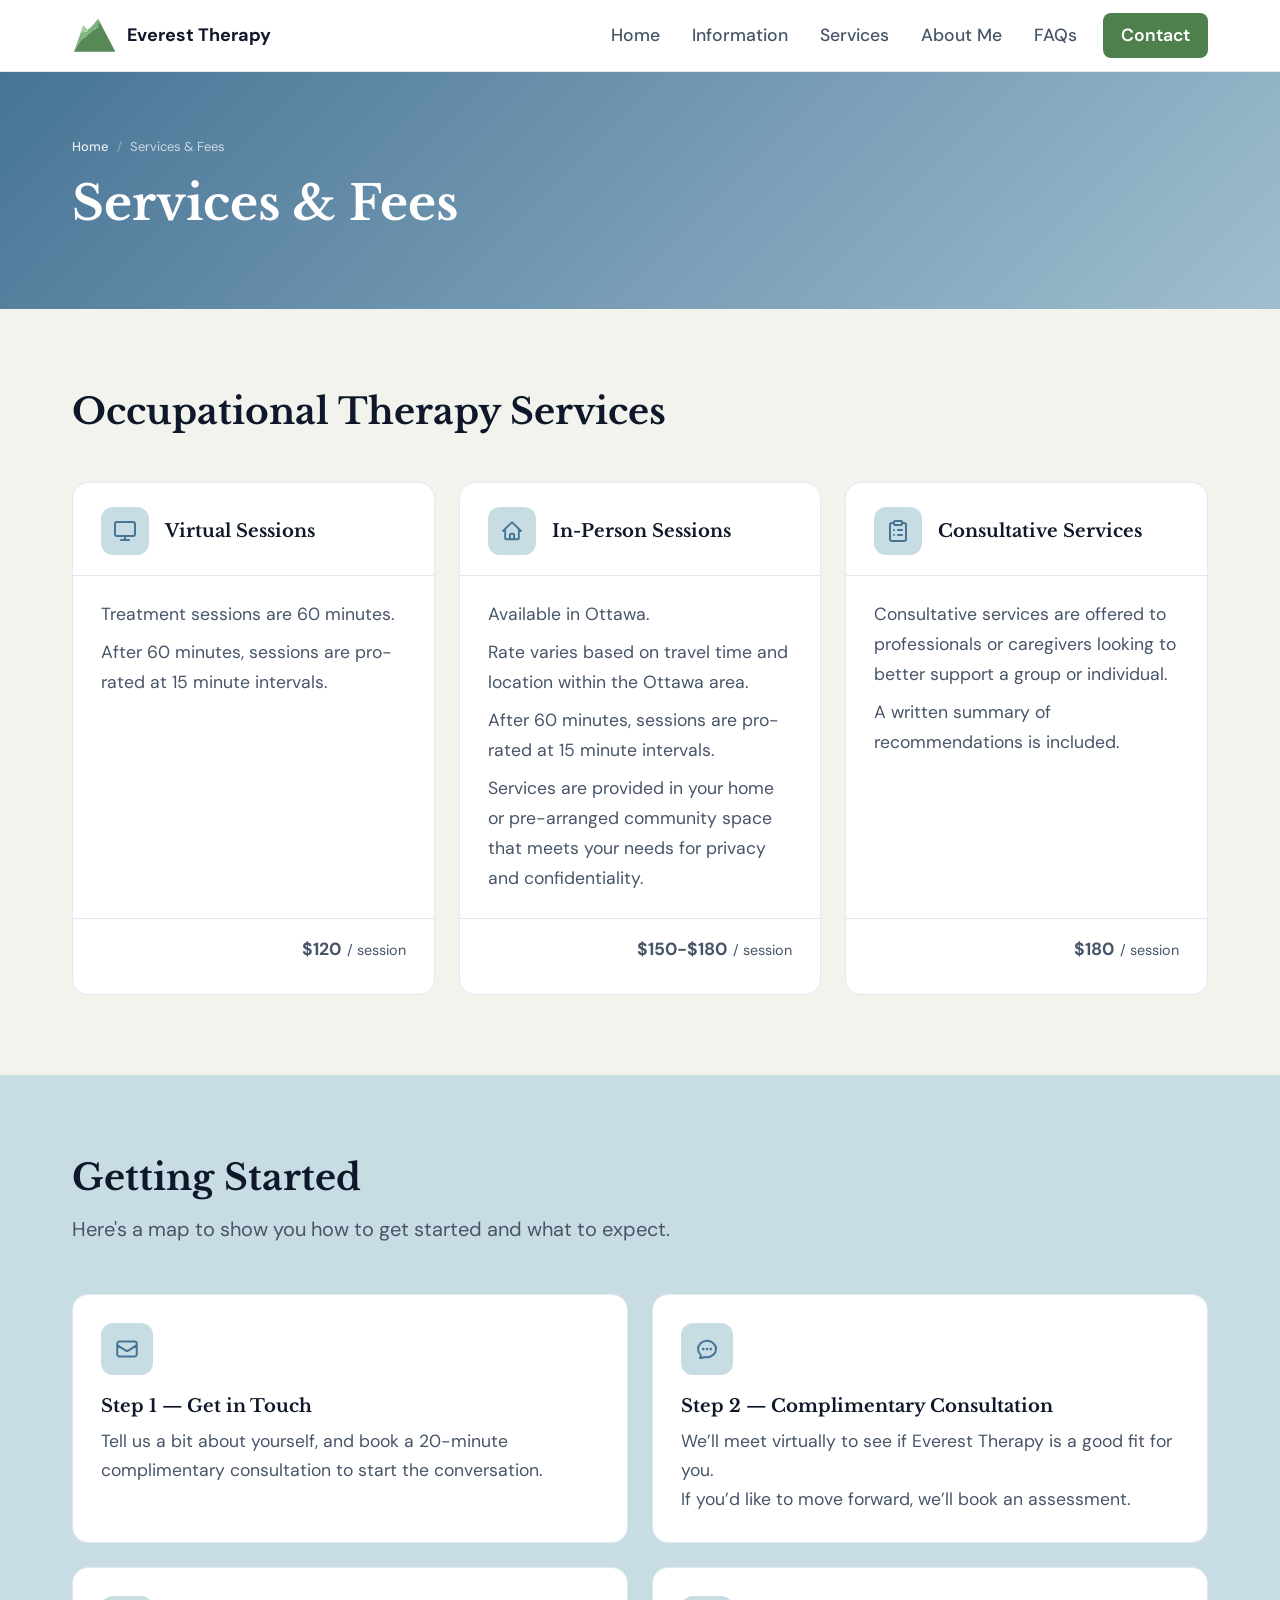
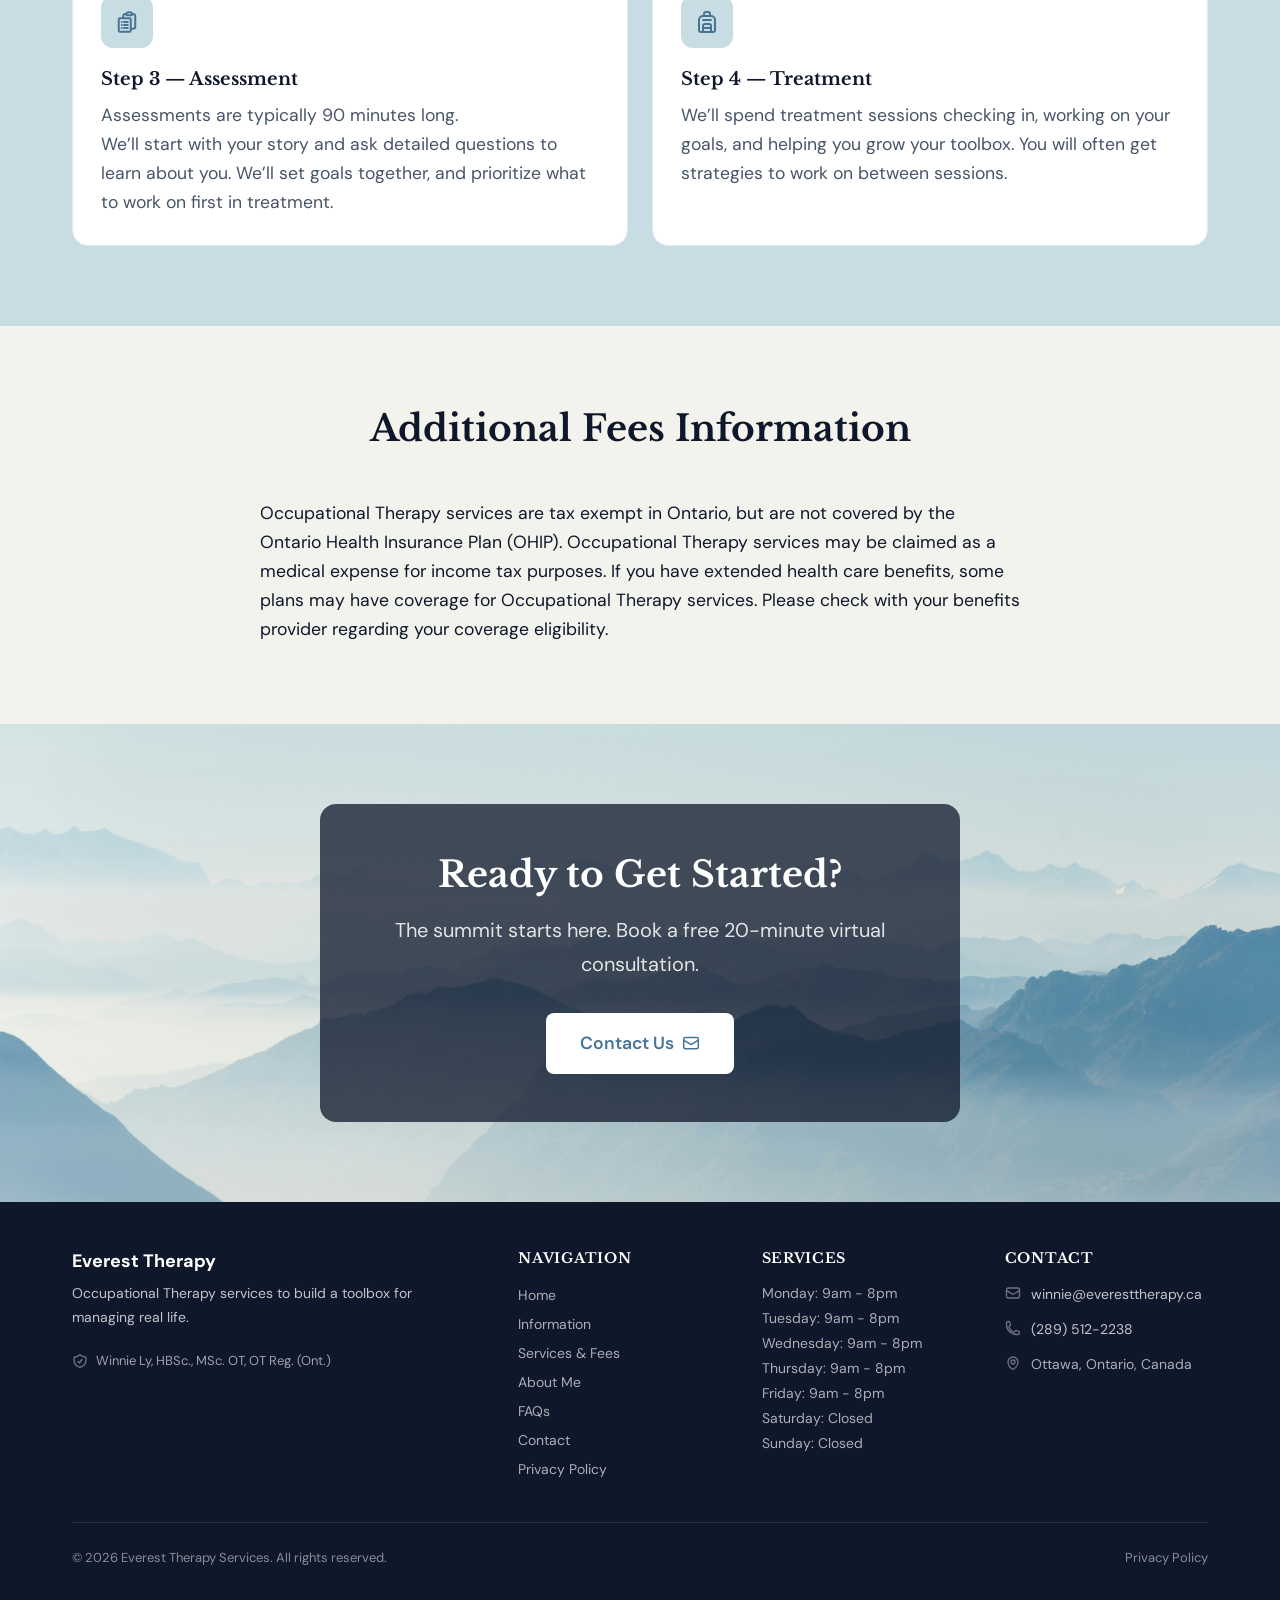
<file: services/index.html>
﻿<!DOCTYPE html>
<html lang="en">
<head>
  <meta charset="UTF-8">
  <meta name="viewport" content="width=device-width, initial-scale=1.0">
  <meta name="description" content="Occupational therapy services and fees. Initial consultation is free. Assessments, home modifications, mental health OT, paediatric OT, and more.">
  <title>Services &amp; Fees — Everest Therapy</title>

  <link rel="preconnect" href="https://fonts.googleapis.com">
  <link rel="preconnect" href="https://fonts.gstatic.com" crossorigin>
  <link href="https://fonts.googleapis.com/css2?family=Libre+Baskerville:wght@400;700&family=DM+Sans:wght@300;400;500;700&display=swap" rel="stylesheet">
  <link rel="stylesheet" href="../css/styles.css">
</head>
<body class="page-wrapper">

  <a href="#main-content" class="skip-link">Skip to main content</a>

  <!-- —— Header ——————————————————————————————————— -->
  <header class="site-header" role="banner">
    <nav class="nav-container" aria-label="Main navigation">
      <a href="../" class="nav-logo" aria-label="Everest Therapy — Home">
        <img src="../images/logo.svg" alt="" aria-hidden="true" class="nav-logo-img" height="36">
        <span>Everest Therapy</span>
      </a>
      <button class="nav-toggle" id="nav-toggle"
              aria-expanded="false" aria-controls="nav-menu"
              aria-label="Toggle navigation menu">
        <span class="bar"></span>
        <span class="bar"></span>
        <span class="bar"></span>
      </button>
      <ul class="nav-menu" id="nav-menu" role="list">
        <li><a href="../"             class="nav-link">Home</a></li>
        <li><a href="../information/" class="nav-link">Information</a></li>
        <li><a href="./"              class="nav-link">Services</a></li>
        <li><a href="../about/"       class="nav-link">About Me</a></li>
        <li><a href="../faqs/"        class="nav-link">FAQs</a></li>
        <li><a href="../contact/"     class="nav-link nav-link--cta">Contact</a></li>
      </ul>
    </nav>
  </header>

  <!-- —— Main ———————————————————————————————————— -->
  <main id="main-content">

    <!-- Page Banner -->
    <section class="page-banner" aria-labelledby="page-heading">
      <div class="container">
        <nav aria-label="Breadcrumb">
          <ol class="breadcrumb" role="list">
            <li><a href="../">Home</a></li>
            <li class="breadcrumb-sep" aria-hidden="true">/</li>
            <li aria-current="page">Services &amp; Fees</li>
          </ol>
        </nav>
        <h1 id="page-heading">Services &amp; Fees</h1>
        <!-- <p class="lead">A comprehensive range of occupational therapy services — all beginning with a free, no-obligation consultation.</p> -->
        <!-- <p class="lead">Every new client receives a free 30-minute consultation (by phone or video call) to discuss your needs, ask questions, and explore whether OT is the right fit — before any commitment or cost.</p> -->
      </div>
    </section>

    <!-- Free consultation highlight -->
    <!-- <section class="section section--white" aria-label="Free consultation information" style="padding-bottom:0">
      <div class="container">
        <div class="notice notice--success" role="note">
          <svg xmlns="http://www.w3.org/2000/svg" width="22" height="22" fill="none" viewBox="0 0 24 24" stroke-width="2" stroke="currentColor" aria-hidden="true"><path stroke-linecap="round" stroke-linejoin="round" d="M9 12.75L11.25 15 15 9.75M21 12a9 9 0 11-18 0 9 9 0 0118 0z"/></svg>
          <div class="notice-text">
            <strong>Free Initial Consultation — No Obligation</strong>
            Every new client receives a free 30-minute consultation (by phone or video call) to discuss your needs, ask questions, and explore whether OT is the right fit — before any commitment or cost.
          </div>
        </div>
      </div>
    </section> -->

    <!-- Services -->
    <section class="section section--white" aria-labelledby="services-list-heading">
      <div class="container">
        <header class="section-header">
          <!-- <span class="section-subtitle">What We Offer</span> -->
          <h2 id="services-list-heading">Occupational Therapy Services</h2>
          <!-- <p class="lead">We provide a range of occupational therapy services for adults and children, in the community or at home.</p> -->
        </header>

        <div style="display:grid;grid-template-columns:repeat(auto-fit,minmax(min(100%,340px),1fr));gap:1.5rem">

          <article class="service-card">
            <div class="service-card-header">
              <div class="service-card-icon" aria-hidden="true">
                <svg xmlns="http://www.w3.org/2000/svg" width="24" height="24" viewBox="0 0 24 24" fill="none" stroke="currentColor" stroke-width="2" stroke-linecap="round" stroke-linejoin="round" class="lucide lucide-monitor-icon lucide-monitor"><rect width="20" height="14" x="2" y="3" rx="2"/><line x1="8" x2="16" y1="21" y2="21"/><line x1="12" x2="12" y1="17" y2="21"/></svg>
              </div>
              <div>
                <h3>Virtual Sessions</h3>
                <!-- <p>Comprehensive evaluation of daily living abilities</p> -->
              </div>
            </div>
            <div class="service-card-body">
              <p>Treatment sessions are 60 minutes.</p> 
              <p>After 60 minutes, sessions are pro-rated at 15 minute intervals.</p>
            </div>
            <div class="service-card-footer">
              <span class="price">$120</span>
              <span class="price-label">/ session</span>
            </div>
          </article>

          <article class="service-card">
            <div class="service-card-header">
              <div class="service-card-icon" aria-hidden="true">
                <svg xmlns="http://www.w3.org/2000/svg" width="22" height="22" fill="none" viewBox="0 0 24 24" stroke-width="2" stroke="currentColor"><path stroke-linecap="round" stroke-linejoin="round" d="M2.25 12l8.954-8.955c.44-.439 1.152-.439 1.591 0L21.75 12M4.5 9.75v10.125c0 .621.504 1.125 1.125 1.125H9.75v-4.875c0-.621.504-1.125 1.125-1.125h2.25c.621 0 1.125.504 1.125 1.125V21h4.125c.621 0 1.125-.504 1.125-1.125V9.75M8.25 21h8.25"/></svg>
              </div>
              <div>
                <h3>In-Person Sessions</h3>
                <!-- <p>Evaluating your home for safety and adaptations</p> -->
              </div>
            </div>
            <div class="service-card-body">
              <p>Available in Ottawa.</p>
              <p>Rate varies based on travel time and location within the Ottawa area.</p>
              <p>After 60 minutes, sessions are pro-rated at 15 minute intervals.</p>
              <p>Services are provided in your home or pre-arranged community space that meets your needs for privacy and confidentiality.</p>
            </div>
            <div class="service-card-footer">
              <span class="price">$150-$180</span>
              <span class="price-label">/ session</span>
            </div>
          </article>

          <article class="service-card">
            <div class="service-card-header">
              <div class="service-card-icon" aria-hidden="true">
                <svg xmlns="http://www.w3.org/2000/svg" width="24" height="24" viewBox="0 0 24 24" fill="none" stroke="currentColor" stroke-width="2" stroke-linecap="round" stroke-linejoin="round" class="lucide lucide-clipboard-list-icon lucide-clipboard-list"><rect width="8" height="4" x="8" y="2" rx="1" ry="1"/><path d="M16 4h2a2 2 0 0 1 2 2v14a2 2 0 0 1-2 2H6a2 2 0 0 1-2-2V6a2 2 0 0 1 2-2h2"/><path d="M12 11h4"/><path d="M12 16h4"/><path d="M8 11h.01"/><path d="M8 16h.01"/></svg>
              </div>
              <div>
                <h3>Consultative Services</h3>
                <!-- <p>Support for wellbeing, routines, and daily function</p> -->
              </div>
            </div>
            <div class="service-card-body">
              <p>Consultative services are offered to professionals or caregivers looking to better support a group or individual.</p>
              <p>A written summary of recommendations is included. </p>
            </div>
            <div class="service-card-footer">
              <span class="price">$180</span>
              <span class="price-label">/ session</span>
            </div>
          </article>

          <!-- <article class="service-card">
            <div class="service-card-header">
              <div class="service-card-icon" aria-hidden="true">
                <svg xmlns="http://www.w3.org/2000/svg" width="22" height="22" fill="none" viewBox="0 0 24 24" stroke-width="2" stroke="currentColor"><path stroke-linecap="round" stroke-linejoin="round" d="M11.42 15.17L17.25 21A2.652 2.652 0 0021 17.25l-5.877-5.877M11.42 15.17l2.496-3.03c.317-.384.74-.626 1.208-.766M11.42 15.17l-4.655 5.653a2.548 2.548 0 11-3.586-3.586l6.837-5.63m5.108-.233c.55-.164 1.163-.188 1.743-.14a4.5 4.5 0 004.486-6.336l-3.276 3.277a3.004 3.004 0 01-2.25-2.25l3.276-3.276a4.5 4.5 0 00-6.336 4.486c.091 1.076-.071 2.264-.904 2.95l-.102.085m-1.745 1.437L5.909 7.5H4.5L2.25 3.75l1.5-1.5L7.5 4.5v1.409l4.26 4.26m-1.745 1.437l1.745-1.437m6.615 8.206L15.75 15.75M4.867 19.125h.008v.008h-.008v-.008z"/></svg>
              </div>
              <div>
                <h3>Physical Rehabilitation</h3>
                <p>Recovery and adaptation after illness or injury</p>
              </div>
            </div>
            <div class="service-card-body">
              <p>Working with individuals recovering from stroke, acquired brain injury, orthopaedic surgery, or other physical conditions to regain function, learn compensatory techniques, and return to valued activities as fully as possible.</p>
            </div>
          </article>

          <article class="service-card">
            <div class="service-card-header">
              <div class="service-card-icon" aria-hidden="true">
                <svg xmlns="http://www.w3.org/2000/svg" width="22" height="22" fill="none" viewBox="0 0 24 24" stroke-width="2" stroke="currentColor"><path stroke-linecap="round" stroke-linejoin="round" d="M18 18.72a9.094 9.094 0 003.741-.479 3 3 0 00-4.682-2.72m.94 3.198l.001.031c0 .225-.012.447-.037.666A11.944 11.944 0 0112 21c-2.17 0-4.207-.576-5.963-1.584A6.062 6.062 0 016 18.719m12 0a5.971 5.971 0 00-.941-3.197m0 0A5.995 5.995 0 0012 12.75a5.995 5.995 0 00-5.058 2.772m0 0a3 3 0 00-4.681 2.72 8.986 8.986 0 003.74.477m.94-3.197a5.971 5.971 0 00-.94 3.197M15 6.75a3 3 0 11-6 0 3 3 0 016 0zm6 3a2.25 2.25 0 11-4.5 0 2.25 2.25 0 014.5 0zm-13.5 0a2.25 2.25 0 11-4.5 0 2.25 2.25 0 014.5 0z"/></svg>
              </div>
              <div>
                <h3>Paediatric OT</h3>
                <p>Developmental support for children and young people</p>
              </div>
            </div>
            <div class="service-card-body">
              <p>Supporting children with developmental delays, ASD, ADHD, dyspraxia, and other conditions to develop fine motor skills, sensory processing, self-care, play, and school-related abilities — working closely with families and educators.</p>
            </div>
          </article>

          <article class="service-card">
            <div class="service-card-header">
              <div class="service-card-icon" aria-hidden="true">
                <svg xmlns="http://www.w3.org/2000/svg" width="22" height="22" fill="none" viewBox="0 0 24 24" stroke-width="2" stroke="currentColor"><path stroke-linecap="round" stroke-linejoin="round" d="M20.25 14.15v4.25c0 1.094-.787 2.036-1.872 2.18-2.087.277-4.216.42-6.378.42s-4.291-.143-6.378-.42c-1.085-.144-1.872-1.086-1.872-2.18v-4.25m16.5 0a2.18 2.18 0 00.75-1.661V8.706c0-1.081-.768-2.015-1.837-2.175a48.114 48.114 0 00-3.413-.387m4.5 8.006c-.194.165-.42.295-.673.38A23.978 23.978 0 0112 15.75c-2.648 0-5.195-.429-7.577-1.22a2.016 2.016 0 01-.673-.38m0 0A2.18 2.18 0 013 12.489V8.706c0-1.081.768-2.015 1.837-2.175a48.111 48.111 0 013.413-.387m7.5 0V5.25A2.25 2.25 0 0013.5 3h-3a2.25 2.25 0 00-2.25 2.25v.894m7.5 0a48.667 48.667 0 00-7.5 0M12 12.75h.008v.008H12v-.008z"/></svg>
              </div>
              <div>
                <h3>Return to Work Support</h3>
                <p>Helping you return to meaningful employment</p>
              </div>
            </div>
            <div class="service-card-body">
              <p>Practical support for individuals returning to work or study following illness, injury, or disability. Services include workplace assessments, graded work rehabilitation, liaison with employers, and provision of Fit for Work reports.</p>
            </div>
          </article>

          <article class="service-card">
            <div class="service-card-header">
              <div class="service-card-icon" aria-hidden="true">
                <svg xmlns="http://www.w3.org/2000/svg" width="22" height="22" fill="none" viewBox="0 0 24 24" stroke-width="2" stroke="currentColor"><path stroke-linecap="round" stroke-linejoin="round" d="M9 12h3.75M9 15h3.75M9 18h3.75m3 .75H18a2.25 2.25 0 002.25-2.25V6.108c0-1.135-.845-2.098-1.976-2.192a48.424 48.424 0 00-1.123-.08m-5.801 0c-.065.21-.1.433-.1.664 0 .414.336.75.75.75h4.5a.75.75 0 00.75-.75 2.25 2.25 0 00-.1-.664m-5.8 0A2.251 2.251 0 0113.5 2.25H15c1.012 0 1.867.668 2.15 1.586m-5.8 0c-.376.023-.75.05-1.124.08C9.095 4.01 8.25 4.973 8.25 6.108V8.25m0 0H4.875c-.621 0-1.125.504-1.125 1.125v11.25c0 .621.504 1.125 1.125 1.125h9.75c.621 0 1.125-.504 1.125-1.125V9.375c0-.621-.504-1.125-1.125-1.125H8.25zM6.75 12h.008v.008H6.75V12zm0 3h.008v.008H6.75V15zm0 3h.008v.008H6.75V18z"/></svg>
              </div>
              <div>
                <h3>Report Writing</h3>
                <p>Professional reports for legal, funding, or other purposes</p>
              </div>
            </div>
            <div class="service-card-body">
              <p>Professionally written OT reports for a variety of purposes, including social care assessments, housing applications, personal injury claims, or insurance purposes. Reports are evidence-based, clinically robust, and delivered within agreed timeframes.</p>
            </div>
          </article>

          <article class="service-card">
            <div class="service-card-header">
              <div class="service-card-icon" aria-hidden="true">
                <svg xmlns="http://www.w3.org/2000/svg" width="22" height="22" fill="none" viewBox="0 0 24 24" stroke-width="2" stroke="currentColor"><path stroke-linecap="round" stroke-linejoin="round" d="M15.75 6a3.75 3.75 0 11-7.5 0 3.75 3.75 0 017.5 0zM4.501 20.118a7.5 7.5 0 0114.998 0A17.933 17.933 0 0112 21.75c-2.676 0-5.216-.584-7.499-1.632z"/></svg>
              </div>
              <div>
                <h3>Carer Education &amp; Support</h3>
                <p>Training and guidance for family members and carers</p>
              </div>
            </div>
            <div class="service-card-body">
              <p>Providing education, training, and practical guidance to family members, informal carers, or support workers to help them support their loved one safely and effectively — reducing carer stress and improving outcomes for all.</p>
            </div>
          </article> -->

        </div>
      </div>
    </section>

    <!-- Getting Started -->
    <section class="section section--alt" aria-labelledby="getting-started-heading">
      <div class="container">
        <header class="section-header">
          <!-- <span class="section-subtitle">Getting Started</span> -->
          <h2 id="getting-started-heading">Getting Started</h2>
          <p class="lead">Here's a map to show you how to get started and what to expect.</p>
        </header>

        <div class="card-grid card-grid--2">

          <article class="card">
            <div class="card-icon" aria-hidden="true">
              <svg xmlns="http://www.w3.org/2000/svg" width="24" height="24" fill="none" viewBox="0 0 24 24" stroke-width="2" stroke="currentColor"><path stroke-linecap="round" stroke-linejoin="round" d="M21.75 6.75v10.5a2.25 2.25 0 01-2.25 2.25h-15a2.25 2.25 0 01-2.25-2.25V6.75m19.5 0A2.25 2.25 0 0019.5 4.5h-15a2.25 2.25 0 00-2.25 2.25m19.5 0v.243a2.25 2.25 0 01-1.07 1.916l-7.5 4.615a2.25 2.25 0 01-2.36 0L3.32 8.91a2.25 2.25 0 01-1.07-1.916V6.75"/></svg>
            </div>
            <h3>Step 1 — Get in Touch</h3>
            <p>Tell us a bit about yourself, and book a 20-minute complimentary consultation to start the conversation.</p>
          </article>

          <article class="card">
            <div class="card-icon" aria-hidden="true">
              <svg xmlns="http://www.w3.org/2000/svg" width="24" height="24" fill="none" viewBox="0 0 24 24" stroke-width="2" stroke="currentColor"><path stroke-linecap="round" stroke-linejoin="round" d="M8.625 12a.375.375 0 11-.75 0 .375.375 0 01.75 0zm0 0H8.25m4.125 0a.375.375 0 11-.75 0 .375.375 0 01.75 0zm0 0H12m4.125 0a.375.375 0 11-.75 0 .375.375 0 01.75 0zm0 0h-.375M21 12c0 4.556-4.03 8.25-9 8.25a9.764 9.764 0 01-2.555-.337A5.972 5.972 0 015.41 20.97a5.969 5.969 0 01-.474-.065 4.48 4.48 0 00.978-2.025c.09-.457-.133-.901-.467-1.226C3.93 16.178 3 14.189 3 12c0-4.556 4.03-8.25 9-8.25s9 3.694 9 8.25z"/></svg>
            </div>
            <h3>Step 2 — Complimentary Consultation</h3>
            <p>We’ll meet virtually to see if Everest Therapy is a good fit for you.</p> 
            <p>If you’d like to move forward, we’ll book an assessment.</p>
          </article>

          <article class="card">
            <div class="card-icon" aria-hidden="true">
              <svg xmlns="http://www.w3.org/2000/svg" width="24" height="24" fill="none" viewBox="0 0 24 24" stroke-width="2" stroke="currentColor"><path stroke-linecap="round" stroke-linejoin="round" d="M9 12h3.75M9 15h3.75M9 18h3.75m3 .75H18a2.25 2.25 0 002.25-2.25V6.108c0-1.135-.845-2.098-1.976-2.192a48.424 48.424 0 00-1.123-.08m-5.801 0c-.065.21-.1.433-.1.664 0 .414.336.75.75.75h4.5a.75.75 0 00.75-.75 2.25 2.25 0 00-.1-.664m-5.8 0A2.251 2.251 0 0113.5 2.25H15c1.012 0 1.867.668 2.15 1.586m-5.8 0c-.376.023-.75.05-1.124.08C9.095 4.01 8.25 4.973 8.25 6.108V8.25m0 0H4.875c-.621 0-1.125.504-1.125 1.125v11.25c0 .621.504 1.125 1.125 1.125h9.75c.621 0 1.125-.504 1.125-1.125V9.375c0-.621-.504-1.125-1.125-1.125H8.25zM6.75 12h.008v.008H6.75V12zm0 3h.008v.008H6.75V15zm0 3h.008v.008H6.75V18z"/></svg>
            </div>
            <h3>Step 3 — Assessment</h3>
            <p>Assessments are typically 90 minutes long.</p>
            <p>We’ll start with your story and ask detailed questions to learn about you. We’ll set goals together, and prioritize what to work on first in treatment.</p>
          </article>

          <article class="card">
            <div class="card-icon" aria-hidden="true">
              <svg xmlns="http://www.w3.org/2000/svg" width="24" height="24" viewBox="0 0 24 24" fill="none" stroke="currentColor" stroke-width="2" stroke-linecap="round" stroke-linejoin="round" class="lucide lucide-backpack-icon lucide-backpack"><path d="M4 10a4 4 0 0 1 4-4h8a4 4 0 0 1 4 4v10a2 2 0 0 1-2 2H6a2 2 0 0 1-2-2z"/><path d="M8 10h8"/><path d="M8 18h8"/><path d="M8 22v-6a2 2 0 0 1 2-2h4a2 2 0 0 1 2 2v6"/><path d="M9 6V4a2 2 0 0 1 2-2h2a2 2 0 0 1 2 2v2"/></svg>
            </div>
            <h3>Step 4 — Treatment</h3>
            <p>We’ll spend treatment sessions checking in, working on your goals, and helping you grow your toolbox. You will often get strategies to work on between sessions.</p>
          </article>

        </div>
      </div>
    </section>

    <!-- Disclaimer -->
    <section class="section section--white" aria-labelledby="disclaimer-heading">
      <div class="container">
        <div style="max-width:760px;margin:0 auto">
          <header class="section-header text-center">
            <h2 id="disclaimer-heading">Additional Fees Information</h2>
          </header>
          <p>Occupational Therapy services are tax exempt in Ontario, but are not covered by the Ontario Health Insurance Plan (OHIP). Occupational Therapy services may be claimed as a medical expense for income tax purposes. If you have extended health care benefits, some plans may have coverage for Occupational Therapy services. Please check with your benefits provider regarding your coverage eligibility.</p>
          <!-- <p>Placeholder: Describe the limitations of the services offered — for example, that occupational therapy support does not replace the advice of a qualified medical professional, and individuals should always seek appropriate medical guidance for their specific circumstances.</p> -->
          <!-- <p>Placeholder: Include any relevant regulatory or professional body disclaimer — for example, confirming registration with the relevant governing body and what that means in terms of professional standards and accountability.</p>
          <p style="font-size:0.875rem;color:var(--clr-text-muted);margin-top:1.5rem">Placeholder: Add a note about when this disclaimer was last updated, e.g. "Last updated: January 2025."</p>
        </div> -->
      </div>
    </section>

    <!-- CTA -->
    <section class="section section--dark" aria-labelledby="services-cta-heading">
      <div class="container text-center">
        <!-- <span class="section-subtitle">No Obligation</span> -->
        <h2 id="services-cta-heading">Ready to Get Started?</h2>
        <p class="lead" style="margin:1rem auto 2rem">The summit starts here. Book a free 20-minute virtual consultation.</p>
        <a href="../contact/" class="btn btn--primary btn--lg">
          Contact Us
          <svg xmlns="http://www.w3.org/2000/svg" width="18" height="18" fill="none" viewBox="0 0 24 24" stroke-width="2" stroke="currentColor" aria-hidden="true"><path stroke-linecap="round" stroke-linejoin="round" d="M21.75 6.75v10.5a2.25 2.25 0 01-2.25 2.25h-15a2.25 2.25 0 01-2.25-2.25V6.75m19.5 0A2.25 2.25 0 0019.5 4.5h-15a2.25 2.25 0 00-2.25 2.25m19.5 0v.243a2.25 2.25 0 01-1.07 1.916l-7.5 4.615a2.25 2.25 0 01-2.36 0L3.32 8.91a2.25 2.25 0 01-1.07-1.916V6.75"/></svg>
        </a>
      </div>
    </section>

  </main>

  <!-- —— Footer ——————————————————————————————————— -->
  <footer class="site-footer" role="contentinfo">
    <div class="container">
      <div class="footer-grid">
        <div class="footer-brand-text">
          <h3>Everest Therapy</h3>
          <p>Occupational Therapy services to build a toolbox for managing real life.</p>
          <div class="footer-reg">
            <svg xmlns="http://www.w3.org/2000/svg" width="16" height="16" fill="none" viewBox="0 0 24 24" stroke-width="2" stroke="currentColor" aria-hidden="true"><path stroke-linecap="round" stroke-linejoin="round" d="M9 12.75L11.25 15 15 9.75m-3-7.036A11.959 11.959 0 013.598 6 11.99 11.99 0 003 9.749c0 5.592 3.824 10.29 9 11.623 5.176-1.332 9-6.03 9-11.622 0-1.31-.21-2.571-.598-3.751h-.152c-3.196 0-6.1-1.248-8.25-3.285z"/></svg>
            <span>Winnie Ly, HBSc., MSc. OT, OT Reg. (Ont.)</span>
          </div>
        </div>
        <div class="footer-col">
          <h4>Navigation</h4>
          <ul class="footer-links" role="list">
            <li><a href="../">Home</a></li>
            <li><a href="../information/">Information</a></li>
            <li><a href="./">Services &amp; Fees</a></li>
            <li><a href="../about/">About Me</a></li>
            <li><a href="../faqs/">FAQs</a></li>
            <li><a href="../contact/">Contact</a></li>
            <li><a href="../privacy/">Privacy Policy</a></li>
          </ul>
        </div>
        <div class="footer-col">
          <h4>Services</h4>
          <ul class="footer-links" role="list">
            <li>Monday: 9am - 8pm</li>
            <li>Tuesday: 9am - 8pm</li>
            <li>Wednesday: 9am - 8pm</li>
            <li>Thursday: 9am - 8pm</li>
            <li>Friday: 9am - 8pm</li>
            <li>Saturday: Closed</li>
            <li>Sunday: Closed</li>
          </ul>
        </div>
        <div class="footer-col">
          <h4>Contact</h4>
          <div class="footer-contact-item">
            <svg xmlns="http://www.w3.org/2000/svg" width="16" height="16" fill="none" viewBox="0 0 24 24" stroke-width="2" stroke="currentColor" aria-hidden="true"><path stroke-linecap="round" stroke-linejoin="round" d="M21.75 6.75v10.5a2.25 2.25 0 01-2.25 2.25h-15a2.25 2.25 0 01-2.25-2.25V6.75m19.5 0A2.25 2.25 0 0019.5 4.5h-15a2.25 2.25 0 00-2.25 2.25m19.5 0v.243a2.25 2.25 0 01-1.07 1.916l-7.5 4.615a2.25 2.25 0 01-2.36 0L3.32 8.91a2.25 2.25 0 01-1.07-1.916V6.75"/></svg>
            <a href="mailto:winnie@everesttherapy.ca">winnie@everesttherapy.ca</a>
          </div>
          <div class="footer-contact-item">
            <svg xmlns="http://www.w3.org/2000/svg" width="16" height="16" fill="none" viewBox="0 0 24 24" stroke-width="2" stroke="currentColor" aria-hidden="true"><path stroke-linecap="round" stroke-linejoin="round" d="M2.25 6.75c0 8.284 6.716 15 15 15h2.25a2.25 2.25 0 002.25-2.25v-1.372c0-.516-.351-.966-.852-1.091l-4.423-1.106c-.44-.11-.902.055-1.173.417l-.97 1.293c-.282.376-.769.542-1.21.38a12.035 12.035 0 01-7.143-7.143c-.162-.441.004-.928.38-1.21l1.293-.97c.363-.271.527-.734.417-1.173L6.963 3.102a1.125 1.125 0 00-1.091-.852H4.5A2.25 2.25 0 002.25 4.5v2.25z"/></svg>
            <a href="tel:[YourPhoneNumber]">(289) 512-2238</a>
          </div>
          <div class="footer-contact-item">
            <svg xmlns="http://www.w3.org/2000/svg" width="16" height="16" fill="none" viewBox="0 0 24 24" stroke-width="2" stroke="currentColor" aria-hidden="true"><path stroke-linecap="round" stroke-linejoin="round" d="M15 10.5a3 3 0 11-6 0 3 3 0 016 0z"/><path stroke-linecap="round" stroke-linejoin="round" d="M19.5 10.5c0 7.142-7.5 11.25-7.5 11.25S4.5 17.642 4.5 10.5a7.5 7.5 0 1115 0z"/></svg>
            <span>Ottawa, Ontario, Canada</span>
          </div>
        </div>
      </div>
      <div class="footer-bottom">
        <span>&copy; <span id="year"></span> Everest Therapy Services. All rights reserved.</span>
        <a href="../privacy/">Privacy Policy</a>
      </div>
    </div>
  </footer>

  <button class="back-to-top" id="back-to-top" aria-label="Back to top of page">
    <svg xmlns="http://www.w3.org/2000/svg" width="20" height="20" fill="none" viewBox="0 0 24 24" stroke-width="2.5" stroke="currentColor" aria-hidden="true"><path stroke-linecap="round" stroke-linejoin="round" d="M4.5 10.5L12 3m0 0l7.5 7.5M12 3v18"/></svg>
  </button>

  <script>document.getElementById('year').textContent = new Date().getFullYear();</script>
  <script src="../js/main.js"></script>
</body>
</html>
</file>
<file: css/styles.css>
/* =============================================
   OT Practice — Main Stylesheet
   =============================================
   1.  Custom Properties
   2.  Reset & Base
   3.  Typography
   4.  Layout
   5.  Skip Link
   6.  Header & Navigation
   7.  Mobile Menu
   8.  Hero (Home)
   9.  Page Banner
   10. Sections
   11. Cards & Feature Grid
   12. Info Blocks
   13. Services & Fees
   14. Notices
   15. Forms
   16. Buttons
   17. Footer
   18. Back-to-Top
   19. Animations & Transitions
   20. Print
   ============================================= */

/* ─────────────────────────────────────────────
   1. Custom Properties
   ───────────────────────────────────────────── */
:root {
  /* Colour Palette */
  --clr-primary:        #0891b2; /* cyan-600  */
  --clr-primary-dark:   #477495; /* cyan-700  */
  --clr-primary-light:  #deeaf0; /* cyan-100  */
  --clr-secondary:      #a0becf; /* teal-700  */
  --clr-secondary-dark: #fda97e; /* teal-800  */
  --clr-cta:            #4e804d; /* everest green*/
  --clr-cta-dark:       #2f5230; /* emerald-700*/
  --clr-bg:             #f2f3ed; /* slate-50  */
  --clr-bg-alt:         #C8DCE3; /* cyan-50   */
  --clr-white:          #ffffff;
  --clr-text:           #0f172a; /* slate-900 */
  --clr-text-muted:     #475569; /* slate-600 */
  --clr-border:         #e2e8f0; /* slate-200 */
  --clr-error:          #dc2626;
  --clr-success:        #059669;
  --clr-warning-bg:     #fefce8;
  --clr-warning-border: #fde047;

  /* Typography */
  --font-heading: 'Libre Baskerville', serif;
  --font-body:    'DM Sans', system-ui, sans-serif;

  /* Sizing */
  --nav-height:  72px;
  --max-width:   1200px;
  --section-gap: 5rem;

  /* Shadows */
  --shadow-sm:  0 1px 2px 0 rgb(0 0 0 / .05);
  --shadow-md:  0 4px 6px -1px rgb(0 0 0 / .08), 0 2px 4px -2px rgb(0 0 0 / .06);
  --shadow-lg:  0 10px 15px -3px rgb(0 0 0 / .08), 0 4px 6px -4px rgb(0 0 0 / .05);

  /* Radii */
  --radius-sm:  .375rem;
  --radius-md:  .5rem;
  --radius-lg:  .75rem;
  --radius-xl:  1rem;
  --radius-2xl: 1.5rem;

  /* Transitions */
  --tr-fast:  150ms ease;
  --tr-base:  200ms ease;
  --tr-slow:  300ms ease;

  /* Z-index scale */
  --z-base:    1;
  --z-raised:  10;
  --z-overlay: 20;
  --z-modal:   30;
  --z-toast:   40;
  --z-nav:     50;
}

/* ─────────────────────────────────────────────
   2. Reset & Base
   ───────────────────────────────────────────── */
*, *::before, *::after {
  box-sizing: border-box;
  margin: 0;
  padding: 0;
}

html {
  scroll-behavior: smooth;
  -webkit-text-size-adjust: 100%;
  overflow-x: hidden;
}

@media (prefers-reduced-motion: reduce) {
  html { scroll-behavior: auto; }
  *, *::before, *::after {
    animation-duration: .01ms !important;
    animation-iteration-count: 1 !important;
    transition-duration: .01ms !important;
  }
}

body {
  font-family: var(--font-body);
  font-size: 1.1rem;
  line-height: 1.65;
  color: var(--clr-text);
  background-color: var(--clr-bg);
  -webkit-font-smoothing: antialiased;
  overflow-x: hidden;
}

img, video, svg {
  display: block;
  max-width: 100%;
}

a {
  color: var(--clr-primary-dark);
  text-decoration: underline;
  text-decoration-color: transparent;
  transition: color var(--tr-base), text-decoration-color var(--tr-base);
}
a:hover  { text-decoration-color: currentColor; }
a:focus-visible {
  outline: 3px solid var(--clr-primary);
  outline-offset: 2px;
  border-radius: var(--radius-sm);
}

ul, ol { list-style: none; }
button { font-family: inherit; cursor: pointer; border: none; background: none; }

/* ─────────────────────────────────────────────
   3. Typography
   ───────────────────────────────────────────── */
h1, h2, h3, h4, h5, h6 {
  font-family: var(--font-heading);
  color: var(--clr-text);
  line-height: 1.25;
  font-weight: 700;
}

h1 { font-size: clamp(2rem, 5vw, 3rem); }
h2 { font-size: clamp(1.5rem, 3.5vw, 2.25rem); }
h3 { font-size: clamp(1.125rem, 2.5vw, 1.375rem); }
h4 { font-size: 1.125rem; }

p + p { margin-top: .875rem; }

.lead {
  font-size: clamp(1.0625rem, 2vw, 1.25rem);
  line-height: 1.7;
  color: var(--clr-text-muted);
  max-width: 62ch;
}

.text-center   { text-align: center; }
.text-center p { margin-left: auto; margin-right: auto; }
.center { display: block; margin-left: auto; margin-right: auto; }

/* Visually hidden but available to screen readers */
.sr-only {
  position: absolute;
  width: 1px;
  height: 1px;
  padding: 0;
  margin: -1px;
  overflow: hidden;
  clip: rect(0,0,0,0);
  white-space: nowrap;
  border: 0;
}

/* ─────────────────────────────────────────────
   4. Layout
   ───────────────────────────────────────────── */
.container {
  width: 100%;
  max-width: var(--max-width);
  margin-inline: auto;
  padding-inline: 1rem;
}
@media (min-width: 640px)  { .container { padding-inline: 1.5rem; } }
@media (min-width: 1024px) { .container { padding-inline: 2rem;   } }

.page-wrapper {
  min-height: 100vh;
  display: flex;
  flex-direction: column;
}
main { flex: 1; }

/* ─────────────────────────────────────────────
   5. Skip Link
   ───────────────────────────────────────────── */
.skip-link {
  position: absolute;
  top: -100%;
  left: 1rem;
  z-index: calc(var(--z-nav) + 10);
  padding: .5rem 1rem;
  background: var(--clr-primary-dark);
  color: #fff;
  border-radius: 0 0 var(--radius-md) var(--radius-md);
  font-weight: 600;
  text-decoration: none;
  transition: top var(--tr-fast);
}
.skip-link:focus { top: 0; }

/* ─────────────────────────────────────────────
   6. Header & Navigation
   ───────────────────────────────────────────── */
.site-header {
  position: sticky;
  top: 0;
  z-index: var(--z-nav);
  background: var(--clr-white);
  border-bottom: 1px solid var(--clr-border);
  height: var(--nav-height);
  display: flex;
  align-items: center;
  transition: box-shadow var(--tr-base);
}
.site-header.scrolled { box-shadow: var(--shadow-md); }

.nav-container {
  width: 100%;
  max-width: var(--max-width);
  margin-inline: auto;
  padding-inline: 1rem;
  display: flex;
  align-items: center;
  justify-content: space-between;
  gap: 1rem;
}
@media (min-width: 640px)  { .nav-container { padding-inline: 1.5rem; } }
@media (min-width: 1024px) { .nav-container { padding-inline: 2rem;   } }

.nav-logo {
  display: flex;
  align-items: center;
  gap: .625rem;
  text-decoration: none;
  color: var(--clr-text);
  font-family: var(--font-body);
  font-weight: 700;
  font-size: 1.125rem;
  flex-shrink: 0;
}
.nav-logo:hover { color: var(--clr-primary-dark); text-decoration-color: transparent; }
.nav-logo:focus-visible { outline-offset: 4px; }

.nav-logo-icon {
  width: 36px;
  height: 36px;
  background: var(--clr-primary-dark);
  border-radius: var(--radius-md);
  display: flex;
  align-items: center;
  justify-content: center;
  flex-shrink: 0;
}
.nav-logo-icon svg { color: #fff; }

.nav-logo-img {
  height: 36px;
  width: auto;
  display: block;
  flex-shrink: 0;
}

.nav-menu {
  display: flex;
  align-items: center;
  gap: .25rem;
}

.nav-link {
  display: inline-flex;
  align-items: center;
  padding: .5rem .875rem;
  border-radius: var(--radius-md);
  font-weight: 500;
  font-size: 1.1rem;
  color: var(--clr-text-muted);
  text-decoration: none;
  transition: color var(--tr-base), background-color var(--tr-base);
  white-space: nowrap;
  min-height: 44px;
}
.nav-link:hover    { color: var(--clr-primary-dark); background-color: var(--clr-bg-alt); }
.nav-link:focus-visible { outline: 3px solid var(--clr-primary); outline-offset: 2px; }
.nav-link.active   { color: var(--clr-primary-dark); background-color: var(--clr-primary-light); font-weight: 600; }

.nav-link--cta {
  background-color: var(--clr-cta);
  color: var(--clr-white) !important;
  font-weight: 600;
  padding-inline: 1.125rem;
  margin-left: .5rem;
}
.nav-link--cta:hover    { background-color: var(--clr-cta-dark); }
.nav-link--cta.active   { background-color: var(--clr-cta-dark); }

/* ─────────────────────────────────────────────
   7. Mobile Menu
   ───────────────────────────────────────────── */
.nav-toggle {
  display: none;
  flex-direction: column;
  justify-content: space-between;
  width: 44px;
  height: 44px;
  padding: .625rem;
  border-radius: var(--radius-md);
  transition: background-color var(--tr-base);
  cursor: pointer;
}
.nav-toggle:hover        { background-color: var(--clr-bg); }
.nav-toggle:focus-visible { outline: 3px solid var(--clr-primary); outline-offset: 2px; }
.nav-toggle .bar {
  display: block;
  width: 100%;
  height: 2px;
  background-color: var(--clr-text);
  border-radius: 2px;
  transition: transform var(--tr-slow), opacity var(--tr-slow);
}

/* open state */
.nav-toggle[aria-expanded="true"] .bar:nth-child(1) { transform: translateY(7px) rotate(45deg); }
.nav-toggle[aria-expanded="true"] .bar:nth-child(2) { opacity: 0; transform: scaleX(0); }
.nav-toggle[aria-expanded="true"] .bar:nth-child(3) { transform: translateY(-7px) rotate(-45deg); }

@media (max-width: 767px) {
  .nav-toggle { display: flex; }

  .nav-menu {
    position: fixed;
    inset: var(--nav-height) 0 0 0;
    flex-direction: column;
    align-items: stretch;
    background: var(--clr-white);
    padding: 1.5rem 1rem 2rem;
    gap: .375rem;
    border-top: 1px solid var(--clr-border);
    overflow-y: auto;
    transform: translateX(100%);
    transition: transform var(--tr-slow);
    z-index: var(--z-overlay);
  }
  .nav-menu.is-open { transform: translateX(0); }

  .nav-link { font-size: 1.1rem; padding: .75rem 1rem; justify-content: flex-start; }
  .nav-link--cta { margin-left: 0; margin-top: .5rem; justify-content: center; }
}

/* ─────────────────────────────────────────────
   8. Hero Section (Home Page)
   ───────────────────────────────────────────── */
.hero {
  background: linear-gradient(135deg, var(--clr-primary-dark) 0%, var(--clr-secondary) 100%);
  background-image:
    url('../images/header2.jpg'),
    linear-gradient(135deg, var(--clr-primary-dark) 0%, var(--clr-secondary) 100%);
  background-size: cover;
  background-position: center;
  background-repeat: no-repeat;
  background-attachment: scroll;
  color: var(--clr-white);
  display: flex;
  align-items: center;
  padding-block: clamp(4rem, 10vw, 7rem);
  position: relative;
  overflow: hidden;
}
.hero::before {
  content: '';
  position: absolute;
  inset: 0;
  background:
    radial-gradient(ellipse 80% 60% at 70% 50%, rgba(255,255,255,.07) 0%, transparent 70%);
  pointer-events: none;
}

.hero-inner {
  position: relative;
  z-index: 1;
  /* display: grid;
  grid-template-columns: 1fr; */
  gap: 2.5rem;
  align-items: center;
}
@media (min-width: 768px) {
  .hero-inner { grid-template-columns: 1fr 1fr; gap: 3rem; }
}

.hero-content {
  position: relative;
  isolation: isolate;
  width: fit-content;
  max-width: 90ch;
}

.hero-content::before {
  content: '';
  position: absolute;
  inset: -1.5rem -2rem;
  z-index: -1;
  border-radius: var(--radius-xl);
  background: linear-gradient(90deg, rgba(15,23,42,.82) 0%, rgba(15,23,42,.68) 58%, rgba(15,23,42,.12) 100%);
}

.hero-badge {
  display: inline-flex;
  align-items: center;
  gap: .5rem;
  background: rgba(255,255,255,.15);
  border: 1px solid rgba(255,255,255,.25);
  border-radius: 2rem;
  padding: .375rem .875rem;
  font-size: .8125rem;
  font-weight: 600;
  letter-spacing: .03em;
  text-transform: uppercase;
  margin-bottom: 1.25rem;
  width: fit-content;
}

.hero-content h1 {
  font-family: var(--font-body);
  color: var(--clr-white);
  margin-bottom: 1.25rem;
  text-shadow: 0 2px 10px rgba(15,23,42,.4);
}

.hero-content .lead {
  color: var(--clr-white);
  margin-bottom: 2rem;
  text-shadow: 0 1px 8px rgba(15,23,42,.45);
}

.hero-actions {
  display: flex;
  flex-wrap: wrap;
  gap: .875rem;
}

.hero-visual {
  display: flex;
  justify-content: center;
}
@media (max-width: 767px) { .hero-visual { display: none; } }

.hero-card {
  background: rgba(255,255,255,.12);
  backdrop-filter: blur(8px);
  border: 1px solid rgba(255,255,255,.2);
  border-radius: var(--radius-2xl);
  padding: 2rem;
  max-width: 320px;
  width: 100%;
}
.hero-card-item {
  display: flex;
  align-items: flex-start;
  gap: 1rem;
  padding: .875rem 0;
  border-bottom: 1px solid rgba(255,255,255,.12);
}
.hero-card-item:last-child { border-bottom: none; }
.hero-card-item svg { color: var(--clr-primary-light); flex-shrink: 0; margin-top: .125rem; }
.hero-card-item-text strong { display: block; color: #fff; font-size: 1.1rem; margin-bottom: .125rem; }
.hero-card-item-text span   { font-size: .8125rem; color: rgba(255,255,255,.75); }

.hero-trust {
  margin-top: 2.5rem;
  display: flex;
  align-items: center;
  gap: 1.5rem;
  flex-wrap: wrap;
}
.trust-item {
  display: flex;
  align-items: center;
  gap: .5rem;
  font-size: .8125rem;
  color: rgba(255,255,255,.8);
  font-weight: 500;
}
.trust-item svg { color: var(--clr-primary-light); }

/* ─────────────────────────────────────────────
   9. Page Banner (Inner Pages)
   ───────────────────────────────────────────── */
.page-banner {
  background: linear-gradient(135deg, var(--clr-primary-dark) 0%, var(--clr-secondary) 100%);
  color: var(--clr-white);
  padding-block: clamp(2.5rem, 6vw, 4rem);
}
.page-banner h1 { color: var(--clr-white); margin-bottom: .75rem; }
.page-banner .lead { color: rgba(255,255,255,.85); margin-bottom: 0; }

.breadcrumb {
  display: flex;
  align-items: center;
  gap: .5rem;
  font-size: .8125rem;
  color: rgba(255,255,255,.7);
  margin-bottom: 1rem;
}
.breadcrumb a { color: rgba(255,255,255,.85); font-weight: 500; text-decoration: none; }
.breadcrumb a:hover { color: #fff; }
.breadcrumb-sep { opacity: .5; }

/* ─────────────────────────────────────────────
   10. Sections
   ───────────────────────────────────────────── */
.section {
  padding-block: var(--section-gap);
}
.section--alt {
  background-color: var(--clr-bg-alt);
}
.section--white {
  background-color: var(--clr-bg);
}
.section--dark {
  background: linear-gradient(135deg, var(--clr-primary-dark) 0%, var(--clr-secondary) 100%);
  background-image: url('../images/footer2.jpg');
  background-size: cover;
  background-position: center;
  background-repeat: no-repeat;
  color: #fff;
}
.section--dark .container {
  position: relative;
  isolation: isolate;
  width: fit-content;
  max-width: 640px;
  padding: 3rem 3.5rem;
  border-radius: var(--radius-xl);
}
.section--dark .container::before {
  content: '';
  position: absolute;
  inset: 0;
  z-index: -1;
  border-radius: inherit;
  background: linear-gradient(0deg, rgba(15,23,42,0) 0%, rgba(15,23,42,.75) 0%, rgba(15,23,42,.75) 100%, rgba(15,23,42,0) 100%);
}
.section--dark h2 { color: #fff; }
.section--dark p, .section--dark .lead { color: rgba(255,255,255,.85); }

.section-header {
  margin-bottom: 3rem;
}
.section-header.text-center { text-align: center; }
.section-subtitle {
  display: inline-block;
  font-family: var(--font-heading);
  font-size: 1.3rem;
  font-weight: 700;
  letter-spacing: .08em;
  color: var(--clr-primary-dark);
  margin-bottom: .75rem;
}
.section--dark .section-subtitle { color: var(--clr-primary-light); }
.section-header h2 { margin-bottom: .75rem; }

/* ─────────────────────────────────────────────
   11. Cards & Feature Grid
   ───────────────────────────────────────────── */
.card-grid {
  display: grid;
  grid-template-columns: repeat(auto-fit, minmax(min(100%, 280px), 1fr));
  gap: 1.5rem;
}
.card-grid--2 { grid-template-columns: repeat(auto-fit, minmax(min(100%, 460px), 1fr)); }
.card-grid--4 { grid-template-columns: repeat(4, 1fr); }

.card {
  background: var(--clr-white);
  border: 1px solid var(--clr-border);
  border-radius: var(--radius-xl);
  padding: 1.75rem;
  transition: box-shadow var(--tr-base), border-color var(--tr-base), transform var(--tr-base);
  cursor: default;
}
.card:hover {
  box-shadow: var(--shadow-lg);
  border-color: var(--clr-primary-light);
  transform: translateY(-2px);
}

.card-icon {
  width: 52px;
  height: 52px;
  background: var(--clr-bg-alt);
  border-radius: var(--radius-lg);
  display: flex;
  align-items: center;
  justify-content: center;
  margin-bottom: 1.25rem;
  color: var(--clr-primary-dark);
  flex-shrink: 0;
}

.card h3 { margin-bottom: .625rem; font-size: 1.125rem; }
.card p   { color: var(--clr-text-muted); line-height: 1.65; font-size: 1.1rem; margin: 0; }

.services-carousel {
  max-width: 1040px;
  margin-inline: auto;
}

.services-carousel .carousel-wrapper {
  display: block;
}

.services-carousel .carousel-viewport {
  overflow: visible;
}

.services-carousel .carousel-track {
  display: grid;
  grid-template-columns: repeat(3, minmax(0, 320px));
  justify-content: center;
}

.services-carousel .carousel-track .card {
  min-width: 0;
}

.services-carousel .carousel-controls,
.services-carousel .carousel-dots {
  display: none;
}

/* ─────────────────────────────────────────────
   11b. FAQ Accordion
   ───────────────────────────────────────────── */
.faq-accordion {
  border: 1px solid var(--clr-border);
  border-radius: var(--radius);
  overflow: hidden;
}

.faq-item {
  border-bottom: 1px solid var(--clr-border);
  width: 100%;
  box-sizing: border-box;
}
.faq-item:last-child { border-bottom: none; }

.faq-question {
  display: flex;
  justify-content: space-between;
  align-items: center;
  gap: 1rem;
  padding: 1.125rem 1.5rem;
  font-weight: 600;
  font-size: 1.1rem;
  cursor: pointer;
  list-style: none;
  background: var(--clr-white);
  transition: background .15s ease;
  width: 100%;
  box-sizing: border-box;
}
.section--alt .faq-question { background: var(--clr-bg-alt); }
.faq-question::-webkit-details-marker { display: none; }

.faq-question::after {
  content: '+';
  font-size: 1.25rem;
  font-weight: 300;
  flex-shrink: 0;
  color: var(--clr-text-muted);
}
.faq-item[open] > .faq-question::after { content: '−'; }

.faq-question:hover { background: #f1f5f9; }
.section--alt .faq-question:hover { background: #b8cdd6; }

.faq-answer {
  padding: .25rem 1.5rem 1.25rem;
  background: var(--clr-white);
  width: 100%;
  box-sizing: border-box;
}
.section--alt .faq-answer { background: var(--clr-bg-alt); }
section[aria-labelledby="coverage-faq-heading"] .faq-answer {
  background: #d8e7ec;
}
section[aria-labelledby="coverage-faq-heading"] .faq-question {
  background: #d8e7ec;
}
.faq-answer p {
  color: var(--clr-text-muted);
  line-height: 1.7;
  font-size: 1.1rem;
  margin: 0;
}
.faq-answer a { color: var(--clr-primary-dark); }

/* ─────────────────────────────────────────────
   12. Info Blocks (split content)
   ───────────────────────────────────────────── */
.info-block {
  display: grid;
  grid-template-columns: 1fr;
  gap: 3rem;
  align-items: start;
}
@media (min-width: 768px) {
  .info-block { grid-template-columns: 1fr 1fr; align-items: stretch; }
  .info-block.reverse > :first-child { order: 2; }
  .info-block .info-block-content { display: flex; flex-direction: column; justify-content: center; }
}
.info-block--single { grid-template-columns: 1fr !important; }

.info-block-content h2 { margin-bottom: 1rem; }
.info-block-content p  { color: var(--clr-text-muted); }
.info-block-content p + p { margin-top: .875rem; }

.info-check-list {
  margin-top: 1.5rem;
  display: flex;
  flex-direction: column;
  gap: .75rem;
}
.info-check-list--2col {
  display: grid;
  grid-template-columns: repeat(2, 1fr);
  gap: .75rem;
  margin-top: 0;
}
.info-check-item {
  display: flex;
  align-items: flex-start;
  gap: .75rem;
  font-size: 1.1rem;
  color: var(--clr-text-muted);
}
.info-check-item svg {
  width: 20px;
  height: 20px;
  color: var(--clr-cta);
  flex-shrink: 0;
  margin-top: .125rem;
}

.approach-commitments {
  position: relative;
  padding-bottom: 7rem;
}
.approach-commitments-tree {
  position: absolute;
  bottom: 0;
  left: 50%;
  width: min(72vw, 360px);
  transform: translateX(-50%);
  z-index: 2;
  pointer-events: none;
}
.approach-commitments-panel {
  position: relative;
  z-index: 1;
  max-width: 760px;
  margin: 0 auto;
}
.approach-commitments-content {
  padding: .5rem;
}
.approach-commitments-title {
  font-family: var(--font-heading);
  font-size: 1.125rem;
  font-weight: 700;
  color: var(--clr-primary-dark);
  margin-bottom: 1.25rem;
  text-align: center;
}
.approach-commitments-list {
  max-width: 560px;
  margin: 0 auto;
}
@media (min-width: 768px) {
  .approach-commitments {
    padding-left: 0;
    padding-bottom: 5rem;
  }
  .approach-commitments-tree {
    left: 0;
    width: clamp(240px, 24vw, 360px);
    transform: none;
  }
}

.info-block-visual {
  background: var(--clr-bg-alt);
  border-radius: var(--radius-2xl);
  padding: 2rem;
  border: 1px solid var(--clr-border);
}

.education-qualifications {
  background: var(--clr-bg);
  border-color: var(--clr-primary-light);
  box-shadow: var(--shadow-md);
}
.education-qualifications h2 {
  margin-bottom: 1.5rem;
}
.education-qualifications .info-check-list {
  gap: 1rem;
}
.education-qualifications .info-check-item {
  font-weight: 300;
  font-size: 1.1rem;
}
.professional-development {
  background: rgba(255,255,255,.55);
  border: 1px solid var(--clr-border);
  border-radius: var(--radius-xl);
  padding: 1.5rem;
}
.professional-development h3 {
  font-size: 1.125rem;
  margin-bottom: 1rem;
}
.professional-development p {
  font-size: 0.9rem;
}
@media (min-width: 768px) {
  .education-training-block {
    grid-template-columns: minmax(0, 1.2fr) minmax(280px, 1fr);
    align-items: stretch;
  }
}

.stat-grid {
  display: grid;
  grid-template-columns: 1fr 1fr;
  gap: 1.25rem;
}
.stat-item {
  background: var(--clr-white);
  border-radius: var(--radius-lg);
  padding: 1.25rem;
  text-align: center;
  border: 1px solid var(--clr-border);
}
.stat-value {
  font-family: var(--font-heading);
  font-size: 1.75rem;
  font-weight: 700;
  color: var(--clr-primary-dark);
  line-height: 1;
  margin-bottom: .375rem;
}
.stat-label {
  font-size: .8125rem;
  color: var(--clr-text-muted);
  line-height: 1.4;
}

/* ─────────────────────────────────────────────
   13. Services & Fees
   ───────────────────────────────────────────── */
.service-card {
  background: var(--clr-white);
  border: 1px solid var(--clr-border);
  border-radius: var(--radius-xl);
  overflow: hidden;
  display: flex;
  flex-direction: column;
  height: 100%;
  transition: box-shadow var(--tr-base), border-color var(--tr-base);
}
.service-card:hover {
  box-shadow: var(--shadow-lg);
  border-color: var(--clr-primary-light);
}

.service-card-header {
  padding: 1.5rem 1.75rem 1.25rem;
  display: flex;
  align-items: center;
  gap: 1rem;
  border-bottom: 1px solid var(--clr-border);
}
.service-card-icon {
  width: 48px;
  height: 48px;
  background: var(--clr-bg-alt);
  border-radius: var(--radius-lg);
  display: flex;
  align-items: center;
  justify-content: center;
  color: var(--clr-primary-dark);
  flex-shrink: 0;
}
.service-card-header h3 { font-size: 1.125rem; color: var(--clr-text); }
.service-card-header p  { font-size: .8125rem; color: var(--clr-text-muted); margin: .25rem 0 0; }

.service-card-body {
  padding: 1.5rem 1.75rem;
  flex: 1 1 auto;
}
.service-card-body p { font-size: 1.1rem; color: var(--clr-text-muted); line-height: 1.7; margin: 0; }
.service-card-body p + p { margin-top: .5rem; }

.service-card-footer {
  padding: 1rem 1.75rem;
  border-top: 1px solid var(--clr-border);
  display: flex;
  align-items: baseline;
  justify-content: flex-end;
  gap: .375rem;
  min-height: 76px;
  margin-top: auto;
}
.service-card-footer .price { font-size: 1.1rem; font-weight: 700; color: var(--clr-text-muted); }
.service-card-footer .price-label { font-size: .9rem; color: var(--clr-text-muted); }

.service-tag {
  display: inline-block;
  padding: .25rem .75rem;
  border-radius: 2rem;
  font-size: .75rem;
  font-weight: 600;
  background: var(--clr-primary-light);
  color: var(--clr-primary-dark);
  margin-top: 1rem;
}

/* Fees table */
.fees-table-wrap {
  overflow-x: auto;
  border-radius: var(--radius-xl);
  border: 1px solid var(--clr-border);
  box-shadow: var(--shadow-sm);
}

.fees-table {
  width: 100%;
  border-collapse: collapse;
  background: var(--clr-white);
  font-size: 1.1rem;
}
.fees-table th {
  background: var(--clr-primary-dark);
  color: #fff;
  font-family: var(--font-heading);
  font-weight: 600;
  text-align: left;
  padding: 1rem 1.25rem;
  white-space: nowrap;
}
.fees-table th:first-child { border-radius: var(--radius-lg) 0 0 0; }
.fees-table th:last-child  { border-radius: 0 var(--radius-lg) 0 0; }
.fees-table td {
  padding: .9375rem 1.25rem;
  border-bottom: 1px solid var(--clr-border);
  vertical-align: top;
  line-height: 1.55;
}
.fees-table tr:last-child td { border-bottom: none; }
.fees-table tr:nth-child(even) td { background: var(--clr-bg); }
.fees-table td.fee-amount {
  font-weight: 700;
  color: var(--clr-primary-dark);
  white-space: nowrap;
}
.fee-free {
  font-weight: 700;
  color: var(--clr-cta);
}

/* ─────────────────────────────────────────────
   14. Notices
   ───────────────────────────────────────────── */
.notice {
  border-radius: var(--radius-xl);
  padding: 1.25rem 1.5rem;
  display: flex;
  align-items: flex-start;
  gap: 1rem;
  border: 1px solid;
}
.notice--info {
  background: var(--clr-bg-alt);
  border-color: var(--clr-primary-light);
  color: var(--clr-primary-dark);
}
.notice--info svg { color: var(--clr-primary-dark); flex-shrink: 0; margin-top: .125rem; }
.notice--info .notice-text { color: var(--clr-text); }
.notice--info .notice-text strong { color: var(--clr-primary-dark); }

.notice--success {
  background: #f0fdf4;
  border-color: #86efac;
  color: var(--clr-cta-dark);
}
.notice--success svg { color: var(--clr-cta); flex-shrink: 0; margin-top: .125rem; }
.notice--success .notice-text { color: #166534; }

.notice--warning {
  background: var(--clr-warning-bg);
  border-color: var(--clr-warning-border);
}
.notice--warning svg { color: #ca8a04; flex-shrink: 0; margin-top: .125rem; }
.notice--warning .notice-text { color: #854d0e; }

.notice-text strong { display: block; margin-bottom: .25rem; }

/* ─────────────────────────────────────────────
   15. Forms
   ───────────────────────────────────────────── */
.form-grid {
  display: grid;
  grid-template-columns: 1fr;
  gap: 1.25rem;
}
@media (min-width: 640px) {
  .form-grid--2 { grid-template-columns: 1fr 1fr; }
}
.form-grid .field--full { grid-column: 1 / -1; }

.field { display: flex; flex-direction: column; gap: .375rem; }

.field label {
  font-size: .875rem;
  font-weight: 600;
  color: var(--clr-text);
}
.field .optional {
  font-weight: 400;
  color: var(--clr-text-muted);
}
.field .field-hint {
  font-size: .8125rem;
  color: var(--clr-text-muted);
}

.field input,
.field textarea,
.field select {
  width: 100%;
  padding: .75rem 1rem;
  border: 1.5px solid var(--clr-border);
  border-radius: var(--radius-md);
  font-family: var(--font-body);
  font-size: 1.1rem;
  color: var(--clr-text);
  background: var(--clr-white);
  transition: border-color var(--tr-base), box-shadow var(--tr-base);
  line-height: 1.5;
  min-height: 44px;
}
.field input::placeholder,
.field textarea::placeholder { color: #94a3b8; }

.field input:hover,
.field textarea:hover,
.field select:hover  { border-color: var(--clr-primary); }

.field input:focus,
.field textarea:focus,
.field select:focus {
  outline: none;
  border-color: var(--clr-primary);
  box-shadow: 0 0 0 3px rgba(8, 145, 178, .15);
}

.field input.error,
.field textarea.error { border-color: var(--clr-error); }
.field .error-msg {
  font-size: .8125rem;
  color: var(--clr-error);
  font-weight: 500;
}

.field textarea { min-height: 140px; resize: vertical; }

/* Radio group */
.radio-group {
  display: flex;
  flex-wrap: wrap;
  gap: .75rem;
  padding-top: .25rem;
}
.radio-label {
  display: flex;
  align-items: center;
  gap: .5rem;
  font-size: 1.1rem;
  cursor: pointer;
}
.radio-label input[type="radio"] {
  width: 20px;
  height: 20px;
  min-height: unset;
  accent-color: var(--clr-primary-dark);
  cursor: pointer;
}

/* Form card */
.form-card {
  background: var(--clr-white);
  border: 1px solid var(--clr-border);
  border-radius: var(--radius-2xl);
  padding: clamp(1.5rem, 4vw, 2.5rem);
  box-shadow: var(--shadow-md);
}

/* Success / error state */
#form-success {
  display: none;
  text-align: center;
  padding: 3rem 2rem;
}
#form-success svg { color: var(--clr-cta); margin: 0 auto 1rem; }

/* ─────────────────────────────────────────────
   16. Buttons
   ───────────────────────────────────────────── */
.btn {
  display: inline-flex;
  align-items: center;
  justify-content: center;
  gap: .5rem;
  padding: .75rem 1.5rem;
  border-radius: var(--radius-md);
  font-family: var(--font-body);
  font-size: 1.1rem;
  font-weight: 600;
  text-decoration: none;
  cursor: pointer;
  border: 2px solid transparent;
  transition: background-color var(--tr-base), color var(--tr-base),
              border-color var(--tr-base), box-shadow var(--tr-base);
  min-height: 44px;
  white-space: nowrap;
}
.btn:focus-visible {
  outline: 3px solid var(--clr-primary);
  outline-offset: 2px;
}

.btn--primary {
  background-color: var(--clr-white);
  color: var(--clr-primary-dark);
}
.btn--primary:hover { background-color: var(--clr-primary-light); }

.btn--secondary {
  background-color: transparent;
  color: var(--clr-white);
  border-color: rgba(255,255,255,.5);
}
.btn--secondary:hover { background-color: rgba(255,255,255,.1); border-color: #fff; }

.btn--cta {
  background-color: var(--clr-cta);
  color: var(--clr-white);
}
.btn--cta:hover { background-color: var(--clr-cta-dark); box-shadow: var(--shadow-md); }

.btn--outline {
  background-color: transparent;
  color: var(--clr-primary-dark);
  border-color: var(--clr-primary-dark);
}
.btn--outline:hover { background-color: var(--clr-bg-alt); }

.btn--lg { padding: .875rem 2rem; font-size: 1.1rem; }

.btn:disabled, .btn.loading {
  opacity: .7;
  cursor: not-allowed;
  pointer-events: none;
}
.btn .spinner {
  width: 16px;
  height: 16px;
  border: 2px solid currentColor;
  border-top-color: transparent;
  border-radius: 50%;
  animation: spin .7s linear infinite;
}

/* ─────────────────────────────────────────────
   17. Footer
   ───────────────────────────────────────────── */
.site-footer {
  background: var(--clr-text);
  color: rgba(255,255,255,.75);
  padding-block: 3rem 2rem;
  margin-top: auto;
}

.footer-grid {
  display: grid;
  grid-template-columns: 1fr;
  gap: 2.5rem;
  margin-bottom: 2.5rem;
}
@media (min-width: 640px) {
  .footer-grid { grid-template-columns: repeat(2, 1fr); }
}
@media (min-width: 1024px) {
  .footer-grid { grid-template-columns: 2fr 1fr 1fr 1fr; }
}

.footer-brand-text h3 {
  font-family: var(--font-body);
  color: var(--clr-white);
  font-size: 1.125rem;
  margin-bottom: .625rem;
}
.footer-brand-text p { font-size: .875rem; line-height: 1.7; margin: 0; }

.footer-reg {
  display: flex;
  align-items: center;
  gap: .5rem;
  margin-top: 1.25rem;
  font-size: .8125rem;
  color: rgba(255,255,255,.6);
}
.footer-reg svg { color: rgba(255,255,255,.4); }

.footer-col h4 {
  color: var(--clr-white);
  font-size: .875rem;
  font-weight: 700;
  margin-bottom: 1rem;
  text-transform: uppercase;
  letter-spacing: .05em;
}
.footer-links { display: flex; flex-direction: column; gap: .25rem; }
.footer-links li,
.footer-links a {
  font-size: .875rem;
  color: rgba(255,255,255,.65);
}
.footer-links li {
  line-height: 1.5;
}
.footer-links a {
  text-decoration: none;
  transition: color var(--tr-base);
  padding: .125rem 0;
  min-height: 0;
  display: flex;
  align-items: center;
  gap: .375rem;
}
.footer-links a:hover { color: var(--clr-white); }
.footer-links a:focus-visible { outline: 2px solid var(--clr-primary); border-radius: var(--radius-sm); }

.footer-contact-item {
  display: flex;
  align-items: flex-start;
  gap: .625rem;
  font-size: .875rem;
  color: rgba(255,255,255,.65);
  margin-bottom: .75rem;
}
.footer-contact-item svg { color: rgba(255,255,255,.4); flex-shrink: 0; margin-top: 2px; }
.footer-contact-item a {
  color: rgba(255,255,255,.75);
  text-decoration: none;
  transition: color var(--tr-base);
}
.footer-contact-item a:hover { color: #fff; }

.footer-bottom {
  border-top: 1px solid rgba(255,255,255,.1);
  padding-top: 1.5rem;
  display: flex;
  flex-wrap: wrap;
  gap: 1rem;
  justify-content: space-between;
  align-items: center;
  font-size: .8125rem;
  color: rgba(255,255,255,.5);
}

.footer-bottom a {
  color: inherit;
  text-decoration: none;
}

.footer-bottom a:hover {
  color: rgba(255,255,255,.85);
}

/* ─────────────────────────────────────────────
   18. Back-to-Top
   ───────────────────────────────────────────── */
.back-to-top {
  position: fixed;
  bottom: 1.5rem;
  right: 1.5rem;
  z-index: var(--z-raised);
  width: 44px;
  height: 44px;
  border-radius: var(--radius-lg);
  background: var(--clr-primary-dark);
  color: #fff;
  display: flex;
  align-items: center;
  justify-content: center;
  box-shadow: var(--shadow-md);
  opacity: 0;
  pointer-events: none;
  transform: translateY(8px);
  transition: opacity var(--tr-base), transform var(--tr-base);
  cursor: pointer;
  border: none;
}
.back-to-top.visible {
  opacity: 1;
  pointer-events: auto;
  transform: translateY(0);
}
.back-to-top:hover { background: var(--clr-secondary); }
.back-to-top:focus-visible { outline: 3px solid var(--clr-primary); outline-offset: 2px; }

/* ─────────────────────────────────────────────
   19. Animations & Transitions
   ───────────────────────────────────────────── */
@keyframes spin    { to { transform: rotate(360deg); } }
@keyframes fadeIn  { from { opacity: 0; transform: translateY(12px); } to { opacity: 1; transform: none; } }

.fade-in {
  animation: fadeIn .4s ease forwards;
}


/* ─────────────────────────────────────────────
   20. Carousel
   ───────────────────────────────────────────── */
.carousel {
  position: relative;
}

.carousel-wrapper {
  display: flex;
  align-items: center;
  gap: 1rem;
}

.carousel-viewport {
  flex: 1;
  overflow: hidden;
}

.carousel-track {
  display: flex;
  gap: 1.5rem;
  transition: transform 400ms ease;
  will-change: transform;
}

.carousel-track .card {
  flex: 0 0 calc((100% - 3rem) / 3);
  min-width: 0;
}

@media (max-width: 900px) {
  .carousel-track .card {
    flex: 0 0 calc((100% - 1.5rem) / 2);
  }
}

@media (max-width: 540px) {
  .carousel-track .card {
    flex: 0 0 100%;
  }
}

.carousel-controls {
  display: flex;
  align-items: center;
  justify-content: center;
  gap: 1rem;
  margin-top: 1.5rem;
}

.carousel-btn {
  width: 44px;
  height: 44px;
  border-radius: 50%;
  background: var(--clr-white);
  border: 1px solid var(--clr-border);
  display: flex;
  align-items: center;
  justify-content: center;
  color: var(--clr-text);
  cursor: pointer;
  transition: background var(--tr-base), box-shadow var(--tr-base), color var(--tr-base);
  flex-shrink: 0;
}

.carousel-btn:hover {
  background: var(--clr-primary-light);
  box-shadow: var(--shadow-md);
  color: var(--clr-primary-dark);
}

.carousel-btn:disabled {
  opacity: .35;
  cursor: default;
  pointer-events: none;
}

.carousel-dots {
  display: flex;
  gap: .5rem;
  align-items: center;
  justify-content: center;
  margin-top: 1.25rem;
}

.carousel-dot {
  width: 8px;
  height: 8px;
  border-radius: 50%;
  background: var(--clr-border);
  border: none;
  cursor: pointer;
  padding: 0;
  transition: background var(--tr-base), transform var(--tr-base);
}

.carousel-dot.active {
  background: var(--clr-cta);
  transform: scale(1.4);
}

@media (max-width: 767px) {
  .services-carousel {
    max-width: none;
  }

  .services-carousel .carousel-viewport {
    overflow: hidden;
  }

  .services-carousel .carousel-track {
    display: flex;
    justify-content: flex-start;
  }

  .services-carousel .carousel-track .card {
    flex: 0 0 100%;
  }

  .services-carousel .carousel-controls {
    display: flex;
  }

  .services-carousel .carousel-dots {
    display: flex;
  }
}

/* ─────────────────────────────────────────────
   21. Condition Badges
   ───────────────────────────────────────────── */
.condition-badges {
  display: flex;
  flex-wrap: wrap;
  gap: .5rem;
  justify-content: center;
  margin-top: 1.5rem;
}

.badge {
  display: inline-block;
  padding: .4rem 3rem;
  border-radius: 999px;
  font-size: .875rem;
  font-weight: 600;
  color: #fff;
}

.badge--blue-1 { background-color: #477495; }
.badge--green-2 { background-color: #40916c; }
.badge--green-3 { background-color: #52b788; }
.badge--green-4 { background-color: #74c69d; }
.badge--green-5 { background-color: #95d5b2; color: #1b4332; }
.badge--green-6 { background-color: #b7e4c7; color: #1b4332; }
.badge--green-7 { background-color: #d8f3dc; color: #1b4332; }
.badge--green-8 { background-color: #1b4332; }

/* ─────────────────────────────────────────────
   22. Privacy Policy
   ───────────────────────────────────────────── */
.privacy-content {
  max-width: 900px;
  margin-inline: auto;
  padding: clamp(1.5rem, 4vw, 3rem);
  background: var(--clr-white);
  border: 1px solid var(--clr-border);
  border-radius: var(--radius-xl);
  box-shadow: var(--shadow-sm);
}

.privacy-content,
.privacy-content [data-custom-class='body'],
.privacy-content [data-custom-class='body'] * {
  font-family: var(--font-body) !important;
  color: var(--clr-text-muted) !important;
  font-size: 1rem !important;
  line-height: 1.7 !important;
}

.privacy-content [data-custom-class='title'],
.privacy-content [data-custom-class='title'] *,
.privacy-content h1 {
  font-family: var(--font-heading) !important;
  color: var(--clr-text) !important;
  font-size: clamp(1.75rem, 4vw, 2.5rem) !important;
  line-height: 1.25 !important;
}

.privacy-content [data-custom-class='subtitle'],
.privacy-content [data-custom-class='subtitle'] * {
  color: var(--clr-primary-dark) !important;
  font-size: .95rem !important;
}

.privacy-content [data-custom-class='heading_1'],
.privacy-content [data-custom-class='heading_1'] *,
.privacy-content h2 {
  font-family: var(--font-heading) !important;
  color: var(--clr-text) !important;
  font-size: clamp(1.25rem, 2.5vw, 1.65rem) !important;
  line-height: 1.35 !important;
}

.privacy-content [data-custom-class='heading_2'],
.privacy-content [data-custom-class='heading_2'] *,
.privacy-content h3 {
  font-family: var(--font-heading) !important;
  color: var(--clr-primary-dark) !important;
  font-size: 1.15rem !important;
  line-height: 1.4 !important;
}

.privacy-content [data-custom-class='link'],
.privacy-content [data-custom-class='link'] *,
.privacy-content a {
  color: var(--clr-primary-dark) !important;
  font-size: inherit !important;
  font-family: inherit !important;
  overflow-wrap: anywhere !important;
  word-break: normal !important;
}

.privacy-content a {
  text-decoration: underline;
  text-decoration-color: color-mix(in srgb, var(--clr-primary-dark) 35%, transparent);
  text-underline-offset: .16em;
}

.privacy-content a:hover {
  text-decoration-color: currentColor;
}

.privacy-content ul,
.privacy-content ol {
  list-style-position: outside;
  margin: .85rem 0 1.25rem 1.5rem;
}

.privacy-content ul { list-style-type: disc; }
.privacy-content ol { list-style-type: decimal; }

.privacy-content li {
  margin-block: .4rem;
  padding-left: .2rem;
}

.privacy-content div[style*="line-height"] {
  margin-block: .45rem;
}

.privacy-content br + br {
  display: none;
}

.privacy-content > span[style*="background: url(data:image/svg+xml"] {
  display: none !important;
}

@media (max-width: 640px) {
  .privacy-content {
    padding: 1.25rem;
    border-radius: var(--radius-lg);
  }
}

/* ─────────────────────────────────────────────
   23. Print
   ───────────────────────────────────────────── */
@media print {
  .site-header, .site-footer, .back-to-top, .hero-visual, .btn { display: none !important; }
  body  { background: #fff; color: #000; }
  .hero { background: transparent; color: #000; padding-block: 1rem; }
  .hero h1 { color: #000; }
  a[href]::after { content: ' (' attr(href) ')'; font-size: .8em; }
}
</file>
